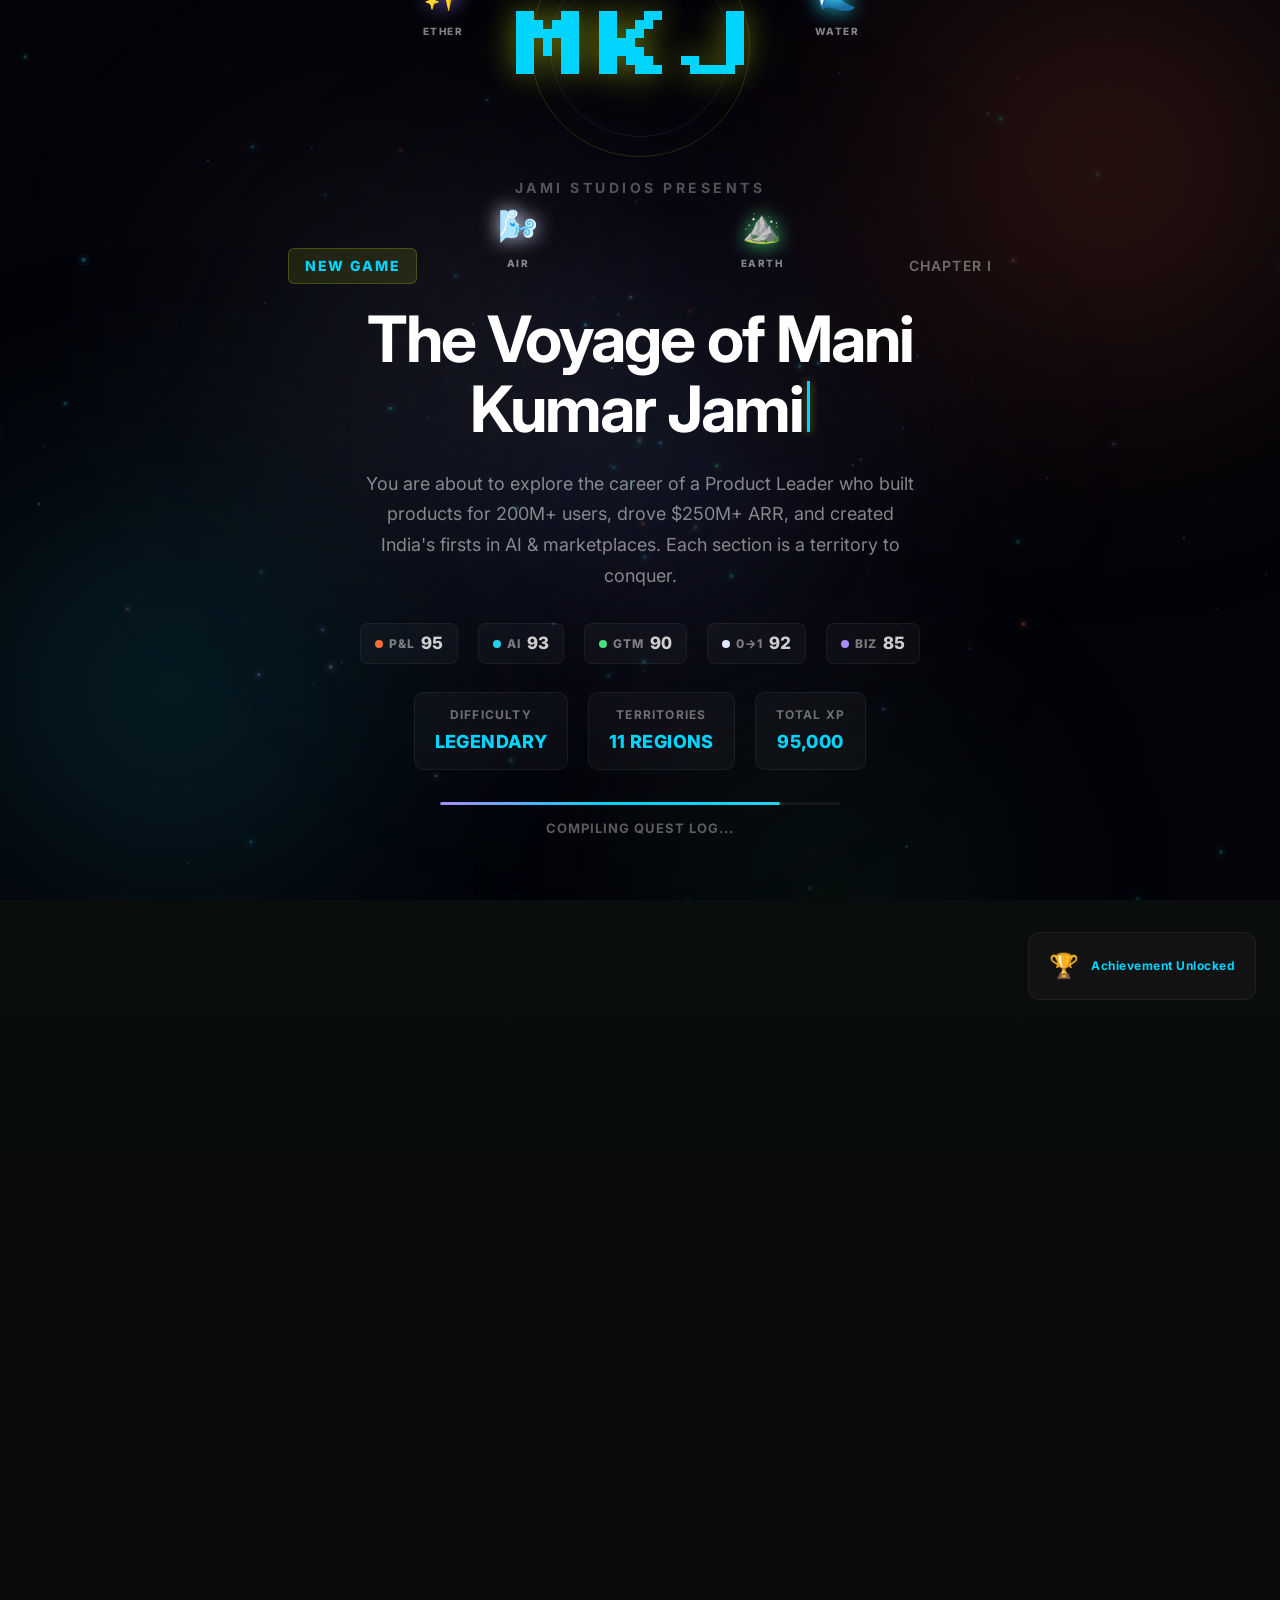
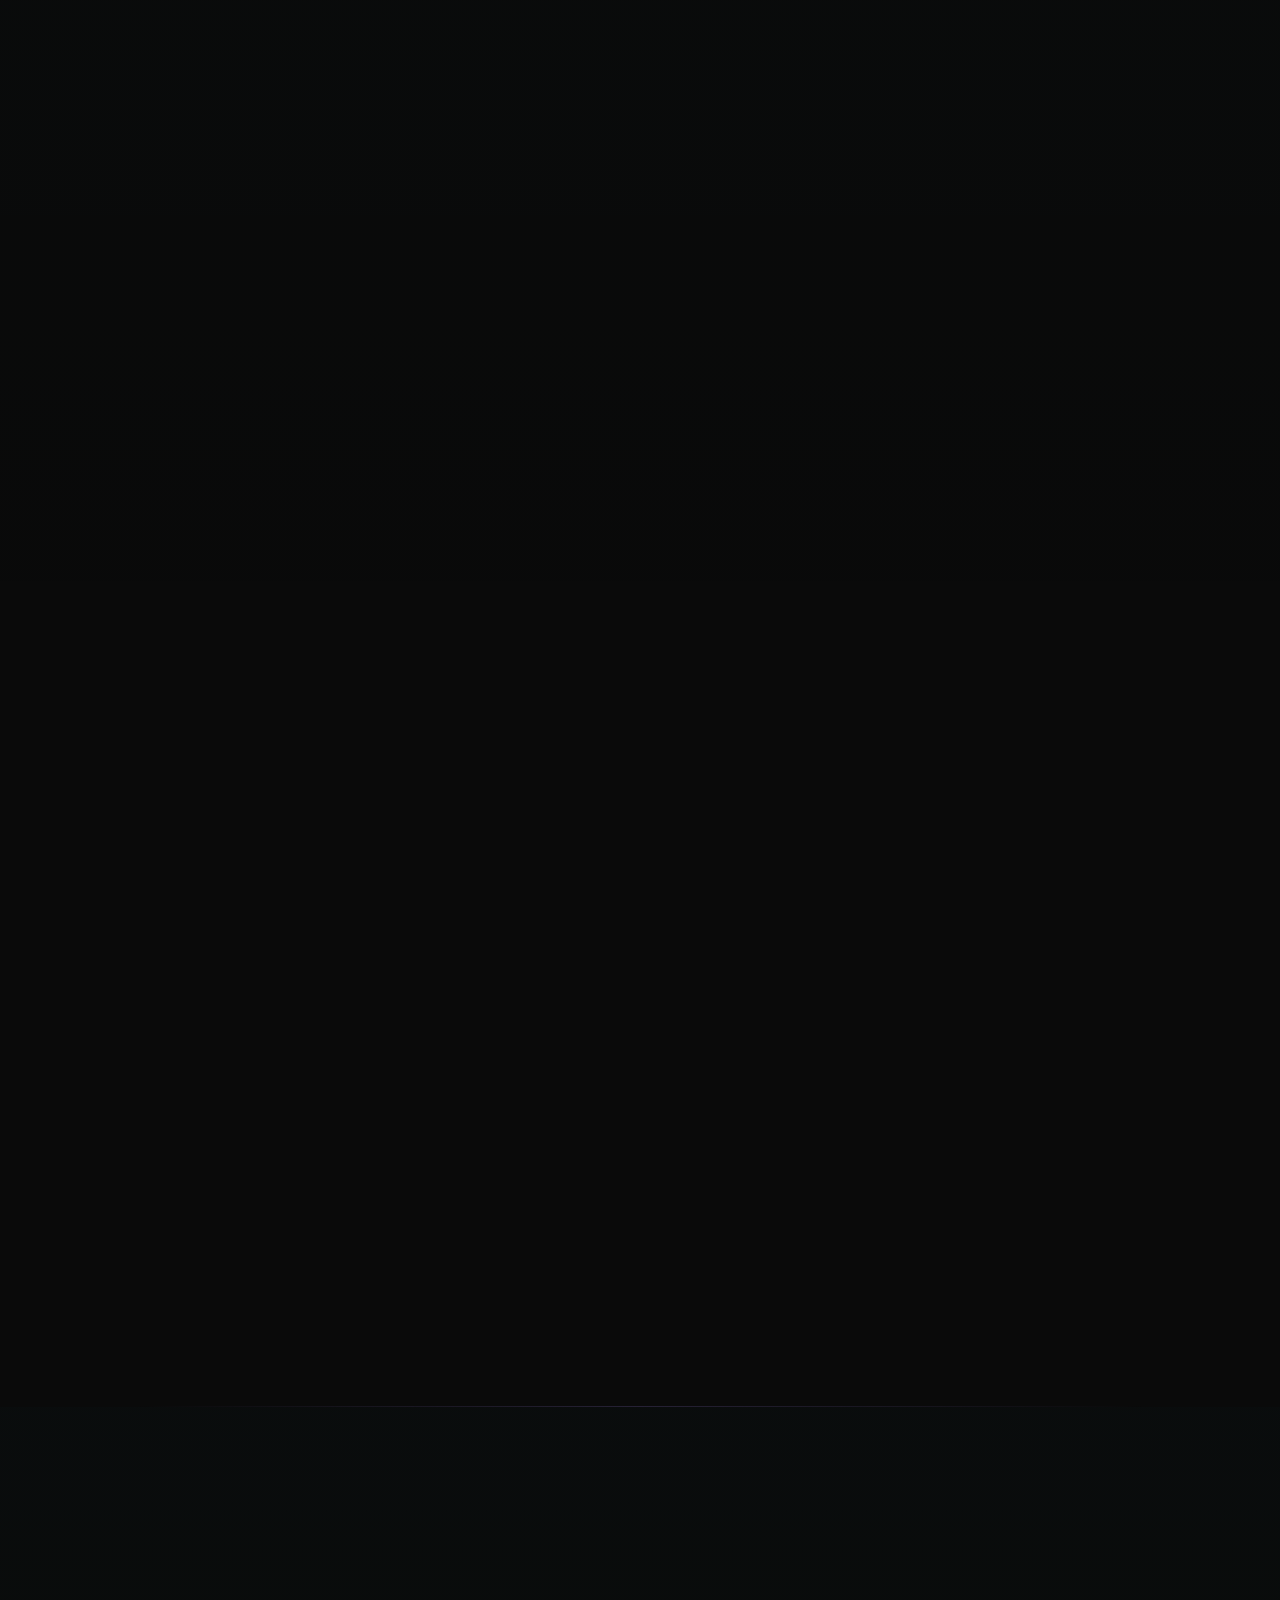
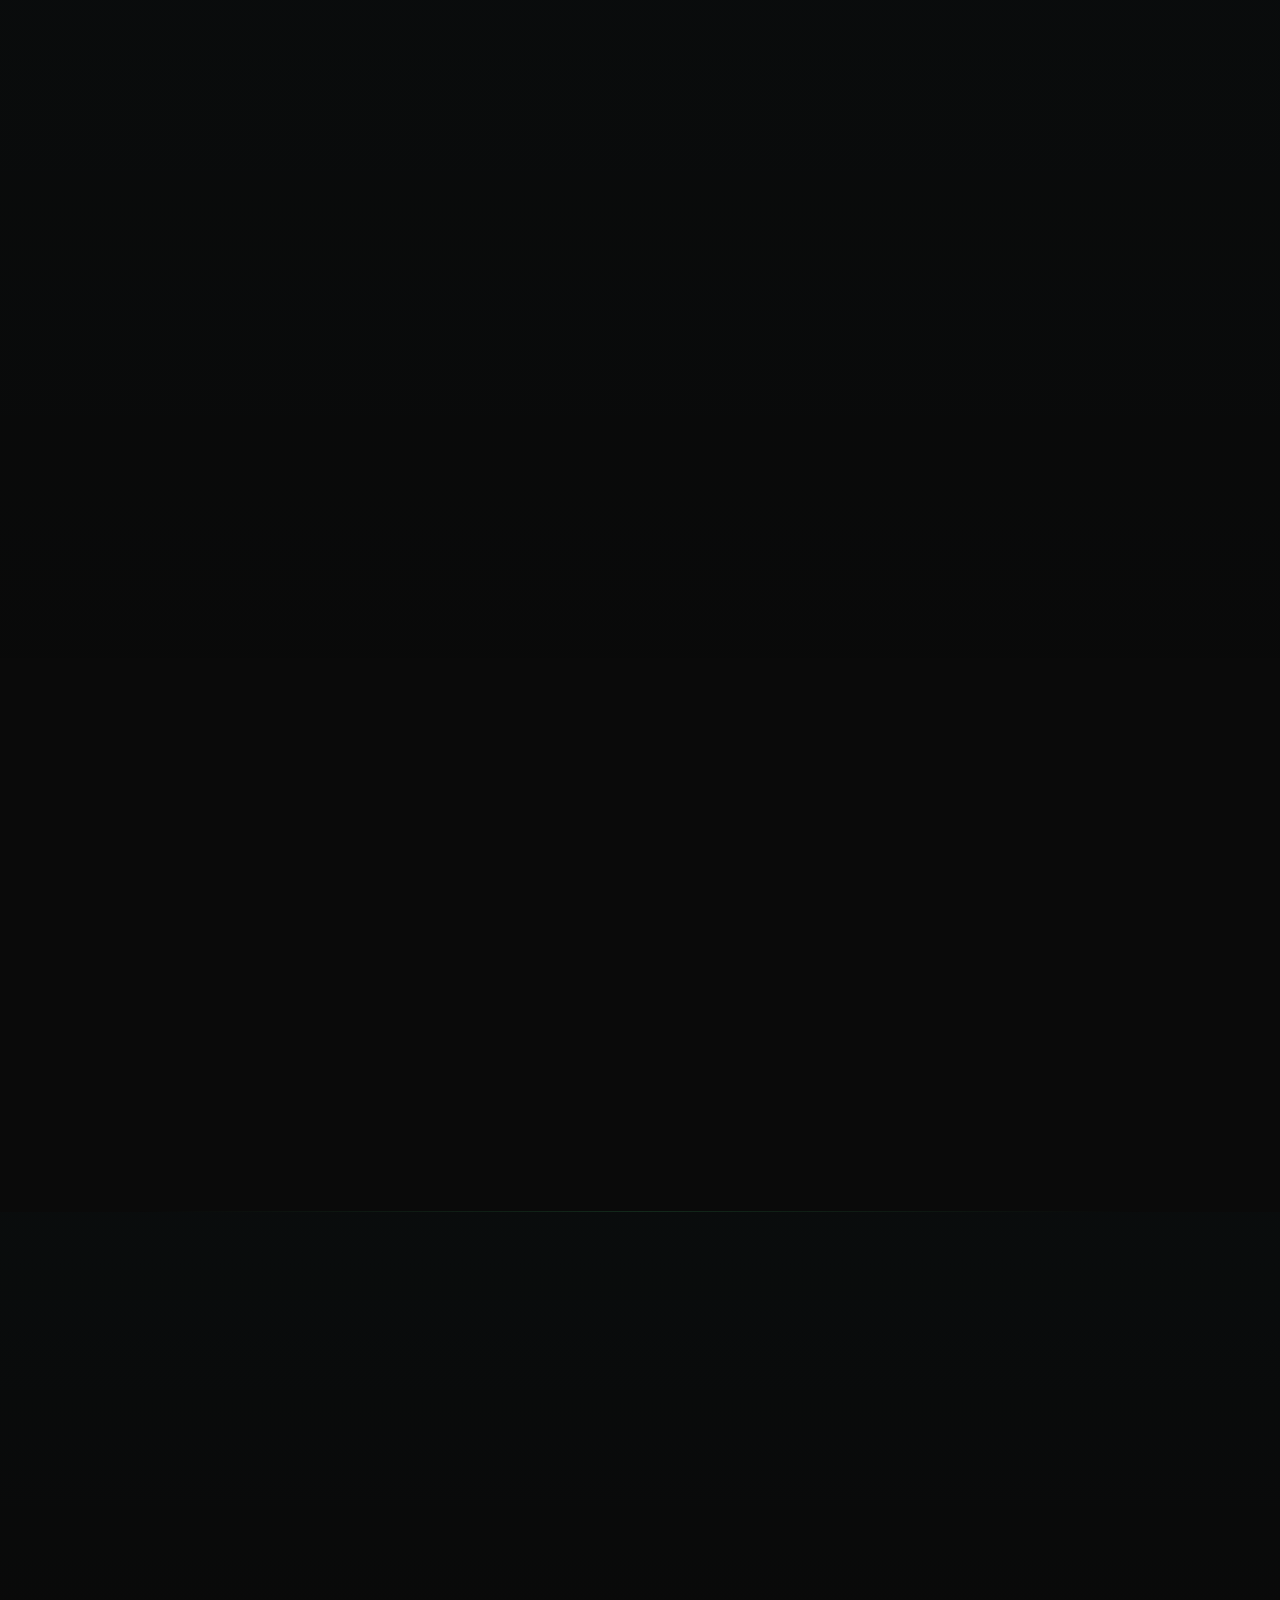
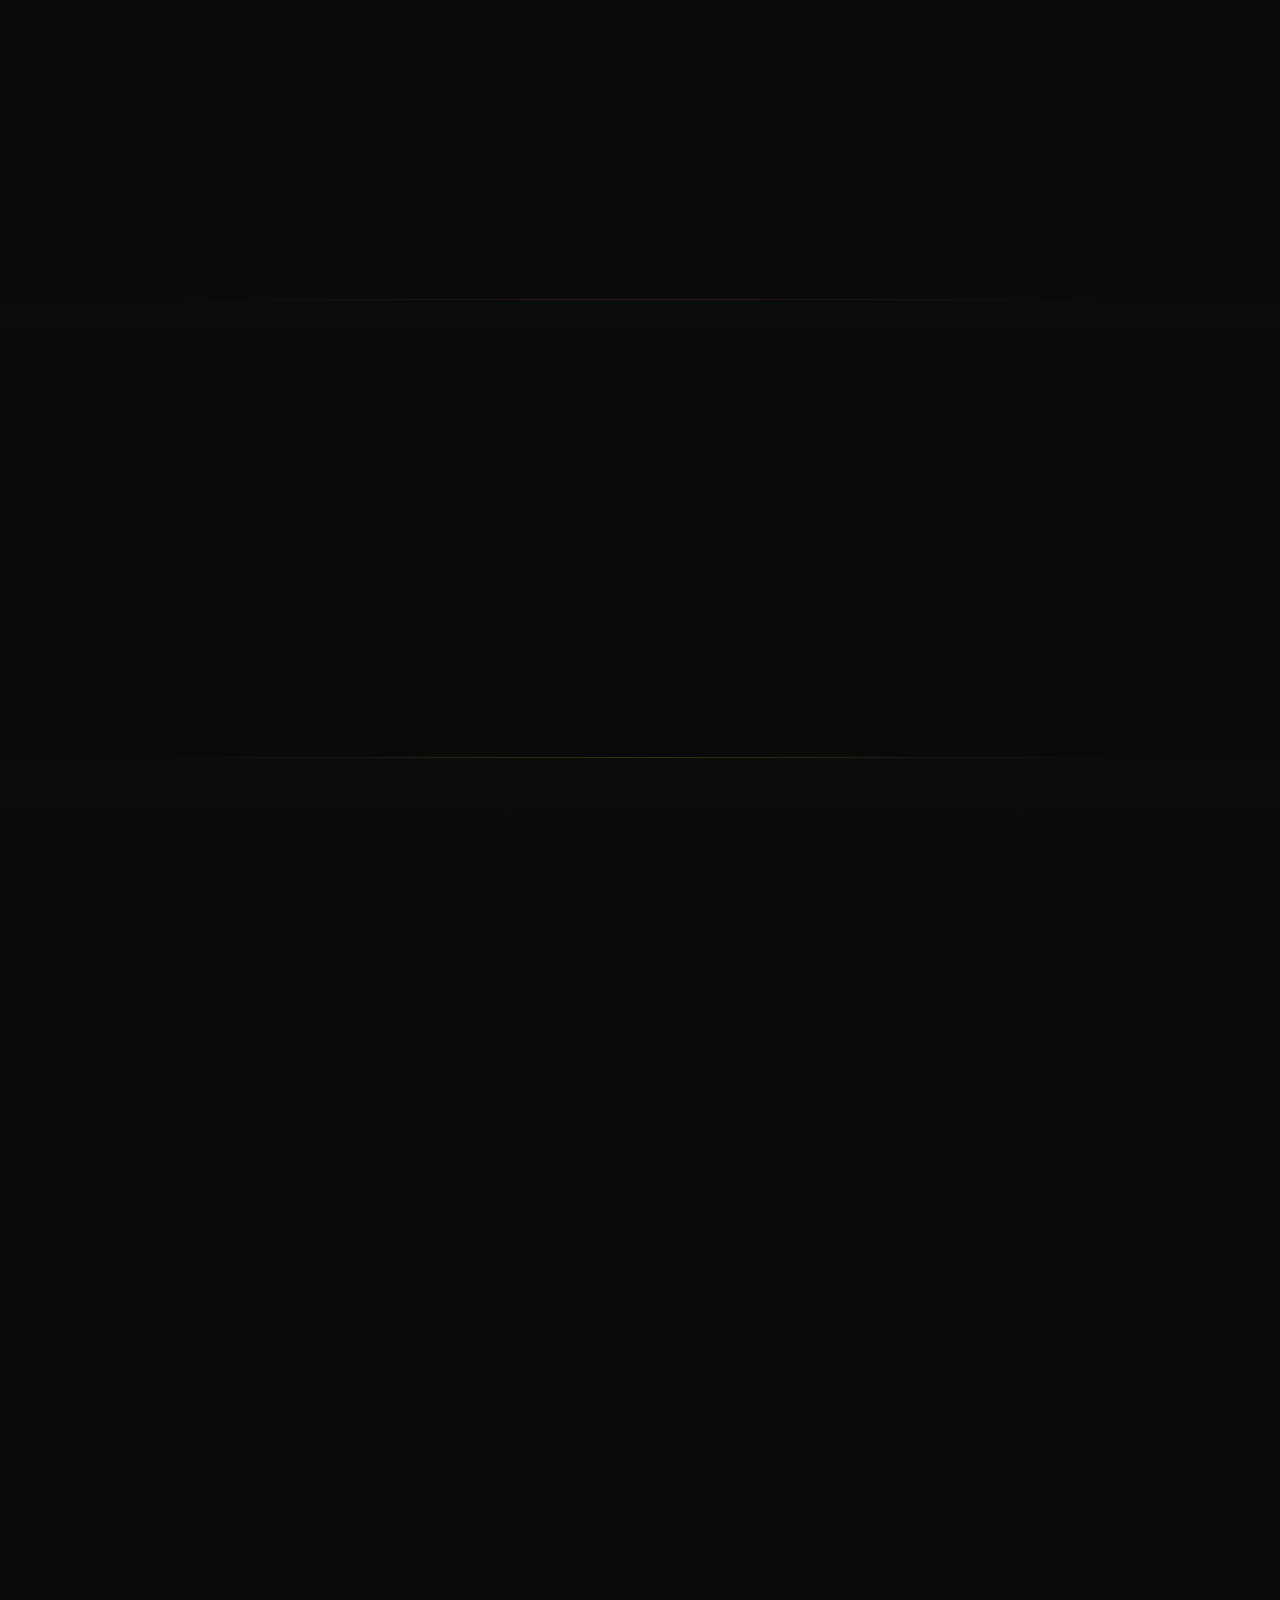
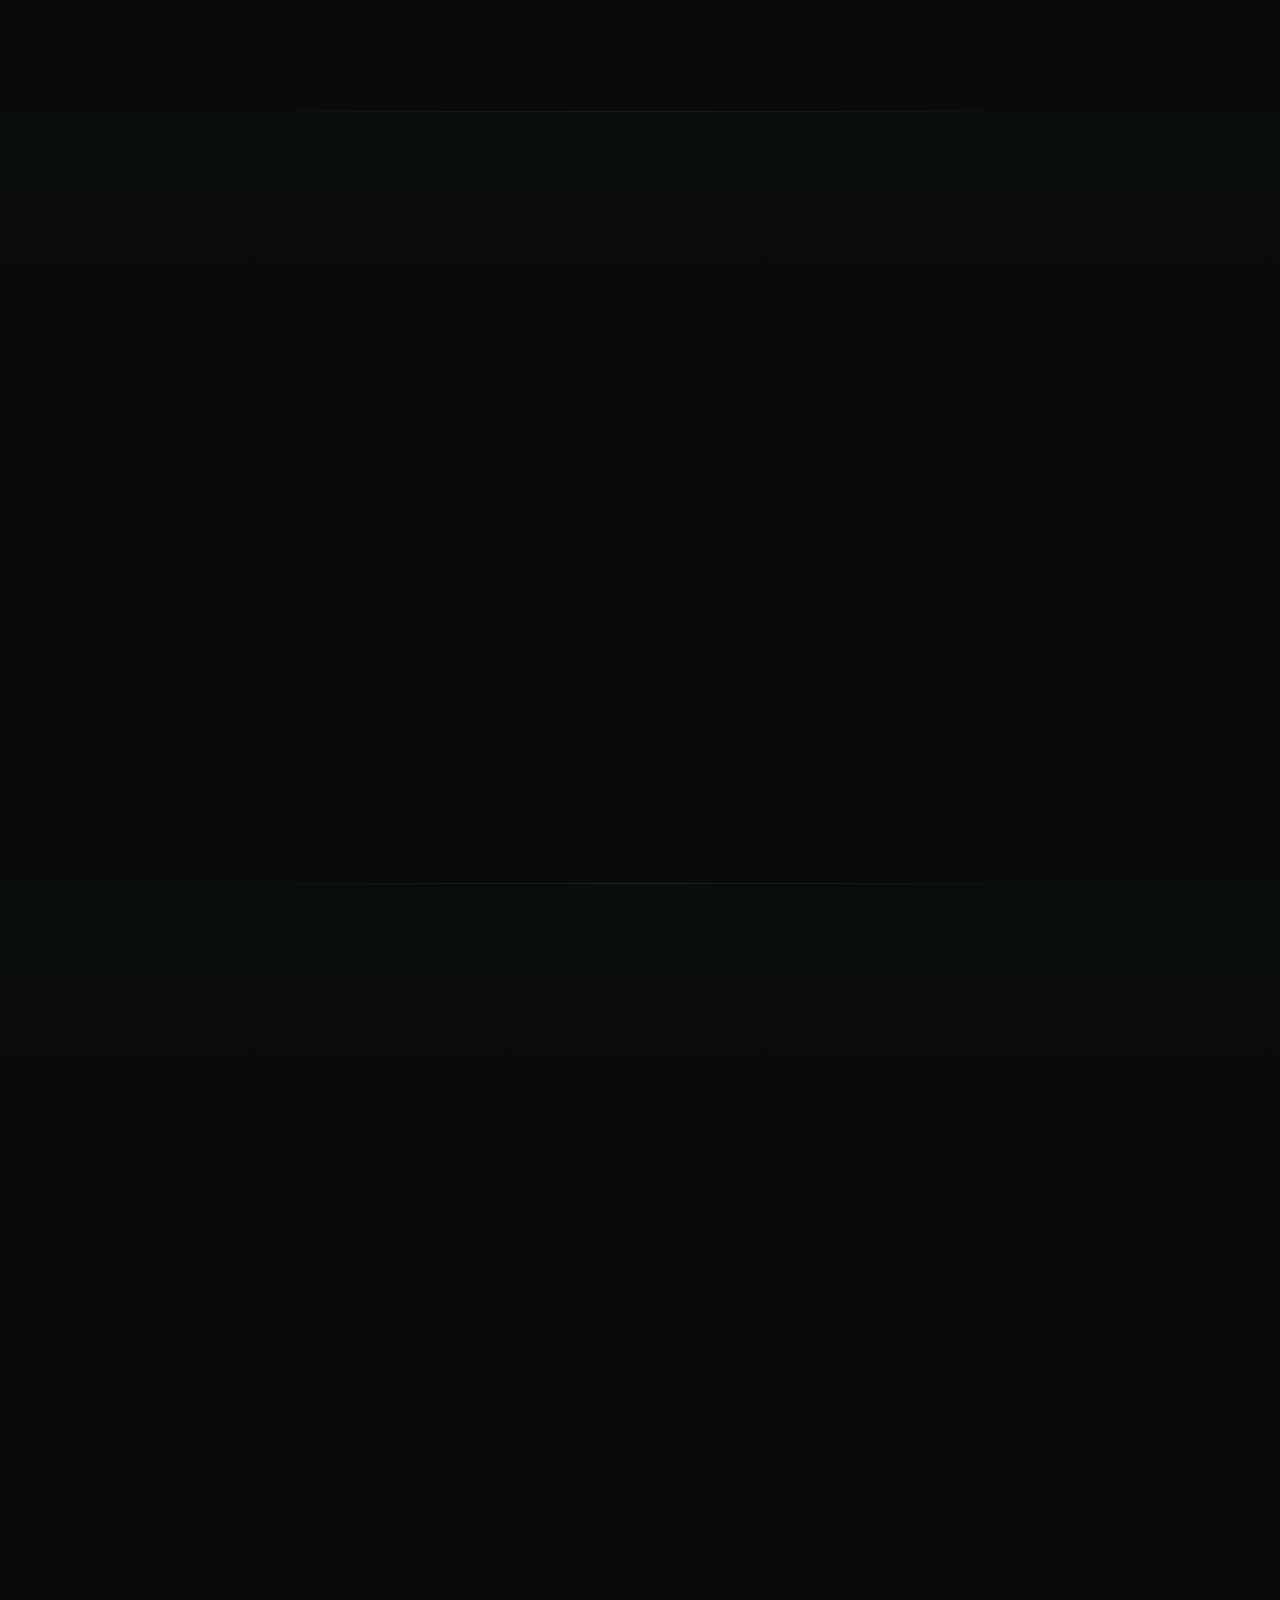
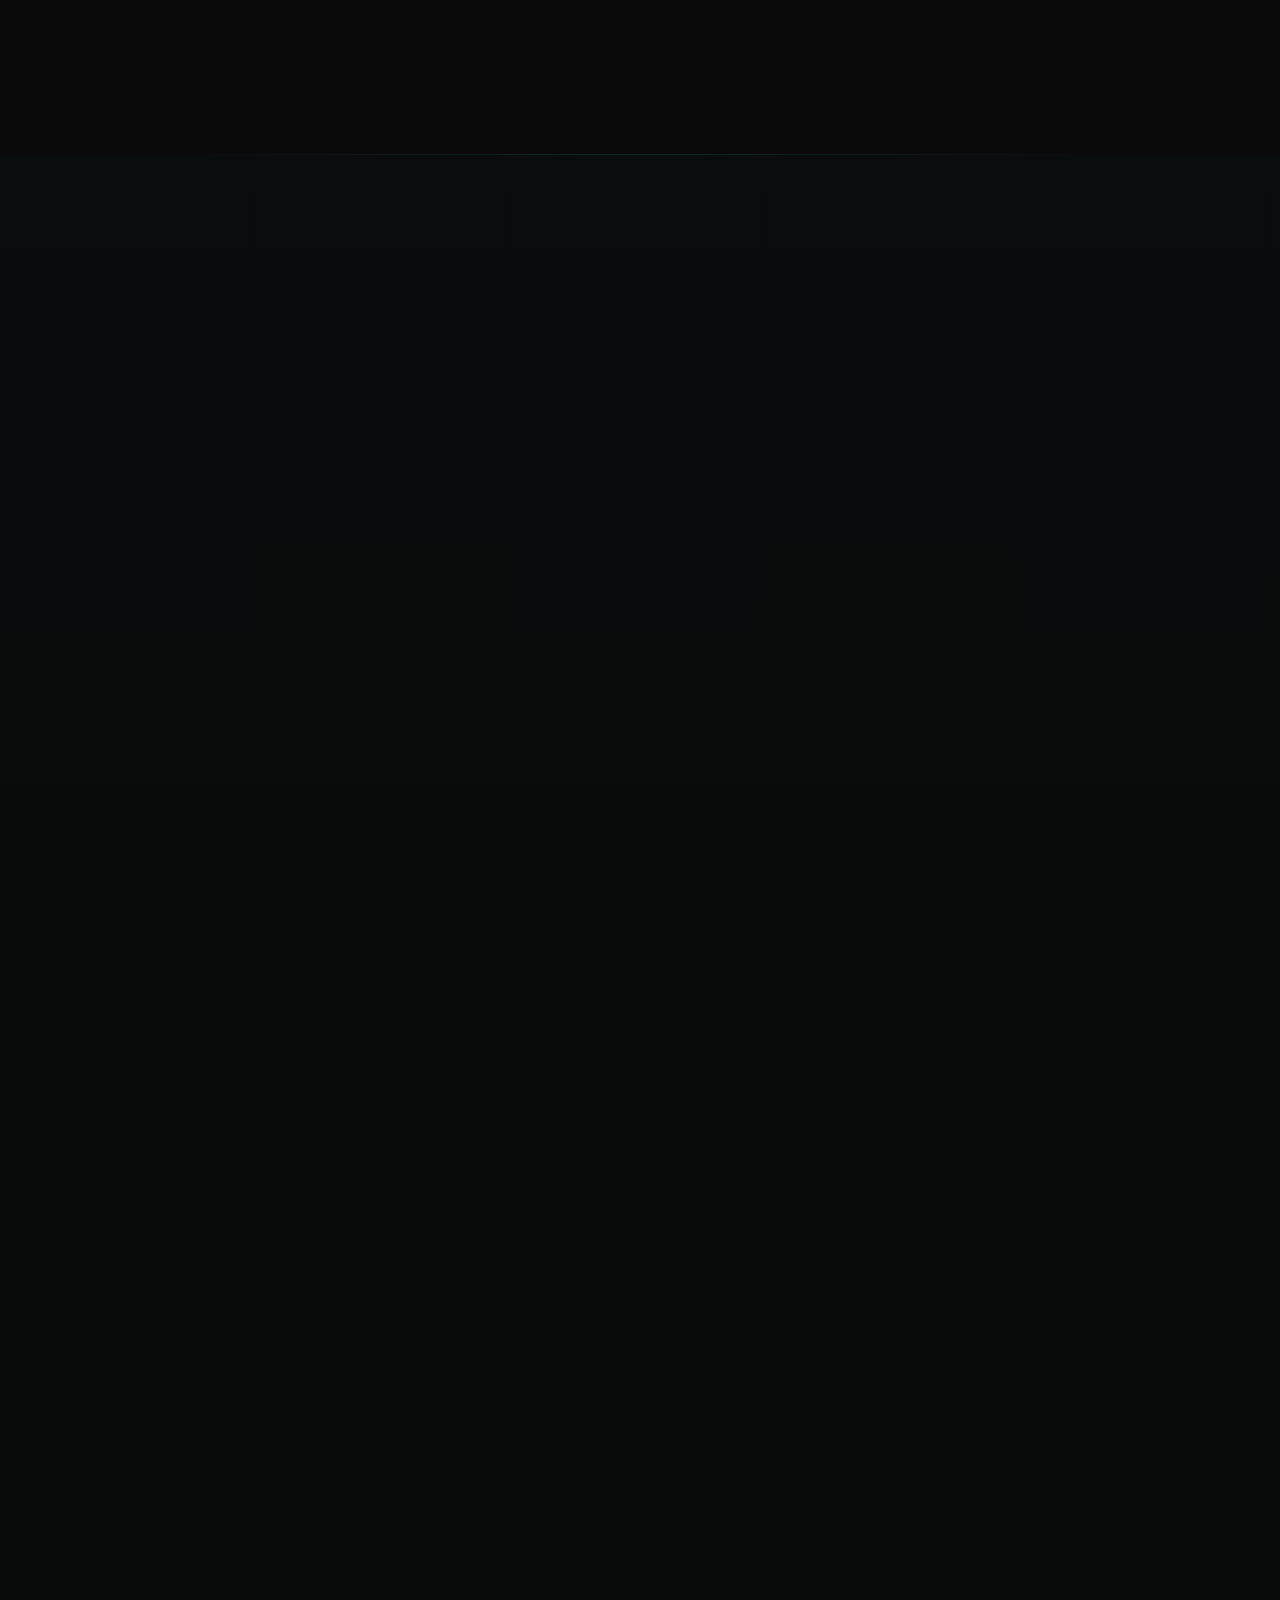
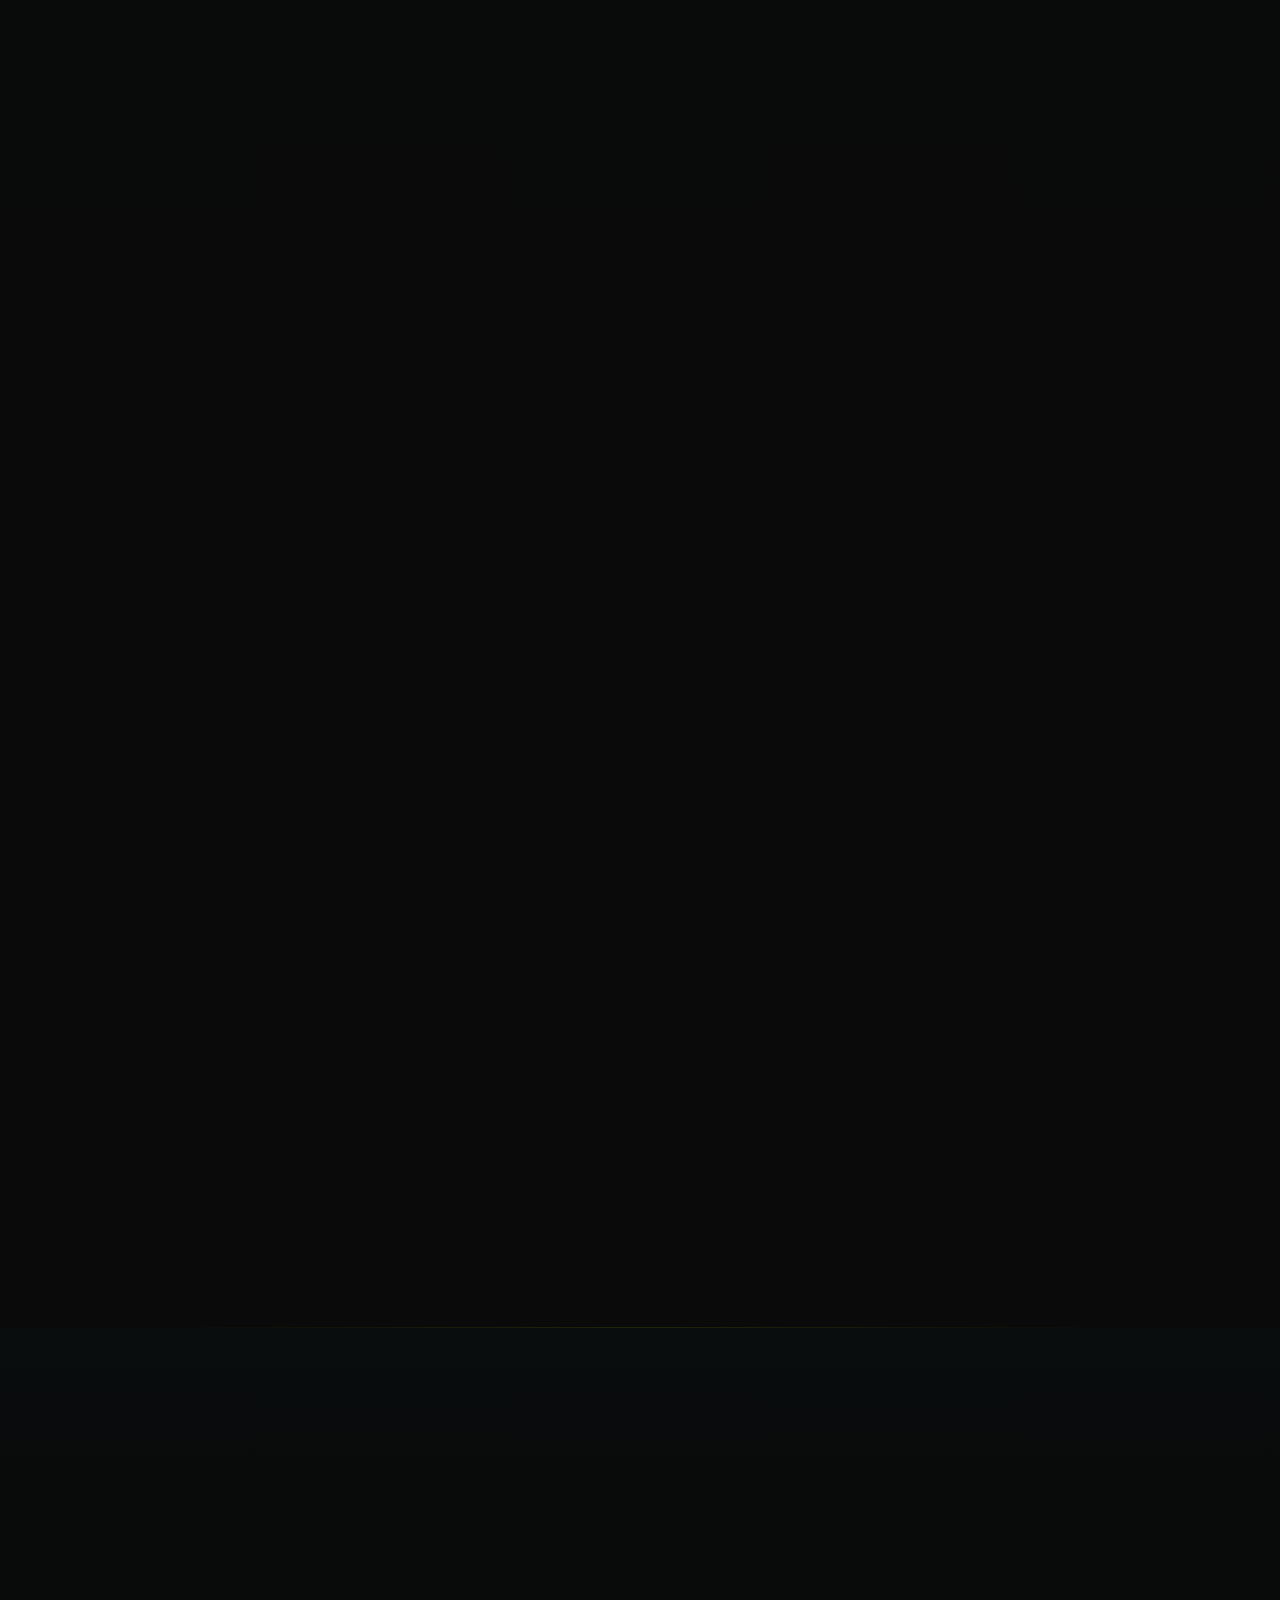
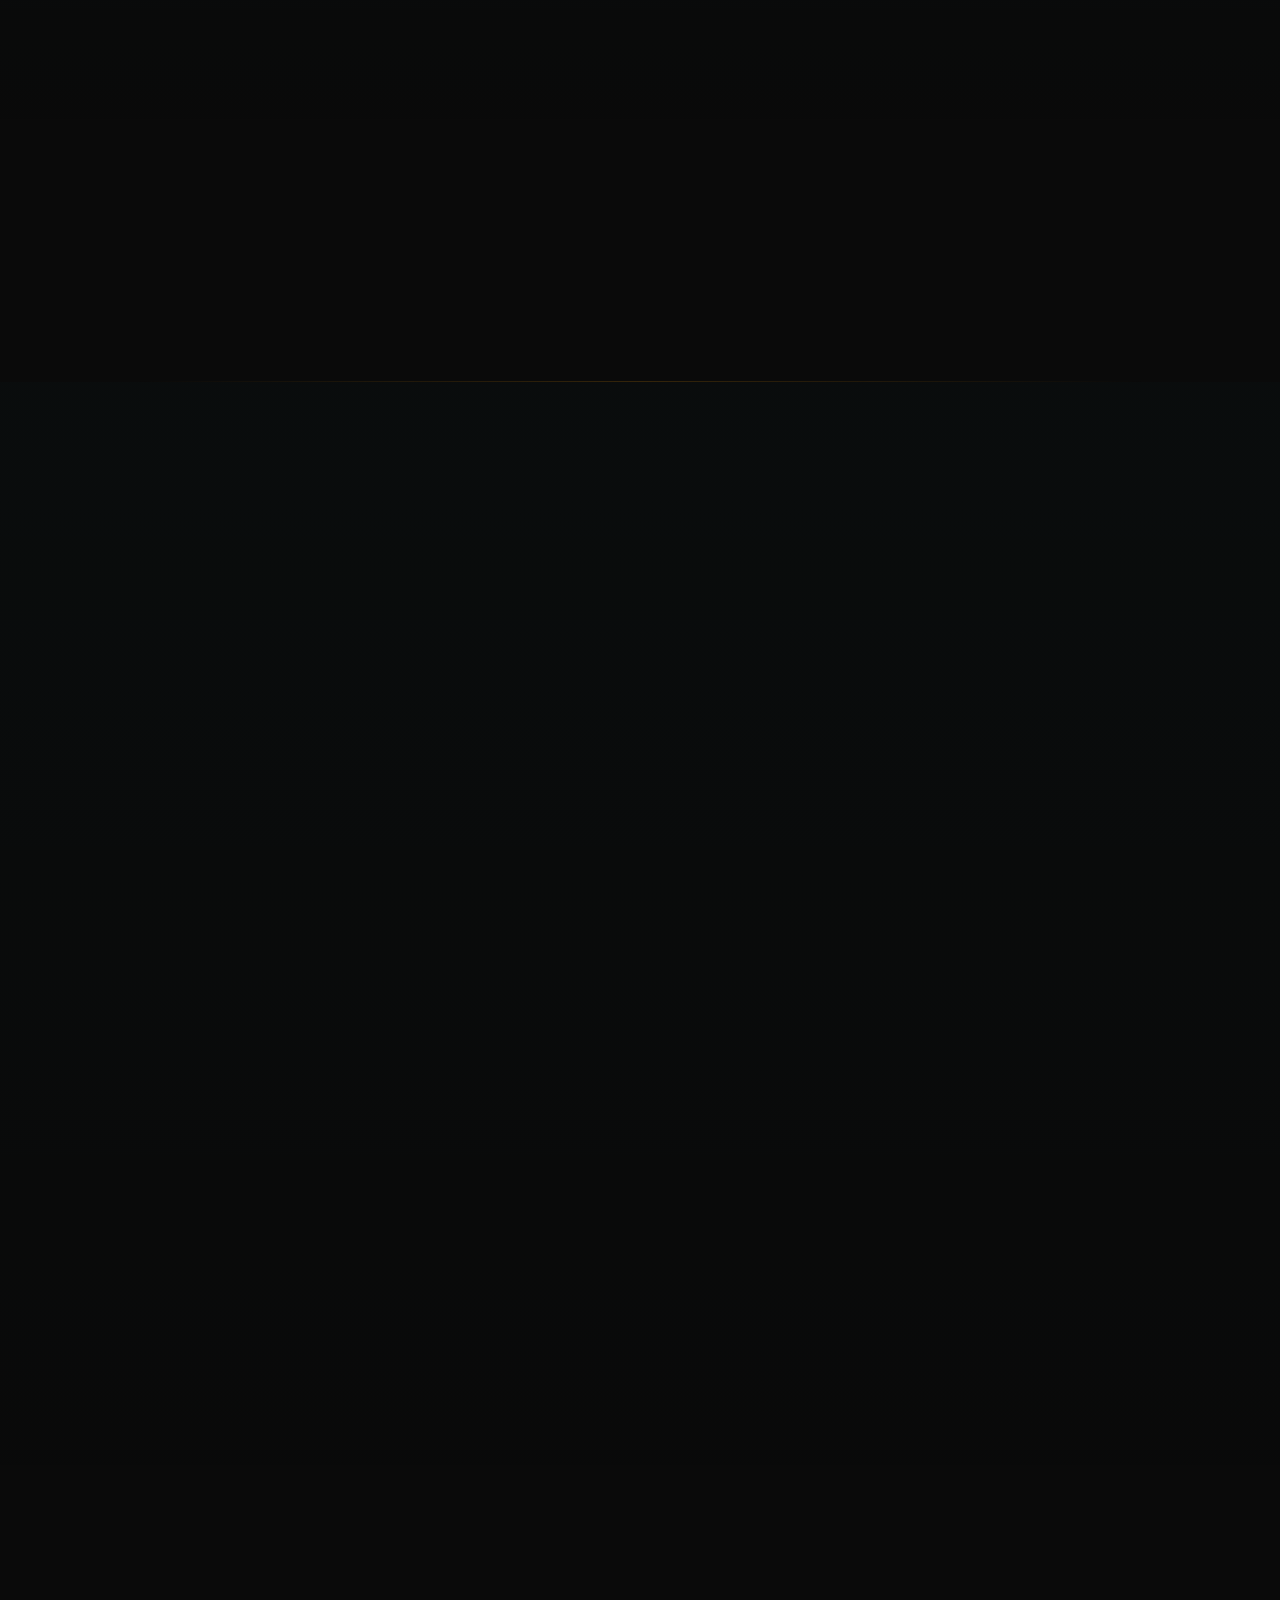
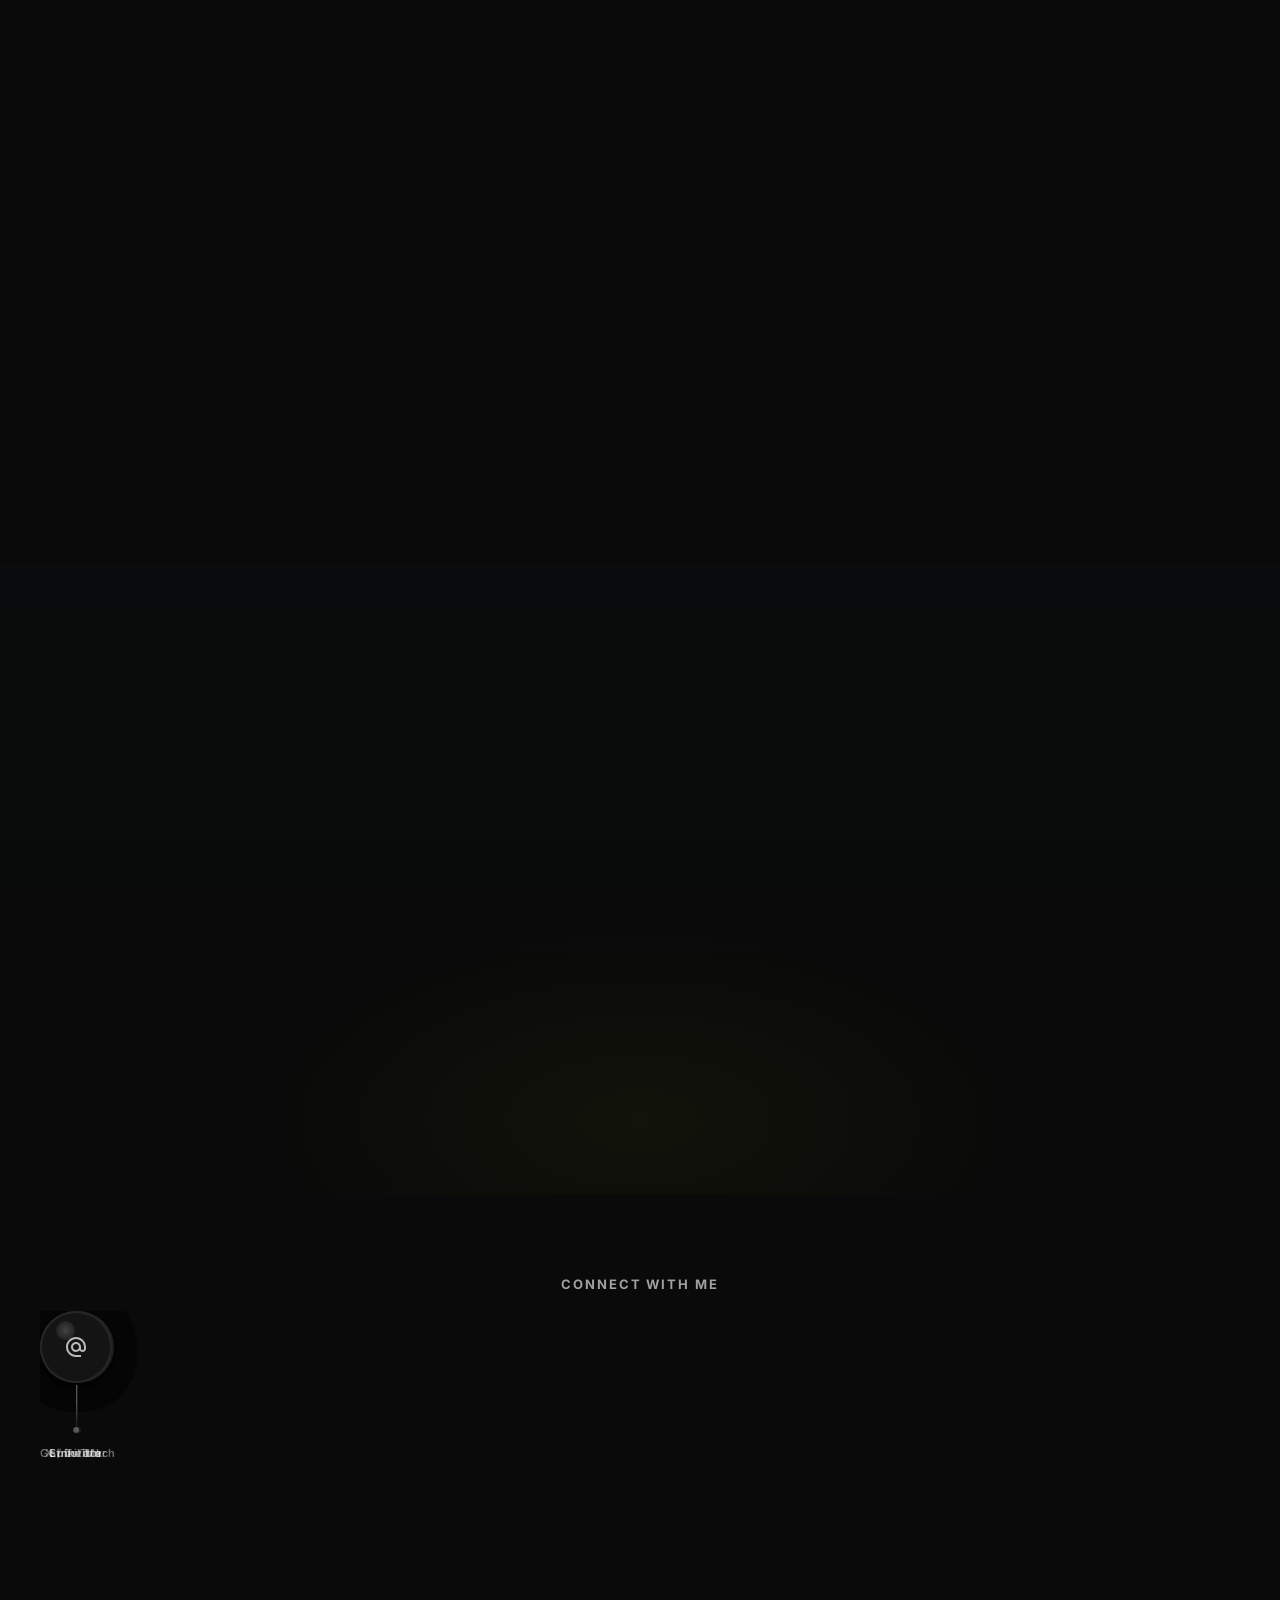
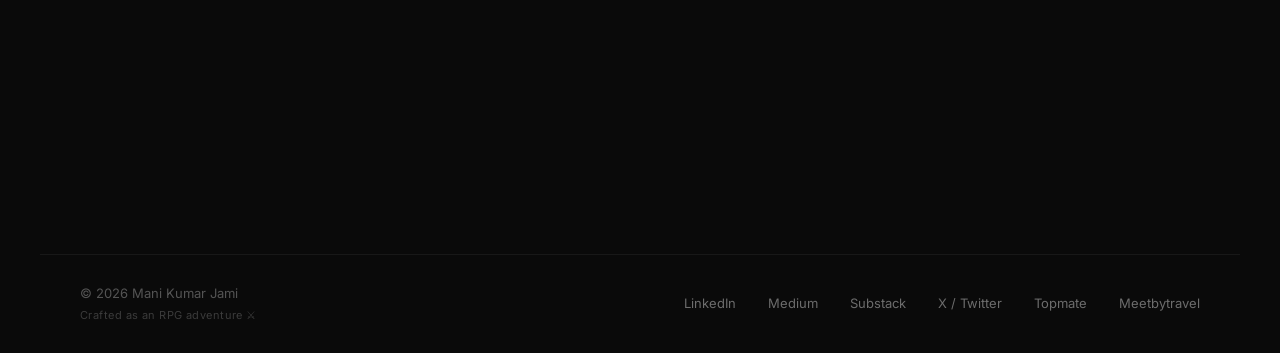
<file: index.html>
<!DOCTYPE html>
<html lang="en">
<head>
    <meta charset="UTF-8">
    <meta name="viewport" content="width=device-width, initial-scale=1.0">
    <title>Mani Kumar Jami — Product Leader & 2X Founder | AI Builder</title>
    <meta name="description" content="Product strategist, AI builder, and 2X founder based in Bengaluru. Built Meetbytravel to profitability. MBA Xavier, CFA L1, Bloomberg Certified. Explore my career like an RPG.">
    <meta name="keywords" content="Mani Kumar Jami, Product Leader, AI Builder, Founder, Meetbytravel, DriveX, MBA Xavier, Product Strategy">
    <meta name="author" content="Mani Kumar Jami">
    <meta name="robots" content="index, follow">
    <link rel="canonical" href="https://manikumarjami.com">

    <!-- Open Graph -->
    <meta property="og:type" content="website">
    <meta property="og:title" content="Mani Kumar Jami — Product Leader & 2X Founder | AI Builder">
    <meta property="og:description" content="Product strategist, AI builder, and 2X founder. $250M+ ARR, 200M+ users. Explore my career like an RPG adventure.">
    <meta property="og:url" content="https://manikumarjami.com">
    <meta property="og:site_name" content="Mani Kumar Jami">
    <meta property="og:image" content="https://manikumarjami.com/assets/img/og-card.svg">
    <meta property="og:image:width" content="1200">
    <meta property="og:image:height" content="630">
    <meta property="og:image:alt" content="Mani Kumar Jami — Product Leader, AI Builder, 2X Founder. Explore the RPG portfolio.">
    <meta property="og:locale" content="en_US">

    <!-- Twitter Card -->
    <meta name="twitter:card" content="summary_large_image">
    <meta name="twitter:site" content="@manikumarjami">
    <meta name="twitter:creator" content="@manikumarjami">
    <meta name="twitter:title" content="Mani Kumar Jami — Product Leader & 2X Founder | AI Builder">
    <meta name="twitter:description" content="Product strategist, AI builder, and 2X founder. $250M+ ARR, 200M+ users. Explore my career like an RPG adventure.">
    <meta name="twitter:image" content="https://manikumarjami.com/assets/img/og-card.svg">
    <meta name="twitter:image:alt" content="Mani Kumar Jami — Product Leader, AI Builder, 2X Founder">

    <!-- Structured Data -->
    <script type="application/ld+json">
    {
        "@context": "https://schema.org",
        "@type": "Person",
        "name": "Mani Kumar Jami",
        "url": "https://manikumarjami.com",
        "jobTitle": "Product Lead",
        "worksFor": { "@type": "Organization", "name": "DriveX" },
        "alumniOf": [
            { "@type": "EducationalOrganization", "name": "Xavier Institute of Management" },
            { "@type": "EducationalOrganization", "name": "SRM University" }
        ],
        "knowsAbout": ["Product Strategy", "AI", "Machine Learning", "Entrepreneurship", "Investment Banking"],
        "sameAs": [
            "https://linkedin.com/in/manikumarjami",
            "https://medium.com/@manikumarjami",
            "https://substack.com/@emkayjami",
            "https://x.com/manikumarjami",
            "https://topmate.io/manikumarjami",
            "https://meetbytravel.com"
        ]
    }
    </script>

    <link rel="preconnect" href="https://fonts.googleapis.com">
    <link rel="preconnect" href="https://fonts.gstatic.com" crossorigin>
    <link href="https://fonts.googleapis.com/css2?family=Inter:wght@400;500;600;700;800&family=Press+Start+2P&display=swap" rel="stylesheet">
    <link rel="stylesheet" href="assets/css/styles.css">
    <link rel="stylesheet" href="assets/css/elements.css">
    <link rel="stylesheet" href="assets/css/fog-gate.css">
    <link rel="stylesheet" href="assets/css/card-arena.css">
    <link rel="stylesheet" href="assets/css/weather.css">
</head>
<body>

    <!-- GAME BOOT SCREEN — Built dynamically from cms/content.js -->
    <div id="game-boot" class="game-boot">
        <canvas id="boot-canvas" class="boot-canvas"></canvas>
        <div class="element-glow element-glow--fire"></div>
        <div class="element-glow element-glow--water"></div>
        <div class="element-glow element-glow--earth"></div>
        <div class="element-glow element-glow--air"></div>
        <div class="element-glow element-glow--ether"></div>
        <div class="boot-content" id="boot-content"></div>
    </div>

    <!-- TERRITORY HUD (Age of Empires style) -->
    <div class="territory-hud" id="territory-hud">
        <div class="territory-banner" id="territory-banner">
            <div class="territory-icon" id="territory-icon"></div>
            <div class="territory-info">
                <span class="territory-tag" id="territory-tag">ENTERING</span>
                <span class="territory-name" id="territory-name"></span>
            </div>
        </div>
    </div>

    <!-- Particle canvas -->
    <canvas id="particles" class="particle-canvas"></canvas>

    <!-- EMOJI AVATAR CURSOR -->
    <div id="emoji-cursor" class="emoji-cursor">
        <span class="cursor-emoji"></span>
        <span class="cursor-label"></span>
    </div>

    <!-- MINI-MAP -->
    <div class="minimap" id="minimap">
        <div class="minimap-title">MAP</div>
        <div class="minimap-dots" id="minimap-dots"></div>
        <div class="minimap-player" id="minimap-player"></div>
    </div>

    <!-- RESOURCE HUD (strategy game style) -->
    <div class="resource-hud" id="resource-hud">
        <div class="resource-item" data-resource="intel">
            <span class="resource-icon">&#x1F4A1;</span>
            <span class="resource-val" id="res-intel">0</span>
            <span class="resource-label">INTEL</span>
        </div>
        <div class="resource-item" data-resource="xp">
            <span class="resource-icon">&#x2B50;</span>
            <span class="resource-val" id="res-xp">0</span>
            <span class="resource-label">XP</span>
        </div>
        <div class="resource-item" data-resource="territories">
            <span class="resource-icon">&#x1F30D;</span>
            <span class="resource-val" id="res-territories">0/9</span>
            <span class="resource-label">ZONES</span>
        </div>
    </div>

    <!-- COMBO COUNTER -->
    <div class="combo-counter" id="combo-counter">
        <span class="combo-number" id="combo-number">0</span>
        <span class="combo-label">COMBO</span>
    </div>

    <!-- SOUND TOGGLE -->
    <button class="sound-toggle" id="sound-toggle" aria-label="Toggle sound">
        <span id="sound-icon">&#x1F50A;</span>
    </button>

    <!-- LEVEL-UP NOTIFICATION -->
    <div class="levelup-toast" id="levelup-toast">
        <div class="levelup-icon">&#x2B50;</div>
        <div class="levelup-text">
            <span class="levelup-title">LEVEL UP!</span>
            <span class="levelup-desc" id="levelup-desc">You reached LVL 2</span>
        </div>
    </div>

    <!-- ACHIEVEMENT TOAST -->
    <div class="achievement-toast" id="achievement-toast">
        <div class="ach-toast-icon" id="ach-toast-icon">&#x1F3C6;</div>
        <div class="ach-toast-text">
            <span class="ach-toast-title" id="ach-toast-title">Achievement Unlocked</span>
            <span class="ach-toast-desc" id="ach-toast-desc"></span>
        </div>
    </div>

    <!-- SAVE GAME BANNER -->
    <div class="save-banner" id="save-banner">
        <div class="save-banner-inner">
            <span>&#x1F3AE; Welcome back, adventurer!</span>
            <button class="save-resume-btn" id="save-resume-btn">Resume from LVL <span id="save-level">1</span></button>
            <button class="save-dismiss-btn" id="save-dismiss-btn">Start Fresh</button>
        </div>
    </div>

    <!-- XP NAV BAR — links built from cms/content.js -->
    <nav id="xp-nav">
        <div class="nav-inner">
            <div class="nav-left">
                <span class="nav-name" id="nav-name"></span>
                <button class="element-reselect" id="element-reselect" title="Change Element">
                    <span class="element-reselect-icon" id="element-reselect-icon"></span>
                    <span class="element-reselect-label" id="element-reselect-label"></span>
                </button>
                <div class="mood-selector" id="mood-selector">
                    <div class="mood-toggle" id="mood-toggle">
                        <span class="mood-toggle-icon" id="mood-toggle-icon"></span>
                        <span class="mood-toggle-label" id="mood-toggle-label"></span>
                    </div>
                    <div class="mood-dropdown" id="mood-dropdown"></div>
                </div>
                <div class="xp-badge" id="xp-badge">
                    <span class="xp-level" id="xp-level">LVL 1</span>
                    <div class="xp-bar-track" title="Click to jump to any point">
                        <div class="xp-bar-fill" id="xp-fill"></div>
                        <div class="xp-bar-marker" id="xp-bar-marker"></div>
                    </div>
                    <span class="xp-percent" id="xp-percent">0%</span>
                    <span class="xp-zones" id="xp-zones">0/12</span>
                </div>
            </div>
            <div class="nav-links" id="nav-links-desktop"></div>
            <div class="nav-hamburger" id="hamburger">
                <span></span><span></span><span></span>
            </div>
        </div>
        <div class="mobile-menu" id="mobile-menu"></div>
    </nav>

    <main>
    <!-- HERO — CHARACTER CARD REVEAL -->
    <section id="about" class="hero-section fog-section" data-fog="true" aria-label="About Mani Kumar Jami">
        <canvas id="hero-particles" class="hero-particle-canvas"></canvas>
        <div class="hero-content">
            <div class="hero-card-wrapper" id="hero-card-wrapper">
                <div class="hero-card" id="hero-card">
                    <!-- Card Front -->
                    <div class="hcard-front">
                        <div class="hcard-glow-ring"></div>
                        <div class="hcard-header">
                            <span class="hcard-class" id="hcard-class"></span>
                            <span class="hcard-level" id="hcard-level"></span>
                        </div>
                        <div class="hcard-name-block">
                            <h1 class="hcard-name" id="hcard-name"></h1>
                            <p class="hcard-tagline" id="hcard-tagline"></p>
                        </div>
                        <div class="hcard-bars" id="hcard-bars"></div>
                        <div class="hcard-summary" id="hcard-summary"></div>
                        <div class="hcard-highlights" id="hcard-highlights"></div>
                        <div class="hcard-tags" id="hcard-tags"></div>
                    </div>
                </div>
            </div>
        </div>
        <div class="hero-glow"></div>
        <div class="hero-glow-secondary"></div>
        <div class="scroll-hint" id="scroll-hint">
            <span>Scroll to explore</span>
            <div class="scroll-arrow"></div>
        </div>
    </section>

    <!-- All section headers populated from cms/content.js sectionHeaders -->
    <section id="quest-log" class="section fog-section" data-fog="true" aria-label="Professional Experience">
        <div class="section-container">
            <div class="section-header" data-section-key="quest-log"></div>
            <div class="timeline" id="professional-timeline"></div>
        </div>
    </section>

    <section id="academic" class="section section-surface fog-section" data-fog="true" aria-label="Education">
        <div class="section-container">
            <div class="section-header" data-section-key="academic"></div>
            <div class="acad-tree" id="academic-tree"></div>
        </div>
    </section>

    <section id="ventures" class="section fog-section" data-fog="true" aria-label="Entrepreneurship">
        <div class="section-container">
            <div class="section-header" data-section-key="ventures"></div>
            <div class="venture-grid" id="venture-grid"></div>
        </div>
    </section>

    <section id="boss-battles" class="section section-surface fog-section" data-fog="true" aria-label="Boss Battles">
        <div class="section-container">
            <div class="section-header" data-section-key="boss-battles"></div>
            <div class="boss-grid-wrap">
                <div class="boss-grid" id="boss-grid"></div>
            </div>
            <div class="battle-scars" id="battle-scars"></div>
        </div>
    </section>

    <section id="skill-tree" class="section section-surface fog-section" data-fog="true" aria-label="Skills">
        <div class="section-container">
            <div class="section-header-row">
                <div class="section-header" data-section-key="skill-tree"></div>
                <div class="xp-counter reveal" id="xp-counter">
                    <span class="xp-number" id="xp-total">0</span>
                    <span class="xp-label">TOTAL XP EARNED</span>
                </div>
            </div>
            <div class="skills-list" id="skills-list"></div>
        </div>
    </section>

    <section id="stats" class="section fog-section" data-fog="true" aria-label="Character Stats">
        <div class="section-container">
            <div class="section-header" data-section-key="stats"></div>
            <div class="stats-wrapper reveal">
                <canvas id="radar-chart" width="400" height="400"></canvas>
                <div class="stats-legend" id="stats-legend"></div>
            </div>
        </div>
    </section>

    <section id="genai" class="section fog-section" data-fog="true" aria-label="GenAI Portfolio">
        <div class="section-container">
            <div class="section-header" data-section-key="genai"></div>
            <div class="genai-grid" id="genai-grid"></div>
        </div>
    </section>

    <section id="portfolio" class="section section-surface fog-section" data-fog="true" aria-label="Portfolio">
        <div class="section-container">
            <div class="section-header" data-section-key="portfolio"></div>
            <div class="portfolio-grid" id="portfolio-grid"></div>
        </div>
    </section>

    <section id="inventory" class="section section-surface fog-section" data-fog="true" aria-label="Tech Stack">
        <div class="section-container">
            <div class="section-header" data-section-key="inventory"></div>
            <div class="inventory-grid" id="inventory-grid"></div>
        </div>
    </section>

    <section id="achievements" class="section fog-section" data-fog="true" aria-label="Achievements">
        <div class="section-container">
            <div class="section-header" data-section-key="achievements"></div>
            <div class="achievement-grid" id="achievement-grid"></div>
        </div>
    </section>

    <!-- CTA — DIALOGUE BOX -->
    <section id="contact" class="section cta-section fog-section" data-fog="true" aria-label="Contact">
        <div class="cta-glow"></div>
        <div class="dialogue-box reveal" id="dialogue-box">
            <div class="dialogue-header">
                <span class="dialogue-npc-icon">&#x1F9D9;&#x200D;&#x2642;&#xFE0F;</span>
                <span class="dialogue-npc-name" id="dialogue-npc-name"></span>
            </div>
            <p class="dialogue-text" id="dialogue-text"></p>
            <div class="dialogue-options" id="dialogue-options"></div>
        </div>
    </section>
    </main>

    <!-- BOUNCING SOCIAL BALLOONS -->
    <section class="balloon-cta" id="balloon-cta">
        <div class="balloon-cta-label">CONNECT WITH ME</div>
        <div class="balloon-field" id="balloon-field">
            <a href="https://substack.com/@emkayjami" target="_blank" rel="noopener" class="balloon-link" data-color="#FF6719" aria-label="Substack">
                <div class="balloon-orb">
                    <svg width="24" height="24" viewBox="0 0 24 24" fill="currentColor"><path d="M22.539 8.242H1.46V5.406h21.08v2.836zM1.46 10.812V24L12 18.11 22.54 24V10.812H1.46zM22.54 0H1.46v2.836h21.08V0z"/></svg>
                </div>
                <span class="balloon-label">Substack</span>
                <div class="balloon-string"></div>
            </a>
            <a href="https://linkedin.com/in/manikumarjami" target="_blank" rel="noopener" class="balloon-link" data-color="#0A66C2" aria-label="LinkedIn">
                <div class="balloon-orb">
                    <svg width="24" height="24" viewBox="0 0 24 24" fill="currentColor"><path d="M20.447 20.452h-3.554v-5.569c0-1.328-.027-3.037-1.852-3.037-1.853 0-2.136 1.445-2.136 2.939v5.667H9.351V9h3.414v1.561h.046c.477-.9 1.637-1.85 3.37-1.85 3.601 0 4.267 2.37 4.267 5.455v6.286zM5.337 7.433a2.062 2.062 0 01-2.063-2.065 2.064 2.064 0 112.063 2.065zm1.782 13.019H3.555V9h3.564v11.452zM22.225 0H1.771C.792 0 0 .774 0 1.729v20.542C0 23.227.792 24 1.771 24h20.451C23.2 24 24 23.227 24 22.271V1.729C24 .774 23.2 0 22.222 0h.003z"/></svg>
                </div>
                <span class="balloon-label">LinkedIn</span>
                <div class="balloon-string"></div>
            </a>
            <a href="https://x.com/urstrulyemkay" target="_blank" rel="noopener" class="balloon-link" data-color="#FFFFFF" aria-label="X / Twitter">
                <div class="balloon-orb">
                    <svg width="22" height="22" viewBox="0 0 24 24" fill="currentColor"><path d="M18.244 2.25h3.308l-7.227 8.26 8.502 11.24H16.17l-5.214-6.817L4.99 21.75H1.68l7.73-8.835L1.254 2.25H8.08l4.713 6.231zm-1.161 17.52h1.833L7.084 4.126H5.117z"/></svg>
                </div>
                <span class="balloon-label">X / Twitter</span>
                <div class="balloon-string"></div>
            </a>
            <a href="mailto:manikumarjami@gmail.com" class="balloon-link balloon-cta-btn" data-color="#E4FF1A" aria-label="Get in Touch">
                <div class="balloon-orb">
                    <svg width="24" height="24" viewBox="0 0 24 24" fill="currentColor"><path d="M20 4H4c-1.1 0-2 .9-2 2v12c0 1.1.9 2 2 2h16c1.1 0 2-.9 2-2V6c0-1.1-.9-2-2-2zm0 4l-8 5-8-5V6l8 5 8-5v2z"/></svg>
                </div>
                <span class="balloon-label">Get in Touch</span>
                <div class="balloon-string"></div>
            </a>
            <a href="mailto:manikumarjami@gmail.com" class="balloon-link balloon-cta-btn" data-color="#4ADE80" aria-label="Email Me">
                <div class="balloon-orb">
                    <svg width="24" height="24" viewBox="0 0 24 24" fill="currentColor"><path d="M12 2C6.48 2 2 6.48 2 12s4.48 10 10 10h5v-2h-5c-4.34 0-8-3.66-8-8s3.66-8 8-8 8 3.66 8 8v1.43c0 .79-.71 1.57-1.5 1.57s-1.5-.78-1.5-1.57V12c0-2.76-2.24-5-5-5s-5 2.24-5 5 2.24 5 5 5c1.38 0 2.64-.56 3.54-1.47.65.89 1.77 1.47 2.96 1.47 1.97 0 3.5-1.6 3.5-3.57V12c0-5.52-4.48-10-10-10zm0 13c-1.66 0-3-1.34-3-3s1.34-3 3-3 3 1.34 3 3-1.34 3-3 3z"/></svg>
                </div>
                <span class="balloon-label">Email Me</span>
                <div class="balloon-string"></div>
            </a>
        </div>
    </section>

    <!-- GUILD SUBSCRIBE -->
    <section class="subscribe-section reveal" id="subscribe-section">
        <div class="subscribe-container">
            <span class="subscribe-tag" id="subscribe-tag"></span>
            <h3 class="subscribe-title" id="subscribe-title"></h3>
            <p class="subscribe-desc" id="subscribe-desc"></p>
            <form class="subscribe-form" id="subscribe-form" autocomplete="off">
                <div class="subscribe-input-wrap">
                    <input type="email" class="subscribe-input" id="subscribe-email" required>
                    <button type="submit" class="subscribe-btn" id="subscribe-btn">
                        <span class="subscribe-btn-text"></span>
                    </button>
                </div>
                <span class="subscribe-status" id="subscribe-status"></span>
            </form>
        </div>
    </section>

    <footer class="footer">
        <div class="footer-top">
            <span class="footer-copy">&copy; 2026 <span id="footer-name"></span></span>
            <span class="footer-craft">Crafted as an RPG adventure &#x2694;&#xFE0F;</span>
        </div>
        <div class="footer-links" id="footer-links"></div>
    </footer>

    <!-- SCROLL GLOW -->
    <div class="scroll-glow" id="scroll-glow"></div>

    <!-- BACK TO TOP -->
    <button class="back-to-top" id="back-to-top" aria-label="Back to top">&#x2191;</button>

    <!-- MASCOT — floating assistant -->
    <div class="mascot" id="mascot">
        <div class="mascot-body" id="mascot-body">
            <div class="mascot-face">
                <div class="mascot-eyes">
                    <span class="mascot-eye left"></span>
                    <span class="mascot-eye right"></span>
                </div>
                <div class="mascot-mouth"></div>
            </div>
            <div class="mascot-glow"></div>
        </div>
        <div class="mascot-bubble" id="mascot-bubble">
            <span class="mascot-bubble-text" id="mascot-bubble-text">Hey! Click me for tips</span>
        </div>
    </div>

    <!-- STORY OVERLAY (hero card backstory) -->
    <div class="story-overlay" id="story-overlay">
        <div class="story-panel" id="story-panel">
            <button class="story-close" id="story-close">&times;</button>
            <div class="story-scroll" id="story-scroll"></div>
        </div>
    </div>

    <!-- CARD ARENA OVERLAY -->
    <div class="card-arena" id="card-arena">
        <div class="arena-bg">
            <div class="arena-orb"></div>
            <div class="arena-orb"></div>
            <div class="arena-orb"></div>
        </div>
        <div class="arena-scroll" id="arena-scroll"></div>
        <div class="arena-hand" id="arena-hand"></div>
    </div>

    <!-- CARD DRAW OVERLAY -->
    <div class="arena-draw-overlay" id="arena-draw-overlay"></div>

    <!-- PM IDENTITY REVEAL -->
    <div class="arena-identity" id="arena-identity"></div>

    <!-- CMD+K COMMAND PALETTE -->
    <div class="cmd-palette-overlay" id="cmd-overlay">
        <div class="cmd-palette" id="cmd-palette">
            <div class="cmd-header">
                <span class="cmd-icon">&#x2318;</span>
                <input type="text" class="cmd-input" id="cmd-input" placeholder="Search sections, actions, easter eggs..." autocomplete="off" spellcheck="false">
                <kbd class="cmd-esc">ESC</kbd>
            </div>
            <div class="cmd-results" id="cmd-results"></div>
            <div class="cmd-footer">
                <span><kbd>&#x2191;&#x2193;</kbd> Navigate</span>
                <span><kbd>&#x23CE;</kbd> Select</span>
                <span><kbd>ESC</kbd> Close</span>
            </div>
        </div>
    </div>

    <!-- ELEMENT ARENA — fullscreen element selection -->
    <div id="element-arena"></div>

    <!-- WEATHER EFFECTS CONTAINER — clips all weather to viewport -->
    <div id="weather-container" class="weather-container"></div>

    <!-- WEATHER INDICATOR (fallback, hidden when mood selector active) -->
    <div class="weather-indicator" id="weather-indicator">
        <span class="weather-icon" id="weather-icon"></span>
        <span class="weather-label" id="weather-label"></span>
    </div>

    <!-- LIGHTNING FLASH OVERLAY -->
    <div class="weather-lightning" id="weather-lightning"></div>

    <!-- LOOT DROP NOTIFICATION -->
    <div class="loot-drop-toast" id="loot-drop-toast">
        <div class="loot-drop-glow"></div>
        <div class="loot-icon" id="loot-icon"></div>
        <div class="loot-info">
            <span class="loot-rarity" id="loot-rarity">RARE</span>
            <span class="loot-name" id="loot-name"></span>
            <span class="loot-flavor" id="loot-flavor"></span>
        </div>
    </div>

    <!-- LOOT COLLECTION TRACKER -->
    <div class="loot-collection" id="loot-collection">
        <div class="loot-collection-header">
            <span class="loot-collection-icon">&#x1F392;</span>
            <span class="loot-collection-title">LOOT BAG</span>
            <span class="loot-collection-count" id="loot-count">0/12</span>
        </div>
        <div class="loot-collection-grid" id="loot-grid"></div>
    </div>


    <!-- STORY CHAPTER BAR -->
    <div class="story-bar" id="story-bar">
        <div class="story-chapters" id="story-chapters"></div>
        <div class="story-progress" id="story-progress"></div>
    </div>

    <!-- DIFFICULTY BADGE -->
    <div class="difficulty-badge" id="difficulty-badge">
        <span class="diff-icon"></span>
        <span class="diff-label" id="diff-label">NORMAL</span>
    </div>

    <!-- JOURNEY SUMMARY (Year in Review) -->
    <div class="journey-summary-overlay" id="journey-overlay">
        <div class="journey-summary" id="journey-summary">
            <button class="journey-close" id="journey-close">&times;</button>
            <div class="journey-content" id="journey-content"></div>
        </div>
    </div>

    <!-- ROLE SELECTION (boot screen addition) -->
    <div class="role-select" id="role-select" style="display:none">
        <p class="role-prompt">Who are you, adventurer?</p>
        <div class="role-options" id="role-options"></div>
    </div>

    <script src="cms/content.js"></script>
    <script src="assets/js/sounds.js"></script>
    <script src="assets/js/main.js"></script>
    <script src="assets/js/card-arena.js"></script>
    <script src="assets/js/loot.js"></script>
    <script src="assets/js/weather.js"></script>
</body>
</html>
</file>
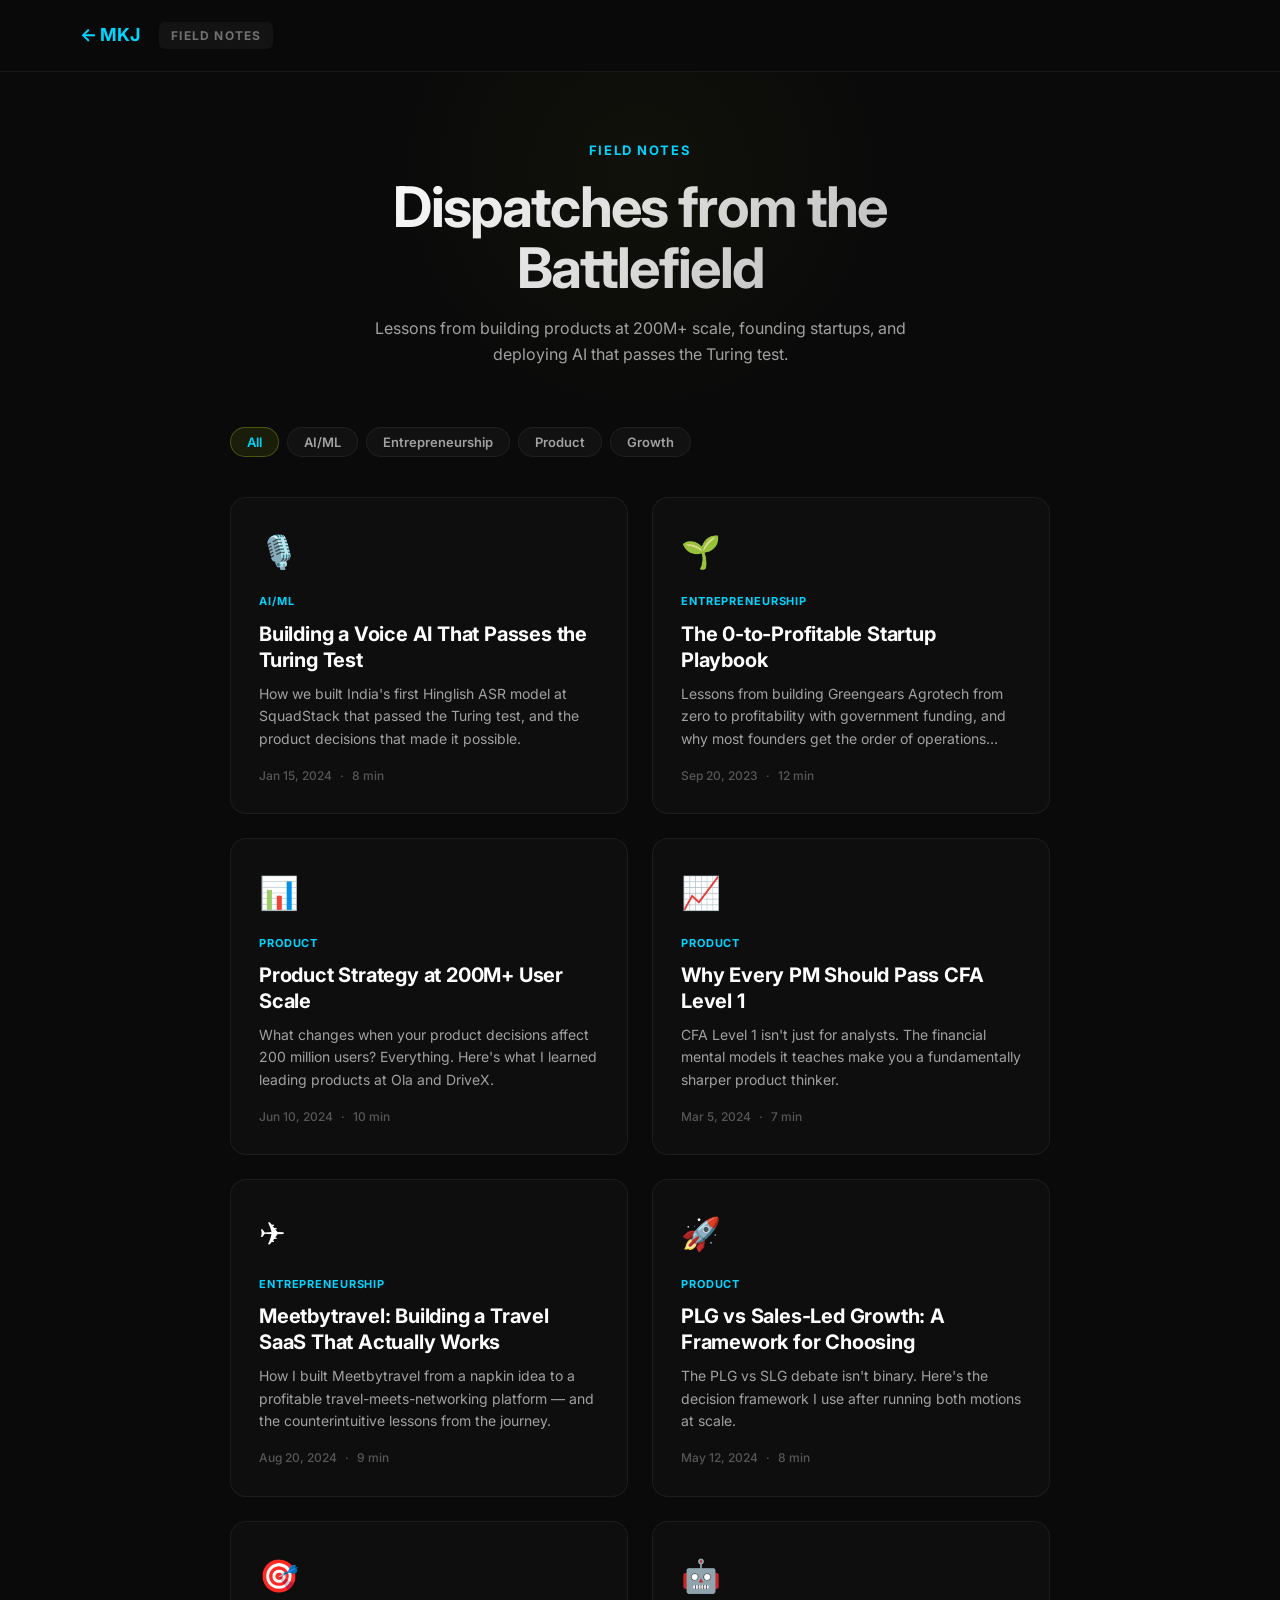
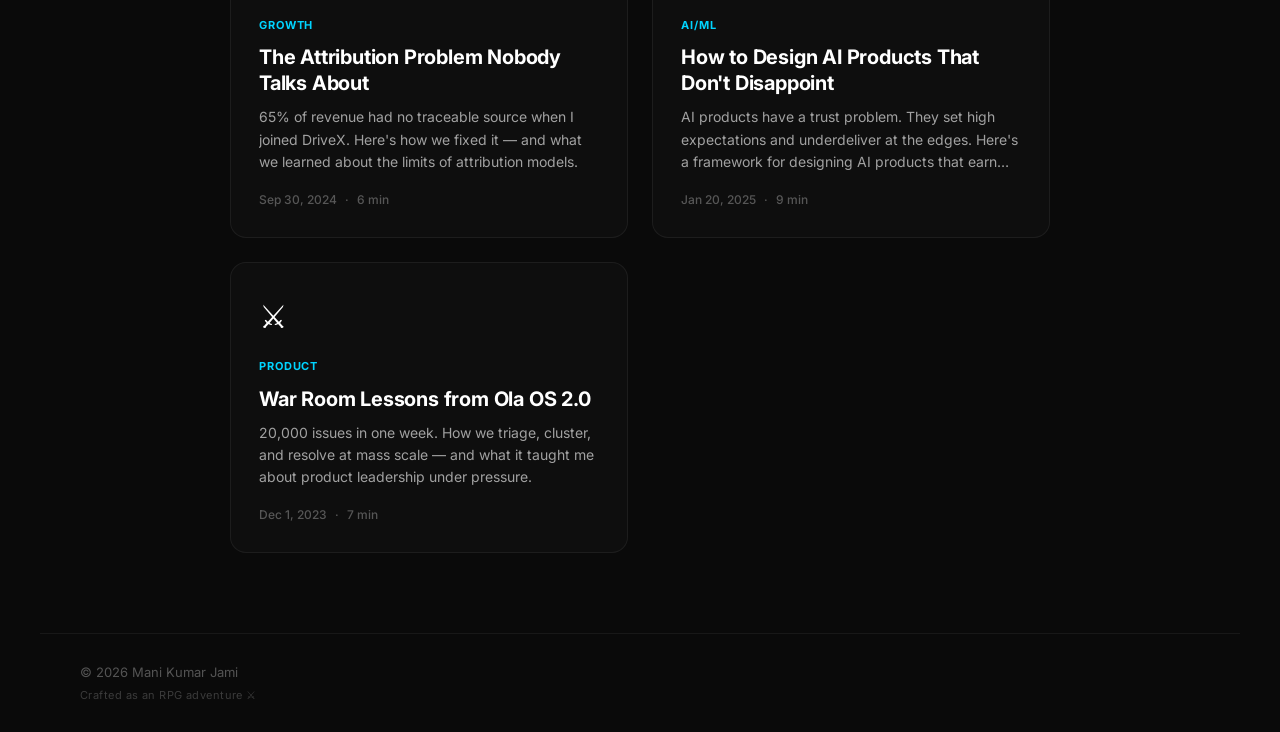
<file: blog/index.html>
<!DOCTYPE html>
<html lang="en">
<head>
    <meta charset="UTF-8">
    <meta name="viewport" content="width=device-width, initial-scale=1.0">
    <title>Field Notes | Mani Kumar Jami</title>
    <meta name="description" content="Thoughts on product strategy, AI, startups, and building at scale. By Mani Kumar Jami.">
    <link rel="canonical" href="https://manikumarjami.com/blog/">

    <link rel="preconnect" href="https://fonts.googleapis.com">
    <link rel="preconnect" href="https://fonts.gstatic.com" crossorigin>
    <link href="https://fonts.googleapis.com/css2?family=Inter:wght@400;500;600;700;800&display=swap" rel="stylesheet">
    <link rel="stylesheet" href="../assets/css/styles.css">
    <link rel="stylesheet" href="../assets/css/elements.css">
    <link rel="stylesheet" href="../assets/css/blog.css">
</head>
<body class="blog-page game-active">
    <script>(function(){var e=localStorage.getItem("mkj_element");if(e)document.body.classList.add("element-"+e);}());</script>

    <!-- NAV BAR -->
    <nav class="blog-nav">
        <div class="nav-inner">
            <div class="nav-left">
                <a href="../index.html" class="nav-name">&larr; MKJ</a>
                <span class="blog-nav-tag">FIELD NOTES</span>
            </div>
        </div>
    </nav>

    <!-- BLOG HERO -->
    <header class="blog-hero">
        <div class="blog-hero-content">
            <span class="blog-tag">FIELD NOTES</span>
            <h1 class="blog-title">Dispatches from the Battlefield</h1>
            <p class="blog-subtitle">Lessons from building products at 200M+ scale, founding startups, and deploying AI that passes the Turing test.</p>
        </div>
        <div class="blog-hero-glow"></div>
    </header>

    <!-- BLOG GRID -->
    <main class="blog-content">
        <div class="blog-filters" id="blog-filters"></div>
        <div class="blog-grid" id="blog-grid"></div>
    </main>

    <footer class="footer">
        <div class="footer-top">
            <span class="footer-copy">&copy; 2026 Mani Kumar Jami</span>
            <span class="footer-craft">Crafted as an RPG adventure &#x2694;&#xFE0F;</span>
        </div>
    </footer>

    <script src="../cms/blog.js"></script>
    <script src="../assets/js/blog.js"></script>
</body>
</html>
</file>
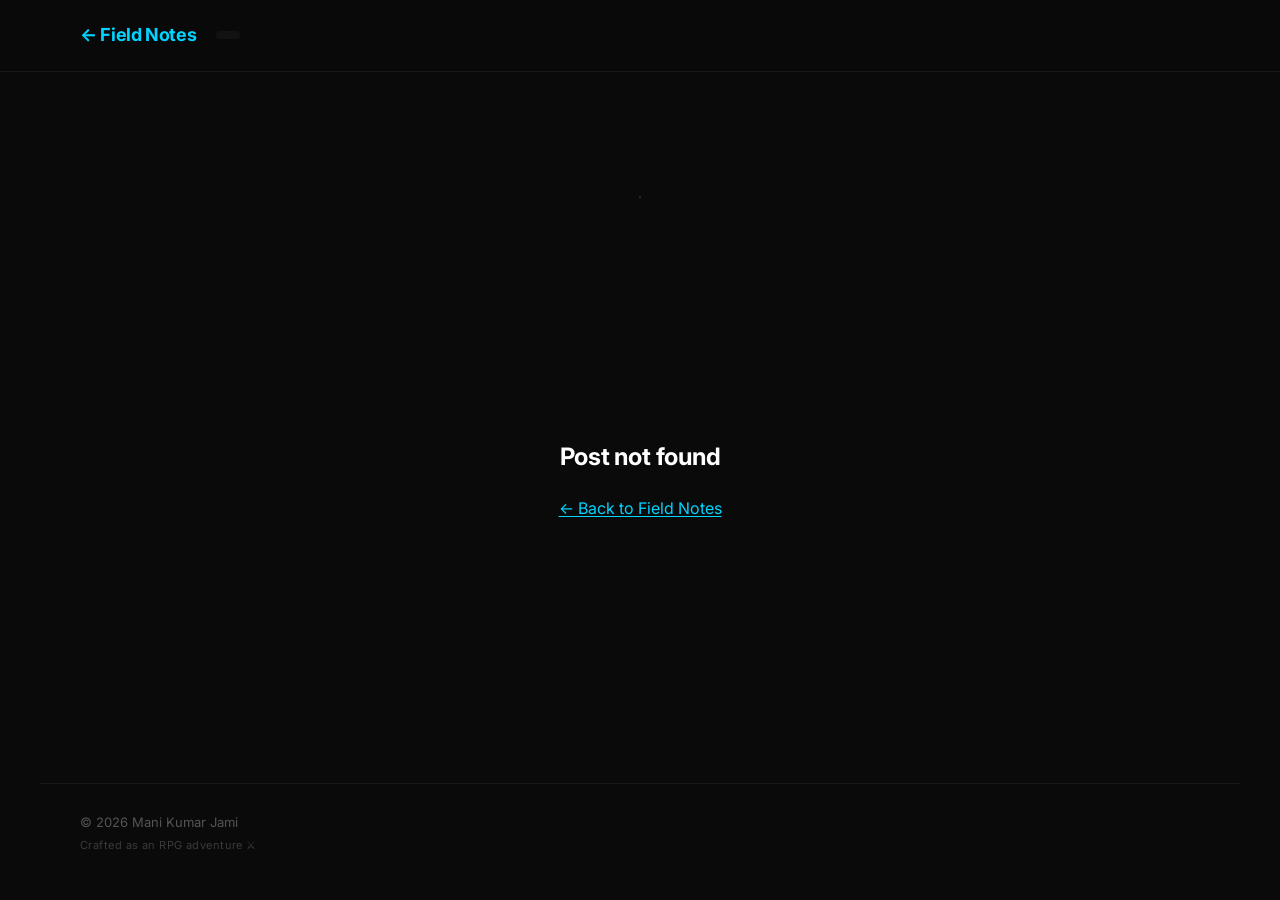
<file: blog/post.html>
<!DOCTYPE html>
<html lang="en">
<head>
    <meta charset="UTF-8">
    <meta name="viewport" content="width=device-width, initial-scale=1.0">
    <title id="post-title-tag">Field Notes | Mani Kumar Jami</title>
    <meta name="description" id="post-meta-desc" content="">
    <link rel="canonical" id="post-canonical" href="">

    <link rel="preconnect" href="https://fonts.googleapis.com">
    <link rel="preconnect" href="https://fonts.gstatic.com" crossorigin>
    <link href="https://fonts.googleapis.com/css2?family=Inter:wght@400;500;600;700;800&display=swap" rel="stylesheet">
    <link rel="stylesheet" href="../assets/css/styles.css">
    <link rel="stylesheet" href="../assets/css/elements.css">
    <link rel="stylesheet" href="../assets/css/blog.css">
</head>
<body class="blog-page blog-post-page game-active">
    <script>(function(){var e=localStorage.getItem("mkj_element");if(e)document.body.classList.add("element-"+e);}());</script>

    <!-- NAV BAR -->
    <nav class="blog-nav">
        <div class="nav-inner">
            <div class="nav-left">
                <a href="index.html" class="nav-name">&larr; Field Notes</a>
                <span class="blog-nav-tag" id="post-category"></span>
            </div>
        </div>
    </nav>

    <!-- POST HERO -->
    <header class="post-hero">
        <div class="post-hero-content">
            <span class="post-category" id="post-cat-hero"></span>
            <h1 class="post-title" id="post-heading"></h1>
            <div class="post-meta">
                <span class="post-date" id="post-date"></span>
                <span class="post-dot">&middot;</span>
                <span class="post-read" id="post-read"></span>
            </div>
            <div class="post-tags" id="post-tags"></div>
        </div>
    </header>

    <!-- POST BODY -->
    <article class="post-body" id="post-body"></article>

    <!-- POST NAV -->
    <div class="post-nav" id="post-nav"></div>

    <footer class="footer">
        <div class="footer-top">
            <span class="footer-copy">&copy; 2026 Mani Kumar Jami</span>
            <span class="footer-craft">Crafted as an RPG adventure &#x2694;&#xFE0F;</span>
        </div>
    </footer>

    <script src="../cms/blog.js"></script>
    <script src="../assets/js/blog.js"></script>
</body>
</html>
</file>
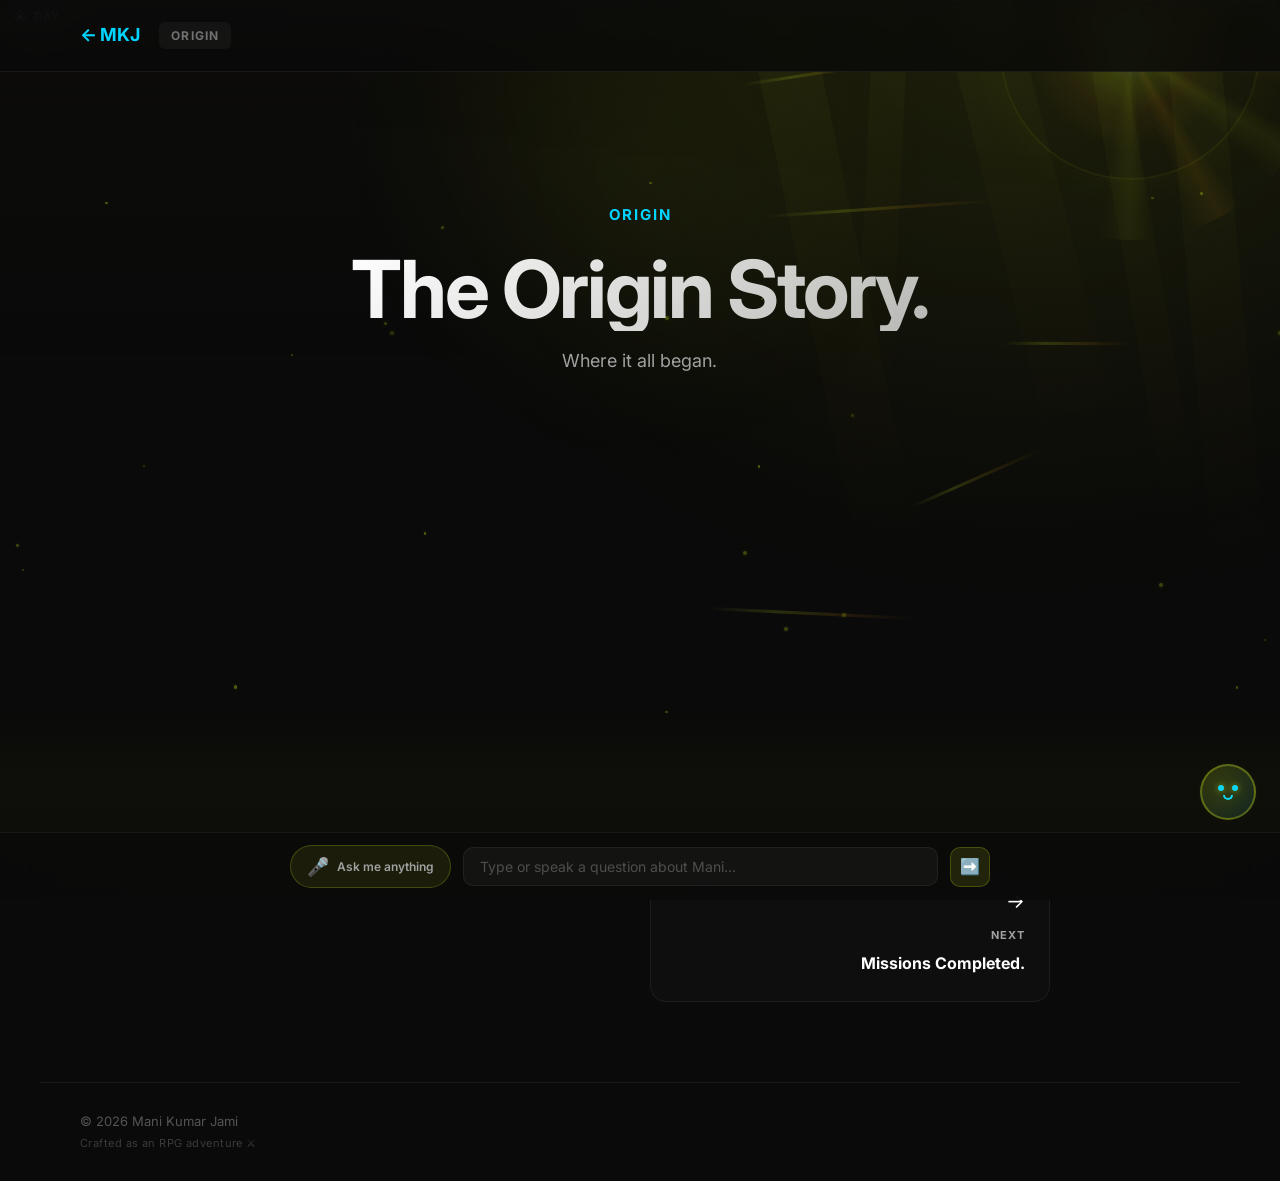
<file: pages/template.html>
<!DOCTYPE html>
<html lang="en">
<head>
    <meta charset="UTF-8">
    <meta name="viewport" content="width=device-width, initial-scale=1.0">
    <title data-template="title">Section | Mani Kumar Jami</title>
    <meta name="description" data-template="description" content="">
    <link rel="canonical" data-template="canonical" href="">

    <link rel="preconnect" href="https://fonts.googleapis.com">
    <link rel="preconnect" href="https://fonts.gstatic.com" crossorigin>
    <link href="https://fonts.googleapis.com/css2?family=Inter:wght@400;500;600;700;800&family=Press+Start+2P&display=swap" rel="stylesheet">
    <link rel="stylesheet" href="../assets/css/styles.css">
    <link rel="stylesheet" href="../assets/css/elements.css">
    <link rel="stylesheet" href="../assets/css/page.css">
    <link rel="stylesheet" href="../assets/css/weather.css">
</head>
<body class="section-page game-active">
    <script>(function(){var e=localStorage.getItem("mkj_element");if(e)document.body.classList.add("element-"+e);}());</script>

    <!-- MOOD / WEATHER SELECTOR -->
    <div class="mood-selector" id="mood-selector">
        <div class="mood-toggle" id="mood-toggle">
            <span class="mood-toggle-icon" id="mood-toggle-icon"></span>
            <span class="mood-toggle-label" id="mood-toggle-label"></span>
        </div>
        <div class="mood-dropdown" id="mood-dropdown"></div>
    </div>

    <!-- WEATHER INDICATOR (fallback) -->
    <div class="weather-indicator" id="weather-indicator">
        <span class="weather-icon" id="weather-icon"></span>
        <span class="weather-label" id="weather-label"></span>
    </div>

    <!-- LIGHTNING FLASH OVERLAY -->
    <div class="weather-lightning" id="weather-lightning"></div>

    <!-- MASCOT — floating assistant -->
    <div class="mascot" id="mascot">
        <div class="mascot-body" id="mascot-body">
            <div class="mascot-face">
                <div class="mascot-eyes">
                    <span class="mascot-eye left"></span>
                    <span class="mascot-eye right"></span>
                </div>
                <div class="mascot-mouth"></div>
            </div>
            <div class="mascot-glow"></div>
        </div>
        <div class="mascot-bubble" id="mascot-bubble">
            <span class="mascot-bubble-text" id="mascot-bubble-text"></span>
        </div>
    </div>

    <!-- VOICE CHAT BAR -->
    <div class="voice-chat-bar" id="voice-chat-bar">
        <div class="voice-chat-inner">
            <button class="voice-btn" id="voice-btn" aria-label="Voice input">
                <span class="voice-icon" id="voice-icon">&#x1F3A4;</span>
                <span class="voice-status" id="voice-status">Ask me anything</span>
            </button>
            <input type="text" class="voice-input" id="voice-input" placeholder="Type or speak a question about Mani..." autocomplete="off">
            <button class="voice-send" id="voice-send" aria-label="Send">&#x27A1;&#xFE0F;</button>
        </div>
        <div class="voice-response" id="voice-response"></div>
    </div>

    <!-- NAV BAR (simplified for section pages) -->
    <nav id="page-nav" class="page-nav">
        <div class="nav-inner">
            <div class="nav-left">
                <a href="../index.html" class="nav-name" id="nav-back">&#x2190; MKJ</a>
                <span class="page-section-tag" id="page-section-tag"></span>
            </div>
            <div class="nav-links" id="page-nav-links"></div>
            <div class="nav-hamburger" id="page-hamburger">
                <span></span><span></span><span></span>
            </div>
        </div>
        <div class="mobile-menu" id="page-mobile-menu"></div>
    </nav>

    <!-- PAGE HERO -->
    <header class="page-hero" id="page-hero">
        <div class="page-hero-content">
            <span class="page-tag" id="page-tag"></span>
            <h1 class="page-title" id="page-title"></h1>
            <p class="page-subtitle" id="page-subtitle"></p>
        </div>
        <div class="page-hero-glow"></div>
    </header>

    <!-- MAIN CONTENT — populated by section-specific JS -->
    <main id="page-content" class="page-content">
    </main>

    <!-- SECTION NAVIGATION (prev/next) -->
    <div class="section-nav" id="section-nav">
        <a class="section-nav-btn prev" id="nav-prev" href="#">
            <span class="snb-arrow">&#x2190;</span>
            <span class="snb-label">PREVIOUS</span>
            <span class="snb-name" id="nav-prev-name"></span>
        </a>
        <a class="section-nav-btn next" id="nav-next" href="#">
            <span class="snb-arrow">&#x2192;</span>
            <span class="snb-label">NEXT</span>
            <span class="snb-name" id="nav-next-name"></span>
        </a>
    </div>

    <footer class="footer">
        <div class="footer-top">
            <span class="footer-copy">&copy; 2026 Mani Kumar Jami</span>
            <span class="footer-craft">Crafted as an RPG adventure &#x2694;&#xFE0F;</span>
        </div>
    </footer>

    <script src="../cms/content.js"></script>
    <script src="../assets/js/page.js"></script>
    <script src="../assets/js/weather.js"></script>
</body>
</html>
</file>
<file: assets/css/styles.css>
/* ============================================
   DESIGN SYSTEM — Mani Kumar Jami
   Full RPG Gamification + Advanced Effects
   ============================================ */

*, *::before, *::after { margin: 0; padding: 0; box-sizing: border-box; }

:root {
    --bg: #0A0A0A; --surface: #141414; --accent: #00D4FF;
    --text: #FFFFFF; --text-muted: #A1A1A1;
    --border: rgba(255,255,255,0.06); --border-hover: rgba(255,255,255,0.12);
    --legendary: #00D4FF; --epic: #A8FF00; --rare: #4ADE80;
    --cyan: #22D3EE; --violet: #A78BFA; --amber: #F59E0B; --pink: #F472B6;
    --ease-smooth: cubic-bezier(0.16, 1, 0.3, 1);
    --ease-bounce: cubic-bezier(0.34, 1.56, 0.64, 1);
}

html, body {
    overflow-x: hidden !important;
    width: 100% !important;
    max-width: 100% !important;
    -webkit-overflow-scrolling: touch;
}
html {
    scroll-behavior: smooth; -webkit-font-smoothing: antialiased; -moz-osx-font-smoothing: grayscale;
    scroll-padding-top: 120px;
}
body {
    font-family: 'Inter', system-ui, sans-serif;
    background: var(--bg); color: var(--text);
    line-height: 1.6; position: relative;
    /* Smooth mood transitions on body background */
    transition: background 1.5s ease;
}
body.game-active { cursor: none; }
body.game-active a { cursor: none; }
body.game-active button { cursor: none; }
a { color: inherit; text-decoration: none; }
.game-boot { cursor: default; }
.game-boot button { cursor: pointer; }

/* ── GAME BOOT SCREEN — 5 ELEMENTS ─────────── */
.game-boot {
    position: fixed; inset: 0;
    z-index: 99999; background: #030308;
    display: flex; align-items: center; justify-content: center;
    transition: opacity 1s cubic-bezier(0.16,1,0.3,1), visibility 1s;
    overflow-x: hidden; overflow-y: auto;
}
.game-boot.dismissed { opacity: 0; visibility: hidden; pointer-events: none; }
.boot-canvas {
    position: absolute; top: 0; left: 0; width: 100%; height: 100%;
    opacity: 0.6;
}

/* Element ambient glow layers — contained within boot screen */
.element-glow {
    position: absolute; width: 50vw; height: 50vw; max-width: 600px; max-height: 600px;
    border-radius: 50%;
    filter: blur(120px); opacity: 0; pointer-events: none;
    animation: elementGlowIn 3s ease-out forwards;
}
.element-glow--fire {
    top: -15%; right: -10%; background: radial-gradient(circle, rgba(255,107,53,0.25), transparent 70%);
    animation-delay: 0.5s;
}
.element-glow--water {
    bottom: -10%; left: -10%; background: radial-gradient(circle, rgba(34,211,238,0.2), transparent 70%);
    animation-delay: 0.8s;
}
.element-glow--earth {
    bottom: -20%; right: 20%; background: radial-gradient(circle, rgba(74,222,128,0.15), transparent 70%);
    animation-delay: 1.1s; width: 40vw; height: 40vw; max-width: 400px; max-height: 400px;
}
.element-glow--air {
    top: 10%; left: 10%; background: radial-gradient(circle, rgba(224,231,255,0.12), transparent 70%);
    animation-delay: 1.4s; width: 45vw; height: 45vw; max-width: 500px; max-height: 500px;
}
.element-glow--ether {
    top: 50%; left: 50%; transform: translate(-50%, -50%);
    background: radial-gradient(circle, rgba(167,139,250,0.15), transparent 60%);
    animation-delay: 0.3s; width: 80vw; height: 80vw; max-width: 800px; max-height: 800px;
}
@keyframes elementGlowIn {
    from { opacity: 0; transform: scale(0.5); }
    to { opacity: 1; transform: scale(1); }
}
.element-glow--ether {
    animation-name: elementGlowInCenter;
}
@keyframes elementGlowInCenter {
    from { opacity: 0; transform: translate(-50%,-50%) scale(0.3); }
    to { opacity: 1; transform: translate(-50%,-50%) scale(1); }
}

.boot-content {
    position: relative; z-index: 2;
    display: flex; flex-direction: column; align-items: center;
    text-align: center; max-width: 760px; padding: 40px 24px; width: 100%;
    box-sizing: border-box;
}
.boot-logo {
    display: flex; flex-direction: column; align-items: center; gap: 20px;
    margin-bottom: 48px; opacity: 0; animation: bootFadeUp 1.2s 0.3s forwards;
    position: relative; overflow: visible;
}

/* Emblem with double rotating rings */
.boot-emblem-wrap {
    position: relative; width: 220px; height: 220px;
    display: flex; align-items: center; justify-content: center;
}
.emblem-ring {
    position: absolute; inset: 0; border-radius: 50%;
    border: 1px solid rgba(var(--element-rgb, 228,255,26),0.15);
    animation: emblemSpin 20s linear infinite;
}
.emblem-ring::before {
    content: ''; position: absolute; top: -3px; left: 50%; width: 6px; height: 6px;
    border-radius: 50%; background: var(--accent);
    box-shadow: 0 0 12px rgba(var(--element-rgb, 228,255,26),0.6);
    transform: translateX(-50%);
}
.emblem-ring--inner {
    inset: 20px; animation-direction: reverse; animation-duration: 15s;
    border-color: rgba(167,139,250,0.12);
}
.emblem-ring--inner::before { background: var(--violet); box-shadow: 0 0 12px rgba(167,139,250,0.6); }
@keyframes emblemSpin { to { transform: rotate(360deg); } }

.boot-emblem {
    position: relative; z-index: 2;
    font-family: 'Press Start 2P', monospace;
    font-size: clamp(48px, 8vw, 72px); color: var(--accent);
    text-shadow:
        0 0 30px rgba(var(--element-rgb, 228,255,26),0.4),
        0 0 60px rgba(var(--element-rgb, 228,255,26),0.15),
        0 0 120px rgba(var(--element-rgb, 228,255,26),0.05);
    letter-spacing: 0.15em;
}
.boot-studio {
    font-size: 14px; font-weight: 700; color: rgba(255,255,255,0.3);
    letter-spacing: 0.25em; text-transform: uppercase;
}

/* 5-element orbit */
.element-orbit {
    position: absolute; width: 460px; height: 460px;
    top: 50%; left: 50%; transform: translate(-50%, -50%);
    animation: orbitSpin 30s linear infinite;
    pointer-events: none; z-index: 1;
}
/* Pentagon orb positioning — all from center, mathematically precise */
.element-orb {
    position: absolute;
    opacity: 0; animation: orbAppear 0.6s ease-out forwards;
    transform: translate(-50%, -50%);
}
.element-orb .orb-icon {
    font-size: 32px; filter: drop-shadow(0 0 10px currentColor);
}
.element-orb .orb-label {
    font-size: 10px; font-weight: 800; letter-spacing: 0.15em;
    color: rgba(255,255,255,0.5);
}
/* Pentagon: 5 points at 0°, 72°, 144°, 216°, 288° from top, radius 45% */
.element-orb[data-element="fire"]  { top: 5%;    left: 50%;   animation-delay: 0.5s; }
.element-orb[data-element="water"] { top: 36.1%; left: 92.8%; animation-delay: 0.7s; }
.element-orb[data-element="earth"] { top: 86.4%; left: 76.5%; animation-delay: 0.9s; }
.element-orb[data-element="air"]   { top: 86.4%; left: 23.5%; animation-delay: 1.1s; }
.element-orb[data-element="ether"] { top: 36.1%; left: 7.2%;  animation-delay: 1.3s; }

/* Counter-rotate orbs so they stay upright while parent spins */
.element-orb .orb-inner {
    animation: orbitCounterSpin 30s linear infinite;
    display: flex; flex-direction: column; align-items: center; gap: 4px;
}

.element-orb[data-element="fire"] .orb-icon  { color: #FF6B35; }
.element-orb[data-element="water"] .orb-icon { color: #22D3EE; }
.element-orb[data-element="earth"] .orb-icon { color: #4ADE80; }
.element-orb[data-element="air"] .orb-icon   { color: #E0E7FF; }
.element-orb[data-element="ether"] .orb-icon { color: #A78BFA; }

@keyframes orbAppear {
    from { opacity: 0; scale: 0; }
    to { opacity: 1; scale: 1; }
}
@keyframes orbitSpin { to { transform: translate(-50%, -50%) rotate(360deg); } }
@keyframes orbitCounterSpin { to { transform: rotate(-360deg); } }

/* Element stats bar */
.element-bar {
    display: flex; gap: 20px; justify-content: center; margin-bottom: 28px;
    flex-wrap: wrap; opacity: 0; animation: bootFadeUp 0.6s 2s forwards;
}
.ebar-item {
    display: flex; align-items: center; gap: 6px;
    padding: 6px 14px; border-radius: 8px;
    background: rgba(255,255,255,0.03); border: 1px solid rgba(255,255,255,0.05);
}
.ebar-dot { width: 8px; height: 8px; border-radius: 50%; flex-shrink: 0; }
.ebar-name {
    font-size: 12px; font-weight: 800; color: rgba(255,255,255,0.45);
    letter-spacing: 0.08em;
}
.ebar-val {
    font-size: 17px; font-weight: 800; color: rgba(255,255,255,0.8);
    font-variant-numeric: tabular-nums;
}

.boot-mission {
    opacity: 0; animation: bootFadeUp 0.8s 1.2s forwards;
    width: 100%; display: flex; flex-direction: column; align-items: center;
    position: relative; z-index: 3;
}
.mission-header {
    display: flex; justify-content: space-between; align-items: center;
    margin-bottom: 20px; padding: 0 4px; width: 100%;
}
.mission-tag {
    font-size: 14px; font-weight: 800; color: var(--accent);
    letter-spacing: 0.12em; padding: 6px 16px; border-radius: 6px;
    background: rgba(var(--element-rgb, 228,255,26),0.1); border: 1px solid rgba(var(--element-rgb, 228,255,26),0.2);
}
.mission-chapter {
    font-size: 14px; font-weight: 600; color: rgba(255,255,255,0.4);
    letter-spacing: 0.08em;
}
.mission-title {
    font-size: clamp(36px, 6vw, 64px); font-weight: 700;
    color: #fff; letter-spacing: -0.03em; line-height: 1.1;
    margin-bottom: 24px;
    text-shadow: 0 0 60px rgba(var(--element-rgb, 228,255,26),0.08);
    position: relative;
    /* Reserve 2 lines of space so typing never causes layout shift */
    min-height: 2.2em;
}
.mission-title .typing-cursor {
    display: inline-block; width: 3px; height: 0.8em;
    background: var(--accent); margin-left: 4px; vertical-align: baseline;
    animation: cursorBlink 0.7s step-end infinite;
    box-shadow: 0 0 8px rgba(var(--element-rgb, 228,255,26),0.5);
}
@keyframes cursorBlink { 0%, 100% { opacity: 1; } 50% { opacity: 0; } }
.mission-brief {
    font-size: 18px; line-height: 1.7; color: rgba(255,255,255,0.5);
    margin-bottom: 32px; max-width: 560px;
}
.mission-stats {
    display: flex; gap: 20px; justify-content: center; margin-bottom: 32px;
    flex-wrap: wrap;
}
.mission-stat {
    display: flex; flex-direction: column; gap: 4px; padding: 12px 20px;
    border-radius: 10px; background: rgba(255,255,255,0.03);
    border: 1px solid rgba(255,255,255,0.06);
    backdrop-filter: blur(8px);
}
.stat-key {
    font-size: 12px; font-weight: 700; color: rgba(255,255,255,0.4);
    letter-spacing: 0.1em;
}
.stat-value {
    font-size: 18px; font-weight: 800; color: var(--accent);
    letter-spacing: 0.02em;
}
.boot-progress-wrap { width: 100%; margin-bottom: 36px; max-width: 400px; }
.boot-progress-track {
    width: 100%; height: 3px; border-radius: 100px;
    background: rgba(255,255,255,0.06); overflow: hidden; margin-bottom: 10px;
}
.boot-progress-fill {
    height: 100%; width: 0%; border-radius: 100px;
    background: linear-gradient(90deg, #A78BFA, var(--accent), #22D3EE);
    box-shadow: 0 0 16px rgba(var(--element-rgb, 228,255,26),0.4);
    transition: width 0.3s cubic-bezier(0.16,1,0.3,1);
}
.boot-progress-text {
    font-size: 13px; font-weight: 700; color: rgba(255,255,255,0.35);
    letter-spacing: 0.08em;
}
.boot-start-btn {
    display: flex; flex-direction: column; align-items: center; gap: 8px;
    padding: 20px 64px; border-radius: 14px;
    background: linear-gradient(135deg, rgba(var(--element-rgb, 228,255,26),0.12), rgba(167,139,250,0.08));
    border: 1px solid rgba(var(--element-rgb, 228,255,26),0.3);
    color: var(--accent); font-family: 'Inter', sans-serif;
    opacity: 0; transform: translateY(10px); pointer-events: none;
    transition: all 0.4s cubic-bezier(0.16,1,0.3,1);
    align-self: center;
    position: relative; overflow: hidden;
}
.boot-start-btn::before {
    content: ''; position: absolute; inset: -1px; border-radius: 14px;
    background: conic-gradient(from 0deg, rgba(var(--element-rgb, 228,255,26),0.3), rgba(167,139,250,0.2), rgba(74,222,128,0.2), rgba(var(--element-rgb, 228,255,26),0.3));
    z-index: -1; opacity: 0; transition: opacity 0.4s;
}
.boot-start-btn:hover::before, .boot-start-btn:active::before { opacity: 1; }
.boot-start-btn:active { transform: scale(0.97); }
.boot-start-btn.ready {
    opacity: 1; transform: translateY(0); pointer-events: auto;
    animation: btnPulse 2.5s ease-in-out infinite;
}
.boot-start-btn:hover {
    background: linear-gradient(135deg, rgba(var(--element-rgb, 228,255,26),0.18), rgba(167,139,250,0.12));
    border-color: rgba(var(--element-rgb, 228,255,26),0.5);
    box-shadow: 0 0 60px rgba(var(--element-rgb, 228,255,26),0.15), 0 0 120px rgba(167,139,250,0.05);
    transform: translateY(-3px) scale(1.02);
}
.btn-text { font-size: 18px; font-weight: 800; letter-spacing: 0.12em; }
.btn-hint { font-size: 12px; font-weight: 500; color: rgba(255,255,255,0.4); letter-spacing: 0.06em; }
@keyframes btnPulse {
    0%, 100% { box-shadow: 0 0 20px rgba(228,255,26,0.08); }
    50% { box-shadow: 0 0 50px rgba(228,255,26,0.2), 0 0 100px rgba(167,139,250,0.08); }
}
@keyframes bootFadeUp {
    from { opacity: 0; transform: translateY(20px); }
    to { opacity: 1; transform: translateY(0); }
}

/* ── ELEMENT ARENA — JS builds all UI inline, minimal CSS needed ── */

/* Element re-select button (lives inside .nav-left) */
/* Element reselect — pill with icon + element name, accent-bordered */
.element-reselect {
    display: flex; align-items: center; gap: 5px;
    padding: 5px 10px; border-radius: 16px;
    background: rgba(var(--element-rgb, 228,255,26), 0.06);
    border: 1px solid rgba(var(--element-rgb, 228,255,26), 0.25);
    cursor: pointer; color: var(--accent);
    flex-shrink: 0;
    transition: background 0.3s, border-color 0.3s, box-shadow 0.3s;
}
.element-reselect:hover {
    background: rgba(var(--element-rgb, 228,255,26), 0.1);
    border-color: rgba(var(--element-rgb, 228,255,26), 0.45);
    box-shadow: 0 0 14px rgba(var(--element-rgb, 228,255,26), 0.15);
}
.element-reselect-icon { font-size: 14px; line-height: 1; }
.element-reselect-label {
    font-size: 11px; font-weight: 700; letter-spacing: 0.08em;
    text-transform: uppercase; color: var(--accent);
}
/* Thin separator between element pill and mood selector */
.element-reselect + .mood-selector::before {
    content: ""; display: block; width: 1px; height: 16px;
    background: rgba(255,255,255,0.1); margin-right: 2px;
    align-self: center; flex-shrink: 0;
}

/* Tablet boot screen */
@media (max-width: 768px) {
    .boot-content { padding: 24px 16px; max-width: 100%; }
    .boot-logo { margin-bottom: 32px; gap: 16px; min-height: 200px; }
    .element-orbit { width: 240px; height: 240px; }
    .boot-emblem-wrap { width: 120px; height: 120px; }
    .boot-emblem { font-size: 26px; }
    .element-orb .orb-icon { font-size: 16px; }
    .element-orb .orb-label { display: none; }
    .element-glow { display: none; }
    .boot-studio { font-size: 10px; }
    .mission-header { margin-bottom: 16px; flex-wrap: wrap; gap: 8px; justify-content: center; }
    .mission-tag { font-size: 11px; padding: 4px 10px; }
    .mission-chapter { font-size: 11px; }
    .mission-title { font-size: clamp(22px, 5.5vw, 36px); margin-bottom: 16px; min-height: auto; }
    .mission-brief { font-size: 13px; line-height: 1.6; margin-bottom: 20px; max-width: 100%; }
    .element-bar { gap: 6px; margin-bottom: 20px; justify-content: center; width: 100%; }
    .ebar-item { padding: 3px 8px; gap: 3px; }
    .ebar-name { font-size: 8px; }
    .ebar-val { font-size: 11px; }
    .mission-stats { gap: 8px; margin-bottom: 20px; justify-content: center; width: 100%; }
    .mission-stat { padding: 8px 12px; min-width: 0; flex: 1 1 auto; text-align: center; }
    .stat-key { font-size: 9px; }
    .stat-value { font-size: 13px; }
    .boot-progress-wrap { margin-bottom: 20px; max-width: 260px; }
    .boot-start-btn { padding: 14px 40px; }
    .btn-text { font-size: 14px; }
    .btn-hint { font-size: 10px; }
}

/* Phone boot screen */
@media (max-width: 480px) {
    .boot-content { padding: 20px 12px; max-width: 100%; }
    .boot-logo { margin-bottom: 24px; gap: 12px; min-height: 170px; }
    .element-orbit { width: 200px; height: 200px; }
    .boot-emblem-wrap { width: 95px; height: 95px; }
    .boot-emblem { font-size: 20px; letter-spacing: 0.08em; }
    .element-orb .orb-icon { font-size: 13px; }
    .element-orb .orb-label { display: none; }
    .boot-studio { font-size: 9px; letter-spacing: 0.1em; }
    .mission-header { margin-bottom: 12px; flex-wrap: wrap; gap: 6px; justify-content: center; }
    .mission-tag { font-size: 10px; padding: 3px 8px; }
    .mission-chapter { font-size: 10px; }
    .mission-title { font-size: clamp(18px, 5vw, 26px); margin-bottom: 12px; }
    .mission-brief { font-size: 12px; line-height: 1.5; margin-bottom: 16px; max-width: 100%; }
    .element-bar { gap: 4px; margin-bottom: 16px; width: 100%; }
    .ebar-item { padding: 2px 6px; gap: 2px; border-radius: 5px; }
    .ebar-name { font-size: 7px; letter-spacing: 0.04em; }
    .ebar-val { font-size: 10px; }
    .mission-stats { gap: 6px; margin-bottom: 16px; width: 100%; }
    .mission-stat { padding: 6px 8px; border-radius: 8px; flex: 1 1 28%; min-width: 0; text-align: center; }
    .stat-key { font-size: 8px; letter-spacing: 0.04em; }
    .stat-value { font-size: 11px; }
    .boot-progress-wrap { margin-bottom: 16px; max-width: 220px; }
    .boot-progress-text { font-size: 10px; }
    .boot-start-btn { padding: 12px 32px; border-radius: 10px; }
    .btn-text { font-size: 13px; letter-spacing: 0.06em; }
    .btn-hint { font-size: 9px; }
}

/* ── TERRITORY HUD ────────────────────────── */
.territory-hud {
    position: fixed; top: 80px; left: 50%; transform: translateX(-50%);
    z-index: 950; pointer-events: none;
}
.territory-banner {
    display: flex; align-items: center; gap: 14px;
    padding: 12px 28px; border-radius: 12px;
    background: linear-gradient(135deg, rgba(var(--element-rgb, 228,255,26),0.08), rgba(20,20,20,0.95));
    border: 1px solid rgba(var(--element-rgb, 228,255,26),0.15);
    backdrop-filter: blur(20px);
    box-shadow: 0 8px 32px rgba(0,0,0,0.4), 0 0 40px rgba(var(--element-rgb, 228,255,26),0.06);
    opacity: 0; transform: translateY(-20px) scale(0.95);
    transition: opacity 0.5s cubic-bezier(0.16,1,0.3,1), transform 0.5s cubic-bezier(0.16,1,0.3,1);
}
.territory-banner.show {
    opacity: 1; transform: translateY(0) scale(1);
}
.territory-icon { font-size: 24px; }
.territory-info { display: flex; flex-direction: column; gap: 2px; }
.territory-tag {
    font-size: 9px; font-weight: 700; color: rgba(var(--element-rgb, 228,255,26),0.6);
    letter-spacing: 0.12em; text-transform: uppercase;
}
.territory-name {
    font-size: 16px; font-weight: 700; color: #fff;
    letter-spacing: -0.01em;
}

.particle-canvas { position: fixed; top: 0; left: 0; width: 100%; height: 100%; pointer-events: none; z-index: 0; opacity: 0.6; }

/* ── EMOJI CURSOR ──────────────────────────── */
.emoji-cursor {
    position: fixed; pointer-events: none; z-index: 10000;
    display: flex; flex-direction: column; align-items: center; gap: 2px;
    transform: translate(-50%, -50%);
    transition: opacity 0.2s;
}
.cursor-emoji {
    font-size: 28px;
    filter: drop-shadow(0 0 8px rgba(var(--element-rgb, 228,255,26),0.4));
    transition: transform 0.3s cubic-bezier(0.16,1,0.3,1);
}
.emoji-cursor.transition .cursor-emoji {
    transform: scale(1.5) rotate(360deg);
}
.cursor-label {
    font-size: 9px; font-weight: 700; color: var(--accent);
    letter-spacing: 0.08em; text-transform: uppercase;
    opacity: 0; transition: opacity 0.3s;
    background: rgba(10,10,10,0.8); padding: 2px 6px; border-radius: 4px;
}
.emoji-cursor.transition .cursor-label { opacity: 1; }

/* ── MINIMAP ───────────────────────────────── */
.minimap {
    position: fixed; top: 50%; right: 20px; z-index: 900;
    transform: translateY(-50%);
    padding: 16px 8px;
    background: rgba(10,10,10,0.9); backdrop-filter: blur(16px);
    border: 1px solid var(--border); border-radius: 16px;
    display: flex; flex-direction: column; align-items: center; gap: 0;
}
.minimap-title {
    font-size: 9px; font-weight: 800; color: var(--accent);
    letter-spacing: 0.12em; margin-bottom: 12px;
}
.minimap-dots { display: flex; flex-direction: column; gap: 0; align-items: center; position: relative; }
.minimap-dot {
    width: 12px; height: 12px; border-radius: 50%;
    background: rgba(255,255,255,0.08); border: 2px solid rgba(255,255,255,0.1);
    transition: all 0.3s cubic-bezier(0.16,1,0.3,1); cursor: none;
    position: relative; z-index: 2;
}
/* Connecting lines between dots */
.minimap-dot:not(:last-child)::after {
    content: ''; position: absolute; top: 100%; left: 50%;
    width: 1px; height: 10px; background: rgba(255,255,255,0.08);
    transform: translateX(-50%); z-index: 1;
}
.minimap-dot.visited:not(:last-child)::after {
    background: rgba(var(--element-rgb, 228,255,26),0.2);
}
/* Tooltip label on hover */
.minimap-dot::before {
    content: attr(data-label); position: absolute; right: calc(100% + 12px);
    top: 50%; transform: translateY(-50%); white-space: nowrap;
    font-size: 11px; font-weight: 600; color: var(--text-muted);
    background: rgba(10,10,10,0.95); padding: 4px 10px;
    border-radius: 6px; border: 1px solid var(--border);
    opacity: 0; pointer-events: none;
    transition: opacity 0.2s, transform 0.2s;
}
.minimap-dot:hover::before {
    opacity: 1;
}
.minimap-dot:hover { background: rgba(255,255,255,0.2); transform: scale(1.4); border-color: rgba(255,255,255,0.3); }
.minimap-dot.active {
    background: var(--accent); border-color: var(--accent);
    box-shadow: 0 0 12px rgba(var(--element-rgb, 228,255,26),0.5), 0 0 24px rgba(var(--element-rgb, 228,255,26),0.15);
    transform: scale(1.3);
    animation: minimapPulse 2s ease-in-out infinite;
}
.minimap-dot.active::before {
    color: var(--accent); opacity: 1;
}
.minimap-dot.visited { background: rgba(var(--element-rgb, 228,255,26),0.25); border-color: rgba(var(--element-rgb, 228,255,26),0.3); }
@keyframes minimapPulse {
    0%, 100% { box-shadow: 0 0 12px rgba(228,255,26,0.5), 0 0 24px rgba(228,255,26,0.15); }
    50% { box-shadow: 0 0 16px rgba(228,255,26,0.7), 0 0 32px rgba(228,255,26,0.25); }
}
/* Player position indicator hidden — now using dot.active glow instead */
.minimap-player { display: none; }

/* ── RESOURCE HUD (strategy game) ─────────── */
.resource-hud {
    position: fixed; top: 80px; left: 50%; transform: translateX(-50%);
    z-index: 900; display: flex; gap: 2px;
    background: rgba(10,10,10,0.85); backdrop-filter: blur(12px);
    border: 1px solid var(--border); border-radius: 10px;
    padding: 4px; opacity: 0;
    transition: opacity 0.5s;
}
.resource-hud.visible { opacity: 1; }
.resource-item {
    display: flex; align-items: center; gap: 6px;
    padding: 6px 14px; border-radius: 8px;
    transition: background 0.3s;
}
.resource-item:hover { background: rgba(255,255,255,0.04); }
.resource-icon { font-size: 14px; }
.resource-val {
    font-size: 13px; font-weight: 800; color: var(--accent);
    font-variant-numeric: tabular-nums; min-width: 24px;
}
.resource-label {
    font-size: 8px; font-weight: 700; color: rgba(255,255,255,0.25);
    letter-spacing: 0.08em;
}
.resource-item.flash .resource-val {
    animation: resPulse 0.4s;
}
@keyframes resPulse {
    0% { transform: scale(1); }
    50% { transform: scale(1.3); color: #fff; }
    100% { transform: scale(1); }
}

/* ── COMBO COUNTER ─────────────────────────── */
.combo-counter {
    position: fixed; top: 80px; right: 24px; z-index: 900;
    display: flex; flex-direction: column; align-items: center;
    padding: 8px 14px; border-radius: 10px;
    background: rgba(20,20,20,0.85); backdrop-filter: blur(12px);
    border: 1px solid var(--border);
    opacity: 0; transform: scale(0.8);
    transition: opacity 0.4s, transform 0.4s cubic-bezier(0.16,1,0.3,1);
}
.combo-counter.visible { opacity: 1; transform: scale(1); }
.combo-counter.pulse { animation: comboPulse 0.4s; }
@keyframes comboPulse {
    0% { transform: scale(1); }
    50% { transform: scale(1.2); border-color: var(--accent); }
    100% { transform: scale(1); }
}
.combo-number { font-size: 24px; font-weight: 800; color: var(--accent); }
.combo-label { font-size: 8px; font-weight: 700; color: rgba(255,255,255,0.4); letter-spacing: 0.1em; }

/* ── SOUND TOGGLE ──────────────────────────── */
.sound-toggle {
    position: fixed; top: 80px; left: 24px; z-index: 900;
    width: 40px; height: 40px; border-radius: 10px;
    background: rgba(20,20,20,0.85); backdrop-filter: blur(12px);
    border: 1px solid var(--border); color: var(--text);
    font-size: 16px; display: flex; align-items: center; justify-content: center;
    transition: border-color 0.3s, background 0.3s;
}
.sound-toggle:hover { border-color: var(--accent); background: rgba(var(--element-rgb, 228,255,26),0.05); }

/* ── LEVEL-UP TOAST ────────────────────────── */
.levelup-toast {
    position: fixed; top: -100px; left: 50%; transform: translateX(-50%);
    z-index: 9999; display: flex; align-items: center; gap: 12px;
    padding: 14px 24px; border-radius: 14px;
    background: linear-gradient(135deg, rgba(var(--element-rgb, 228,255,26),0.15), rgba(20,20,20,0.95));
    border: 1px solid rgba(var(--element-rgb, 228,255,26),0.3);
    box-shadow: 0 8px 32px rgba(var(--element-rgb, 228,255,26),0.15), 0 0 60px rgba(var(--element-rgb, 228,255,26),0.08);
    backdrop-filter: blur(20px);
    transition: top 0.6s cubic-bezier(0.16,1,0.3,1);
}
.levelup-toast.show { top: 80px; }
.levelup-icon { font-size: 28px; animation: levelStar 0.6s ease-in-out; }
@keyframes levelStar { 0% { transform: scale(0) rotate(-180deg); } 100% { transform: scale(1) rotate(0); } }
.levelup-title { font-size: 14px; font-weight: 800; color: var(--accent); letter-spacing: 0.06em; display: block; }
.levelup-desc { font-size: 12px; color: rgba(255,255,255,0.6); display: block; }

/* ── ACHIEVEMENT TOAST ─────────────────────── */
.achievement-toast {
    position: fixed; bottom: -100px; right: 24px; z-index: 9998;
    display: flex; align-items: center; gap: 12px;
    padding: 14px 20px; border-radius: 12px;
    background: rgba(20,20,20,0.95); border: 1px solid var(--border);
    backdrop-filter: blur(20px);
    transition: bottom 0.5s cubic-bezier(0.16,1,0.3,1);
}
.achievement-toast.show { bottom: 90px; }
.ach-toast-icon { font-size: 24px; }
.ach-toast-title { font-size: 12px; font-weight: 700; color: var(--accent); letter-spacing: 0.04em; display: block; }
.ach-toast-desc { font-size: 11px; color: rgba(255,255,255,0.5); display: block; }

/* ── SAVE GAME BANNER ──────────────────────── */
.save-banner {
    position: fixed; top: 64px; left: 0; width: 100%; z-index: 999;
    background: linear-gradient(90deg, rgba(var(--element-rgb, 228,255,26),0.08), rgba(20,20,20,0.95), rgba(var(--element-rgb, 228,255,26),0.08));
    border-bottom: 1px solid rgba(var(--element-rgb, 228,255,26),0.15);
    display: none; backdrop-filter: blur(12px);
}
.save-banner.show { display: block; }
.save-banner-inner {
    max-width: 1200px; margin: 0 auto;
    padding: 12px 24px; display: flex; align-items: center; gap: 16px;
    font-size: 13px; color: rgba(255,255,255,0.7); flex-wrap: wrap;
}
.save-resume-btn {
    padding: 6px 16px; border-radius: 8px; border: 1px solid var(--accent);
    background: rgba(var(--element-rgb, 228,255,26),0.1); color: var(--accent);
    font-size: 12px; font-weight: 700; font-family: 'Inter', sans-serif;
}
.save-resume-btn:hover { background: rgba(var(--element-rgb, 228,255,26),0.2); }
.save-dismiss-btn {
    padding: 6px 16px; border-radius: 8px; border: 1px solid var(--border);
    background: transparent; color: rgba(255,255,255,0.5);
    font-size: 12px; font-weight: 500; font-family: 'Inter', sans-serif;
}

/* ── FOG OF WAR ────────────────────────────── */
.fog-section { position: relative; }
.fog-overlay {
    position: absolute; top: 0; left: 0; right: 0; bottom: 0;
    background: var(--bg); z-index: 5;
    display: flex; flex-direction: column; align-items: center; justify-content: center; gap: 12px;
    transition: opacity 0.8s cubic-bezier(0.16,1,0.3,1);
    pointer-events: none;
}
.section-surface .fog-overlay { background: var(--surface); }
.fog-overlay.cleared { opacity: 0; }
.fog-lock { font-size: 36px; opacity: 0.3; }
.fog-text { font-size: 12px; font-weight: 600; color: rgba(255,255,255,0.25); letter-spacing: 0.08em; text-transform: uppercase; }

/* ── REVEAL ────────────────────────────────── */
.reveal {
    opacity: 0; transform: translateY(24px);
    transition: opacity 0.7s cubic-bezier(0.16,1,0.3,1), transform 0.7s cubic-bezier(0.16,1,0.3,1);
}
.reveal.visible { opacity: 1; transform: translateY(0); }
.reveal:nth-child(2) { transition-delay: 0.08s; }
.reveal:nth-child(3) { transition-delay: 0.16s; }
.reveal:nth-child(4) { transition-delay: 0.24s; }
.reveal:nth-child(5) { transition-delay: 0.32s; }
.reveal:nth-child(6) { transition-delay: 0.40s; }
.reveal:nth-child(7) { transition-delay: 0.48s; }
.reveal:nth-child(8) { transition-delay: 0.56s; }
.reveal:nth-child(9) { transition-delay: 0.64s; }
.reveal:nth-child(10) { transition-delay: 0.72s; }
.reveal:nth-child(11) { transition-delay: 0.80s; }
.reveal:nth-child(12) { transition-delay: 0.88s; }

/* ── NAV BAR ───────────────────────────────── */
#xp-nav {
    position: fixed; top: 0; left: 0; width: 100%; height: 72px;
    background: rgba(10,10,10,0.85); backdrop-filter: blur(20px) saturate(180%);
    border-bottom: 1px solid var(--border); z-index: 1000;
}
.nav-inner { max-width: 1200px; margin: 0 auto; height: 100%; display: flex; align-items: center; justify-content: space-between; padding: 0 40px; }
.nav-left { display: flex; align-items: center; gap: 20px; }
.nav-name { font-size: 18px; font-weight: 700; letter-spacing: -0.02em; transition: all 0.2s; }
.nav-name:hover { color: var(--accent); text-shadow: 0 0 20px rgba(var(--element-rgb, 228,255,26),0.4); }

/* MKJ Tap Interaction */
@keyframes mkjGlitch {
    0% { transform: translate(0); }
    20% { transform: translate(-2px, 1px); filter: hue-rotate(90deg); }
    40% { transform: translate(2px, -1px); filter: hue-rotate(180deg); }
    60% { transform: translate(-1px, -2px); filter: hue-rotate(270deg); }
    80% { transform: translate(1px, 2px); filter: hue-rotate(360deg); }
    100% { transform: translate(0); filter: hue-rotate(0deg); }
}
.mkj-glitch { animation: mkjGlitch 0.3s ease-out; color: var(--accent) !important; }
.mkj-fact-tooltip {
    position: fixed; z-index: 99999; transform: translateX(-50%);
    background: rgba(20,20,20,0.95); border: 1px solid rgba(var(--element-rgb, 228,255,26),0.25);
    color: var(--text); font-size: 13px; font-weight: 500;
    padding: 8px 16px; border-radius: 8px; white-space: nowrap;
    pointer-events: none; opacity: 0; transition: opacity 0.3s, transform 0.3s;
    box-shadow: 0 4px 20px rgba(0,0,0,0.5), 0 0 15px rgba(var(--element-rgb, 228,255,26),0.1);
}
.mkj-fact-tooltip.visible { opacity: 1; }
.xp-badge { display: flex; align-items: center; gap: 12px; padding: 8px 18px; border-radius: 100px; background: rgba(var(--element-rgb, 228,255,26),0.06); border: 1px solid rgba(var(--element-rgb, 228,255,26),0.12); transition: box-shadow 0.5s, border-color 0.3s; position: relative; }
.xp-badge:hover { border-color: rgba(var(--element-rgb, 228,255,26),0.25); }
.xp-level { font-size: 14px; font-weight: 800; color: var(--accent); letter-spacing: 0.04em; min-width: 46px; transition: transform 0.3s; }
.xp-level.level-up { animation: levelBump 0.5s ease-out; }
@keyframes levelBump { 0% { transform: scale(1); } 50% { transform: scale(1.3); color: #fff; } 100% { transform: scale(1); } }
.xp-bar-track { width: 140px; height: 8px; border-radius: 100px; background: rgba(255,255,255,0.08); overflow: visible; position: relative; cursor: pointer; transition: box-shadow 0.3s; }
.xp-bar-track:hover { box-shadow: 0 0 16px rgba(var(--element-rgb, 228,255,26),0.25); }
.xp-bar-fill { height: 100%; width: 0%; border-radius: 100px; background: linear-gradient(90deg, rgba(var(--element-rgb, 228,255,26),0.6), var(--accent)); box-shadow: 0 0 12px rgba(var(--element-rgb, 228,255,26),0.4); transition: width 0.3s cubic-bezier(0.16,1,0.3,1); position: relative; z-index: 1; }
.xp-bar-marker { position: absolute; top: 50%; right: 0; width: 12px; height: 12px; border-radius: 50%; background: var(--accent); border: 2px solid var(--bg); box-shadow: 0 0 8px rgba(var(--element-rgb, 228,255,26),0.5); transform: translate(50%, -50%); transition: right 0.3s; z-index: 2; opacity: 0; }
.xp-bar-track:hover .xp-bar-marker { opacity: 1; }
.xp-percent { font-size: 14px; font-weight: 700; color: var(--accent); min-width: 36px; text-align: right; }
.xp-zones { font-size: 11px; font-weight: 600; color: rgba(255,255,255,0.35); letter-spacing: 0.04em; min-width: 32px; }
.nav-links { display: none; }
.nav-link { font-size: 16px; font-weight: 500; color: rgba(255,255,255,0.5); transition: color 0.2s; position: relative; }
.nav-link::after { content: ''; position: absolute; bottom: -4px; left: 0; width: 0; height: 1px; background: var(--accent); transition: width 0.3s; }
.nav-link:hover::after, .nav-link.active::after { width: 100%; }
.nav-link:hover, .nav-link.active { color: var(--text); }
.nav-hamburger { display: none; flex-direction: column; gap: 5px; cursor: none; padding: 8px; }
.nav-hamburger span { width: 20px; height: 1.5px; background: var(--text); transition: transform 0.3s, opacity 0.3s; }
.nav-hamburger.open span:nth-child(1) { transform: rotate(45deg) translate(4px, 5px); }
.nav-hamburger.open span:nth-child(2) { opacity: 0; }
.nav-hamburger.open span:nth-child(3) { transform: rotate(-45deg) translate(4px, -5px); }
.mobile-menu { display: none; flex-direction: column; padding: 16px 40px 24px; gap: 16px; background: rgba(10,10,10,0.95); border-bottom: 1px solid var(--border); }
.mobile-menu.open { display: flex; }
.mobile-link { font-size: 15px; font-weight: 500; color: rgba(255,255,255,0.6); transition: color 0.2s, padding-left 0.3s; }
.mobile-link:hover { color: var(--text); padding-left: 8px; }

/* ── HERO ──────────────────────────────────── */
.hero-section { min-height: 100vh; display: flex; align-items: center; justify-content: center; padding: 96px 40px 60px; position: relative; overflow: hidden; }
.hero-content { width: 100%; max-width: 480px; position: relative; z-index: 2; }
.hero-particle-canvas { position: absolute; top: 0; left: 0; width: 100%; height: 100%; z-index: 1; pointer-events: none; }

/* ── CHARACTER CARD ───────────────────────── */
.hero-card-wrapper {
    perspective: 1200px;
    opacity: 0; transform: scale(0.8) rotateY(15deg);
    animation: cardReveal 1.2s 0.5s cubic-bezier(0.16,1,0.3,1) forwards;
    will-change: transform;
}
@keyframes cardReveal {
    0% { opacity: 0; transform: scale(0.6) rotateY(25deg); }
    60% { opacity: 1; transform: scale(1.05) rotateY(-3deg); }
    100% { opacity: 1; transform: scale(1) rotateY(0); }
}
.hero-card {
    border-radius: 20px; overflow: hidden; position: relative;
    background: linear-gradient(160deg, rgba(20,20,20,0.95), rgba(10,10,10,0.98));
    border: 1px solid rgba(var(--element-rgb, 228,255,26),0.15);
    box-shadow: 0 0 0 1px rgba(255,255,255,0.05), 0 30px 80px -10px rgba(0,0,0,0.6), 0 0 100px rgba(var(--element-rgb, 228,255,26),0.06);
    transition: box-shadow 0.5s, transform 0.5s;
    transform-style: preserve-3d;
    cursor: pointer;
}
.hero-card:hover {
    box-shadow: 0 0 0 1px rgba(var(--element-rgb, 228,255,26),0.2), 0 40px 100px -10px rgba(0,0,0,0.7), 0 0 140px rgba(var(--element-rgb, 228,255,26),0.1);
    transform: translateY(-4px);
}
.hcard-glow-ring {
    position: absolute; top: -100px; left: -100px; right: -100px; bottom: -100px;
    border-radius: 50%;
    background: conic-gradient(from 0deg, transparent, rgba(var(--element-rgb, 228,255,26),0.06), transparent, rgba(34,211,238,0.04), transparent);
    animation: ringRotate 8s linear infinite; pointer-events: none;
}
@keyframes ringRotate { to { transform: rotate(360deg); } }

.hcard-front { padding: 32px; position: relative; z-index: 2; }
.hcard-header { display: flex; justify-content: space-between; align-items: center; margin-bottom: 24px; }
.hcard-class {
    font-size: 12px; font-weight: 800; color: var(--accent); letter-spacing: 0.15em;
    padding: 5px 14px; border-radius: 4px;
    background: rgba(var(--element-rgb, 228,255,26),0.1); border: 1px solid rgba(var(--element-rgb, 228,255,26),0.2);
}
.hcard-level {
    font-family: 'Press Start 2P', monospace; font-size: 14px; color: var(--accent);
    text-shadow: 0 0 12px rgba(var(--element-rgb, 228,255,26),0.4);
}

.hcard-name-block { margin-bottom: 24px; }
.hcard-name {
    font-size: clamp(40px, 7vw, 56px); font-weight: 800; letter-spacing: -0.03em;
    line-height: 1.1; margin: 0 0 10px;
    background: linear-gradient(135deg, #fff 0%, rgba(255,255,255,0.7) 100%);
    -webkit-background-clip: text; -webkit-text-fill-color: transparent; background-clip: text;
}
.hcard-tagline { font-size: 15px; color: rgba(255,255,255,0.45); line-height: 1.6; }

.hcard-bars {
    display: flex; gap: 12px; margin-bottom: 24px;
}
.hcard-bar {
    flex: 1; display: flex; flex-direction: column; gap: 4px;
}
.hcard-bar-label { font-size: 9px; font-weight: 700; color: rgba(255,255,255,0.3); letter-spacing: 0.08em; }
.hcard-bar-track { height: 4px; border-radius: 100px; background: rgba(255,255,255,0.06); overflow: hidden; }
.hcard-bar-fill {
    height: 100%; border-radius: 100px; width: 0%;
    transition: width 1.5s cubic-bezier(0.16,1,0.3,1);
}
.hcard-bar-fill.hp { background: linear-gradient(90deg, #FF5F57, #4ADE80); }
.hcard-bar-fill.mana { background: linear-gradient(90deg, #A78BFA, #22D3EE); }

.hcard-summary { margin-bottom: 20px; }
.hcard-summary-line {
    font-size: 16px; line-height: 1.8; color: rgba(255,255,255,0.55);
    opacity: 0; transform: translateX(-10px);
    animation: lineSlideIn 0.5s forwards;
}
@keyframes lineSlideIn { to { opacity: 1; transform: translateX(0); } }

.hcard-highlights {
    display: grid; grid-template-columns: repeat(2, 1fr); gap: 8px; margin-bottom: 20px;
}
.hcard-highlight {
    padding: 12px 16px; border-radius: 10px;
    background: rgba(255,255,255,0.03); border: 1px solid rgba(255,255,255,0.06);
    opacity: 0; transform: scale(0.9);
    animation: highlightPop 0.4s forwards;
}
.hcard-hl-value {
    font-size: 24px; font-weight: 800; color: var(--accent);
    display: block; letter-spacing: -0.02em;
}
.hcard-hl-label {
    font-size: 11px; font-weight: 700; color: rgba(255,255,255,0.35);
    letter-spacing: 0.08em; display: block;
}
@keyframes highlightPop { to { opacity: 1; transform: scale(1); } }

.hcard-tags { display: flex; flex-wrap: wrap; gap: 6px; }
.hcard-tag {
    font-size: 12px; font-weight: 600; color: rgba(var(--element-rgb, 228,255,26),0.7);
    padding: 5px 12px; border-radius: 6px;
    background: rgba(var(--element-rgb, 228,255,26),0.06); border: 1px solid rgba(var(--element-rgb, 228,255,26),0.1);
    opacity: 0; animation: tagFade 0.3s forwards;
}
@keyframes tagFade { to { opacity: 1; } }
.hero-glow { position: absolute; top: 30%; left: 50%; transform: translate(-50%,-50%); width: 600px; height: 600px; border-radius: 50%; background: radial-gradient(circle, rgba(var(--element-rgb, 228,255,26),0.04) 0%, transparent 70%); pointer-events: none; z-index: 1; animation: glowPulse 4s ease-in-out infinite; }
.hero-glow-secondary { position: absolute; bottom: 10%; right: 20%; width: 400px; height: 400px; border-radius: 50%; background: radial-gradient(circle, rgba(34,211,238,0.03) 0%, transparent 70%); pointer-events: none; z-index: 1; animation: glowPulse 5s ease-in-out infinite reverse; }
@keyframes glowPulse { 0%, 100% { opacity: 0.6; transform: translate(-50%,-50%) scale(1); } 50% { opacity: 1; transform: translate(-50%,-50%) scale(1.1); } }
.scroll-hint { position: absolute; bottom: 32px; left: 50%; transform: translateX(-50%); display: flex; flex-direction: column; align-items: center; gap: 8px; opacity: 0.4; transition: opacity 0.5s; z-index: 2; }
.scroll-hint span { font-size: 12px; font-weight: 500; letter-spacing: 0.06em; text-transform: uppercase; color: rgba(255,255,255,0.4); }
.scroll-arrow { width: 1px; height: 24px; background: linear-gradient(to bottom, rgba(255,255,255,0.3), transparent); animation: scrollPulse 2s ease-in-out infinite; }
@keyframes scrollPulse { 0%, 100% { opacity: 0.3; } 50% { opacity: 0.8; } }

/* ── SECTIONS ──────────────────────────────── */
.section { padding: 96px 40px; border-top: none; position: relative; z-index: 1; margin-bottom: 15px; }
.section-surface { background: var(--surface); }
.section-container { max-width: 1200px; margin: 0 auto; }
.section-header { margin-bottom: 48px; }
.section-header-row { display: flex; justify-content: space-between; align-items: flex-end; margin-bottom: 48px; gap: 24px; }
.section-tag { font-size: 17px; font-weight: 700; color: var(--accent); letter-spacing: 0.12em; text-transform: uppercase; margin-bottom: 24px; }
.section-title { font-size: clamp(56px,10vw,96px); font-weight: 700; letter-spacing: -0.03em; line-height: 1.02; background: linear-gradient(135deg, #fff 0%, rgba(255,255,255,0.7) 100%); -webkit-background-clip: text; -webkit-text-fill-color: transparent; background-clip: text; }

/* ── QUEST TIMELINE (alternating left-right on desktop) */
.timeline { position: relative; padding-left: 0; }
/* Center line on desktop */
@media (min-width: 769px) {
    .timeline { padding-left: 50%; }
    .timeline .quest { width: calc(100% + 48px); }
    .timeline .quest:nth-child(odd) {
        flex-direction: row-reverse; text-align: right;
        transform: translateX(calc(-100% + 8px));
    }
    .timeline .quest:nth-child(odd) .quest-badges { justify-content: flex-end; }
    .timeline .quest:nth-child(odd) .quest-header { flex-direction: row-reverse; }
    .timeline .quest:nth-child(odd) .quest-line { left: auto; right: 7px; }
    .timeline .quest:nth-child(even) { transform: translateX(40px); }
    .timeline .quest:nth-child(even) .quest-line { left: 7px; }
}
.quest { display: flex; gap: 24px; position: relative; padding-bottom: 48px; }
.quest:last-child { padding-bottom: 0; }
.quest-node { width: 16px; height: 16px; min-width: 16px; border-radius: 50%; background: var(--accent); box-shadow: 0 0 16px rgba(var(--element-rgb, 228,255,26),0.3); margin-top: 4px; z-index: 2; transition: box-shadow 0.5s, transform 0.3s; }
.quest:hover .quest-node { transform: scale(1.3); box-shadow: 0 0 24px rgba(var(--element-rgb, 228,255,26),0.5); }
.pulse-node { animation: nodePulse 2s ease-in-out infinite; }
@keyframes nodePulse { 0%, 100% { box-shadow: 0 0 16px rgba(228,255,26,0.3); } 50% { box-shadow: 0 0 30px rgba(228,255,26,0.6), 0 0 60px rgba(228,255,26,0.2); } }
.quest-line { position: absolute; left: 7px; top: 24px; width: 2px; bottom: 0; background: linear-gradient(to bottom, rgba(var(--element-rgb, 228,255,26),0.3), rgba(var(--element-rgb, 228,255,26),0.05)); }
.quest-content { flex: 1; padding: 20px 28px; border-radius: 16px; background: rgba(255,255,255,0.02); border: 1px solid var(--border); transition: border-color 0.3s, background 0.3s, box-shadow 0.4s; position: relative; }
.quest-content:hover { border-color: rgba(var(--element-rgb, 228,255,26),0.15); background: rgba(255,255,255,0.035); box-shadow: 0 8px 32px rgba(0,0,0,0.3); }
.quest-header { display: flex; justify-content: space-between; align-items: center; margin-bottom: 12px; flex-wrap: wrap; gap: 8px; }
.quest-year { font-size: 12px; font-weight: 600; color: rgba(255,255,255,0.4); padding: 4px 10px; border-radius: 6px; background: rgba(255,255,255,0.04); }
.quest-xp { font-size: 13px; font-weight: 700; color: var(--accent); }
.quest-title { font-size: clamp(17px,2.5vw,20px); font-weight: 700; margin-bottom: 8px; letter-spacing: -0.01em; }
.quest-link { color: #fff; text-decoration: none; transition: color 0.2s, text-decoration 0.2s; }
.quest-link:hover { color: var(--accent); text-decoration: underline; text-underline-offset: 3px; }
.quest-desc { font-size: clamp(13px,1.8vw,14px); line-height: 1.7; color: var(--text-muted); margin-bottom: 16px; }
.quest-badges { display: flex; flex-wrap: wrap; gap: 8px; }
.badge { font-size: 10px; font-weight: 700; letter-spacing: 0.06em; padding: 4px 10px; border-radius: 6px; transition: transform 0.2s; }
.badge:hover { transform: translateY(-1px); }
.badge-legendary { color: var(--legendary); background: rgba(var(--element-rgb, 228,255,26),0.1); border: 1px solid rgba(var(--element-rgb, 228,255,26),0.2); }
.badge-epic { color: var(--epic); background: rgba(168,255,0,0.1); border: 1px solid rgba(168,255,0,0.2); }
.badge-rare { color: var(--rare); background: rgba(74,222,128,0.1); border: 1px solid rgba(74,222,128,0.2); }
.badge-cyan { color: var(--cyan); background: rgba(34,211,238,0.1); border: 1px solid rgba(34,211,238,0.2); }
.badge-violet { color: var(--violet); background: rgba(167,139,250,0.1); border: 1px solid rgba(167,139,250,0.2); }
.badge-amber { color: var(--amber); background: rgba(245,158,11,0.1); border: 1px solid rgba(245,158,11,0.2); }
.tilt-card { transform-style: preserve-3d; perspective: 1000px; }

/* ── ACADEMIC SKILL TREE (branching path) ── */
.acad-tree {
    position: relative; max-width: 1100px; margin: 0 auto;
}
/* Center spine */
.acad-tree::before {
    content: ''; position: absolute; left: 50%; top: 0; bottom: 0;
    width: 2px; background: linear-gradient(to bottom, rgba(167,139,250,0.4), rgba(167,139,250,0.05));
    transform: translateX(-50%);
}
.tree-node {
    display: flex; align-items: flex-start; position: relative;
    padding-bottom: 40px;
}
.tree-node:last-child { padding-bottom: 0; }
.tree-node:last-child .tree-trunk { display: none; }
/* Connector column */
.tree-connector {
    position: absolute; left: 50%; transform: translateX(-50%);
    display: flex; flex-direction: column; align-items: center; z-index: 3;
}
.tree-dot {
    width: 16px; height: 16px; border-radius: 50%;
    background: var(--violet); box-shadow: 0 0 12px rgba(167,139,250,0.4);
    border: 3px solid var(--surface); transition: transform 0.3s, box-shadow 0.3s;
    position: relative; z-index: 2;
}
.tree-dot-active {
    background: var(--accent); box-shadow: 0 0 16px rgba(var(--element-rgb, 228,255,26),0.5);
    animation: treeDotPulse 2s ease-in-out infinite;
}
@keyframes treeDotPulse {
    0%, 100% { box-shadow: 0 0 12px rgba(228,255,26,0.4); }
    50% { box-shadow: 0 0 24px rgba(228,255,26,0.6), 0 0 48px rgba(228,255,26,0.15); }
}
.tree-node:hover .tree-dot { transform: scale(1.3); box-shadow: 0 0 20px rgba(167,139,250,0.6); }
/* Branch content — alternates left/right */
.tree-branch { width: calc(50% - 32px); position: relative; }
.tree-node.left .tree-branch { margin-right: auto; }
.tree-node.right .tree-branch { margin-left: auto; }
/* Horizontal connector line from dot to card */
.tree-node.left .tree-branch::after,
.tree-node.right .tree-branch::after {
    content: ''; position: absolute; top: 7px; height: 2px;
    background: rgba(167,139,250,0.25);
}
.tree-node.left .tree-branch::after { right: -24px; width: 24px; }
.tree-node.right .tree-branch::after { left: -24px; width: 24px; }
/* Card */
.tree-content {
    padding: 24px; border-radius: 16px; position: relative;
    background: rgba(255,255,255,0.02);
    border: 1px solid rgba(167,139,250,0.12);
    transition: border-color 0.3s, background 0.3s, box-shadow 0.4s, transform 0.3s;
}
.tree-content:hover {
    border-color: rgba(167,139,250,0.3);
    background: rgba(167,139,250,0.03);
    box-shadow: 0 12px 40px rgba(0,0,0,0.3), 0 0 30px rgba(167,139,250,0.06);
    transform: translateY(-3px);
}
.tree-ongoing .tree-content { border-color: rgba(var(--element-rgb, 228,255,26),0.15); }
.tree-ongoing .tree-content:hover {
    border-color: rgba(var(--element-rgb, 228,255,26),0.3);
    box-shadow: 0 12px 40px rgba(0,0,0,0.3), 0 0 30px rgba(var(--element-rgb, 228,255,26),0.06);
}
.tree-status {
    position: absolute; top: 12px; right: 12px;
    font-size: 9px; font-weight: 800; letter-spacing: 0.1em;
    color: var(--accent); padding: 3px 10px; border-radius: 100px;
    background: rgba(var(--element-rgb, 228,255,26),0.08); border: 1px solid rgba(var(--element-rgb, 228,255,26),0.2);
    animation: statusPulse 2s ease-in-out infinite;
}
@keyframes statusPulse { 0%, 100% { opacity: 1; } 50% { opacity: 0.6; } }
.tree-header { display: flex; align-items: center; gap: 10px; margin-bottom: 10px; }
.tree-icon { font-size: 24px; }
.tree-year {
    font-size: 11px; font-weight: 600; color: rgba(255,255,255,0.35);
    padding: 3px 10px; border-radius: 6px; background: rgba(255,255,255,0.04);
}
.tree-title { font-size: 17px; font-weight: 700; letter-spacing: -0.01em; margin-bottom: 8px; line-height: 1.3; }
.tree-title a { color: var(--text); text-decoration: none; transition: color 0.2s; }
.tree-title a:hover { color: var(--violet); }
.tree-desc { font-size: 13px; color: var(--text-muted); line-height: 1.7; margin-bottom: 14px; }
.tree-footer { display: flex; flex-wrap: wrap; align-items: center; gap: 8px; }
.tree-xp { font-size: 12px; font-weight: 700; color: var(--accent); margin-right: 4px; }
.tree-badges { display: flex; flex-wrap: wrap; gap: 6px; }
/* Mobile: stack vertically, no alternating */
@media (max-width: 768px) {
    .acad-tree::before { left: 16px; }
    .tree-connector { left: 16px; }
    .tree-node.left .tree-branch,
    .tree-node.right .tree-branch { width: calc(100% - 44px); margin-left: 44px; margin-right: 0; }
    .tree-node.left .tree-branch::after,
    .tree-node.right .tree-branch::after { left: -24px; right: auto; width: 16px; top: 7px; }
    .tree-content { padding: 20px; }
}

/* ── VENTURES (side-by-side cards) ─────────── */
.venture-grid {
    display: grid; grid-template-columns: repeat(2, 1fr); gap: 20px;
}
.venture-card {
    padding: 28px; border-radius: 16px;
    background: linear-gradient(145deg, rgba(74,222,128,0.03), rgba(20,20,20,0.95));
    border: 1px solid rgba(74,222,128,0.1);
    transition: border-color 0.3s, transform 0.4s, box-shadow 0.4s;
}
.venture-card:hover {
    border-color: rgba(74,222,128,0.2); transform: translateY(-6px);
    box-shadow: 0 16px 48px rgba(0,0,0,0.3), 0 0 40px rgba(74,222,128,0.06);
}
.venture-header { display: flex; justify-content: space-between; align-items: center; margin-bottom: 12px; }
.venture-year { font-size: 12px; font-weight: 600; color: rgba(255,255,255,0.4); padding: 4px 10px; border-radius: 6px; background: rgba(255,255,255,0.04); }
.venture-title { font-size: 18px; font-weight: 700; margin-bottom: 8px; }
.venture-desc { font-size: 13px; line-height: 1.7; color: var(--text-muted); margin-bottom: 16px; }
.venture-products { display: flex; gap: 8px; flex-wrap: wrap; margin-bottom: 16px; }
.venture-product {
    display: flex; align-items: center; gap: 6px; padding: 6px 14px; border-radius: 10px;
    background: rgba(255,255,255,0.03); border: 1px solid rgba(255,255,255,0.06);
    font-size: 13px; font-weight: 600; color: rgba(255,255,255,0.6);
    cursor: pointer; transition: all 0.2s;
}
.venture-product:hover { background: rgba(74,222,128,0.08); border-color: rgba(74,222,128,0.2); color: #4ADE80; transform: scale(1.05); }
.venture-product-icon { font-size: 16px; }
.venture-product-name { letter-spacing: 0.02em; }
@media (max-width: 768px) { .venture-grid { grid-template-columns: 1fr; } }

/* ── BOSS BATTLES (2-col grid) ───────────── */
.boss-grid-wrap { position: relative; }
.boss-grid-wrap::after { display: none; }
.boss-grid {
    display: grid; grid-template-columns: repeat(2, 1fr); gap: 20px;
}
.boss-card {
    padding: 28px; border-radius: 16px;
    background: linear-gradient(145deg, rgba(255,77,77,0.04), rgba(20,20,20,0.95));
    border: 1px solid rgba(255,77,77,0.1);
    position: relative; overflow: hidden;
    transition: border-color 0.3s, box-shadow 0.4s, transform 0.4s;
    display: flex; flex-direction: column;
}
.boss-card:hover {
    border-color: rgba(255,77,77,0.25);
    box-shadow: 0 12px 40px rgba(0,0,0,0.4), 0 0 30px rgba(255,77,77,0.06);
    transform: translateY(-3px);
}
.boss-card-header { display: flex; justify-content: space-between; align-items: center; margin-bottom: 14px; flex-wrap: wrap; gap: 8px; }
.boss-name { font-size: 20px; font-weight: 700; letter-spacing: -0.01em; color: var(--text); overflow-wrap: break-word; }
.boss-year { font-size: 12px; font-weight: 600; color: rgba(255,255,255,0.35); padding: 4px 10px; border-radius: 6px; background: rgba(255,255,255,0.04); flex-shrink: 0; }
/* Story */
.boss-story { font-size: 14px; line-height: 1.65; color: rgba(255,255,255,0.5); margin-bottom: 16px; }
/* Learning & Scar sections */
.boss-learning, .boss-scar {
    padding: 12px 14px; border-radius: 10px; margin-bottom: 12px;
}
.boss-learning {
    background: rgba(74,222,128,0.04); border: 1px solid rgba(74,222,128,0.1);
}
.boss-scar {
    background: rgba(255,95,87,0.04); border: 1px solid rgba(255,95,87,0.08);
}
.boss-section-tag {
    display: inline-block; font-size: 10px; font-weight: 800; letter-spacing: 0.1em;
    margin-bottom: 6px; padding: 2px 8px; border-radius: 4px;
}
.boss-learning .boss-section-tag { color: #4ADE80; background: rgba(74,222,128,0.1); }
.boss-scar .boss-section-tag { color: #FF5F57; background: rgba(255,95,87,0.1); }
.boss-learning p, .boss-scar p {
    font-size: 13px; line-height: 1.55; margin: 0;
}
.boss-learning p { color: rgba(74,222,128,0.7); }
.boss-scar p { color: rgba(255,160,150,0.7); }
/* HP bar */
.boss-hp-bar { margin-top: auto; padding-top: 12px; }
.boss-hp-label { font-size: 10px; font-weight: 700; color: #FF5F57; letter-spacing: 0.08em; margin-bottom: 5px; }
.boss-hp-track { width: 100%; height: 6px; border-radius: 100px; background: rgba(255,255,255,0.06); overflow: hidden; }
.boss-hp-fill { height: 100%; width: 0%; border-radius: 100px; background: linear-gradient(90deg, #FF5F57, #FF2D2D); transition: width 1.5s cubic-bezier(0.16,1,0.3,1); }
.boss-hp-fill.depleted { width: 100% !important; background: linear-gradient(90deg, var(--rare), var(--accent)); }
/* Footer */
.boss-card-footer { display: flex; justify-content: space-between; align-items: center; margin-top: 12px; }
.boss-reward { font-size: 14px; font-weight: 700; color: var(--accent); }
.boss-status { position: static; font-size: 10px; font-weight: 800; letter-spacing: 0.08em; padding: 4px 10px; border-radius: 6px; }
.boss-defeated { color: var(--accent); background: rgba(var(--element-rgb, 228,255,26),0.1); border: 1px solid rgba(var(--element-rgb, 228,255,26),0.2); }
.boss-scroll-hint { display: none; }

/* ── BATTLE SCARS (News Ticker) ───────────── */
.battle-scars { margin-top: 32px; padding: 18px 0; border-radius: 12px; background: rgba(255,255,255,0.02); border: 1px solid var(--border); overflow: hidden; }
.battle-scars-header { display: flex; align-items: center; gap: 14px; padding: 0 24px; margin-bottom: 14px; }
.ticker-badge {
    font-size: 11px; font-weight: 800; letter-spacing: 0.1em; color: var(--bg);
    background: var(--accent); padding: 5px 12px; border-radius: 4px; flex-shrink: 0;
}
.ticker-label { font-size: 14px; font-weight: 500; color: var(--text-muted); }
.ticker-track { overflow: hidden; position: relative; }
.ticker-track::before, .ticker-track::after {
    content: ''; position: absolute; top: 0; width: 40px; height: 100%; z-index: 2; pointer-events: none;
}
.ticker-track::before { left: 0; background: linear-gradient(to right, rgba(20,20,20,1), transparent); }
.ticker-track::after { right: 0; background: linear-gradient(to left, rgba(20,20,20,1), transparent); }
.ticker-scroll {
    display: flex; gap: 0; white-space: nowrap;
    animation: tickerScroll 30s linear infinite;
}
.ticker-scroll:hover { animation-play-state: paused; }
.ticker-item {
    display: inline-flex; align-items: center; gap: 10px; padding: 10px 28px;
    font-size: 15px; font-weight: 500; color: rgba(255,255,255,0.5);
    border-right: 1px solid rgba(255,255,255,0.06); flex-shrink: 0;
}
.ticker-item:hover { color: var(--accent); }
.ticker-dot { font-size: 14px; }
@keyframes tickerScroll {
    0% { transform: translateX(0); }
    100% { transform: translateX(-50%); }
}
@media (max-width: 768px) {
    .boss-grid { grid-template-columns: 1fr; gap: 16px; }
    .boss-card { padding: 20px; }
    .boss-name { font-size: 17px; }
    .boss-story { font-size: 13px; }
    .boss-learning p, .boss-scar p { font-size: 12px; }
    .battle-scars { margin-top: 24px; }
    .ticker-item { font-size: 13px; padding: 8px 20px; }
}

/* ── SKILL TREE ────────────────────────────── */
.xp-counter { text-align: right; padding: 16px 24px; border-radius: 12px; background: rgba(var(--element-rgb, 228,255,26),0.05); border: 1px solid rgba(var(--element-rgb, 228,255,26),0.12); flex-shrink: 0; position: relative; overflow: hidden; }
.xp-counter::before { content: ''; position: absolute; top: -50%; left: -50%; width: 200%; height: 200%; background: conic-gradient(from 0deg, transparent, rgba(var(--element-rgb, 228,255,26),0.05), transparent); animation: xpSpin 6s linear infinite; pointer-events: none; }
@keyframes xpSpin { to { transform: rotate(360deg); } }
.xp-number { display: block; font-size: clamp(24px,3vw,28px); font-weight: 800; color: var(--accent); letter-spacing: -0.02em; position: relative; }
.xp-label { font-size: 11px; font-weight: 600; color: rgba(255,255,255,0.4); letter-spacing: 0.06em; text-transform: uppercase; position: relative; }
.skills-list {
    display: grid; grid-template-columns: repeat(2, 1fr); gap: 10px;
    position: relative;
}
@media (max-width: 768px) { .skills-list { grid-template-columns: 1fr; } }
.skill-row { display: flex; align-items: center; gap: 16px; padding: 16px 20px; border-radius: 12px; background: rgba(255,255,255,0.02); border: 1px solid rgba(255,255,255,0.05); transition: background 0.3s, border-color 0.3s, transform 0.3s; cursor: default; }
.skill-row:hover { background: rgba(255,255,255,0.04); border-color: rgba(var(--element-rgb, 228,255,26),0.15); transform: translateX(4px); }
.skill-icon { font-size: 20px; width: 40px; height: 40px; display: flex; align-items: center; justify-content: center; border-radius: 10px; background: rgba(255,255,255,0.04); flex-shrink: 0; }
.skill-info { flex: 1; min-width: 0; }
.skill-meta { display: flex; justify-content: space-between; align-items: center; margin-bottom: 8px; }
.skill-name { font-size: clamp(12px,1.6vw,14px); font-weight: 600; }
.skill-rank-group { display: flex; align-items: center; gap: 8px; }
.skill-rank { font-size: 10px; font-weight: 700; letter-spacing: 0.08em; padding: 2px 8px; border-radius: 4px; }
.skill-level { font-size: 13px; font-weight: 700; }
.skill-bar-track { width: 100%; height: 6px; border-radius: 100px; background: rgba(255,255,255,0.06); overflow: hidden; }
.skill-bar-fill { height: 100%; width: 0%; border-radius: 100px; background: linear-gradient(90deg, color-mix(in srgb, var(--bar-color) 50%, transparent), var(--bar-color)); box-shadow: 0 0 12px color-mix(in srgb, var(--bar-color) 40%, transparent); transition: width 1.2s cubic-bezier(0.16,1,0.3,1); }
.skill-bar-fill.filled { width: var(--target-width); }

/* ── RADAR CHART / CHARACTER STATS ─────────── */
.stats-wrapper { display: flex; align-items: center; gap: 48px; flex-wrap: wrap; justify-content: center; }
#radar-chart { max-width: 360px; width: 100%; height: auto; }
.stats-legend { display: flex; flex-direction: column; gap: 12px; flex: 1; min-width: 240px; }
.stat-row { display: flex; align-items: center; gap: 12px; padding: 10px 16px; border-radius: 10px; background: rgba(255,255,255,0.02); border: 1px solid var(--border); }
.stat-abbr { font-size: 12px; font-weight: 800; color: var(--accent); letter-spacing: 0.06em; min-width: 32px; }
.stat-full { font-size: 13px; font-weight: 600; color: var(--text); }
.stat-desc { font-size: 11px; color: rgba(255,255,255,0.4); margin-left: auto; }
.stat-val { font-size: 14px; font-weight: 800; color: var(--accent); margin-left: 12px; }

/* ── INVENTORY — Vehicle Highway ─────────── */
.inventory-grid {
    display: flex; flex-direction: column; gap: 0;
    overflow: hidden; position: relative;
    background: linear-gradient(180deg, rgba(255,255,255,0.01) 0%, rgba(255,255,255,0.03) 50%, rgba(255,255,255,0.01) 100%);
    border-radius: 16px; padding: 8px 0;
    border: 1px solid rgba(255,255,255,0.04);
}

/* Lane row */
.inv-lane {
    position: relative; overflow: hidden;
    padding: 0;
}
.inv-lane-label {
    position: absolute; left: 12px; top: 50%; transform: translateY(-50%);
    font-size: 9px; font-weight: 800; letter-spacing: 0.1em;
    padding: 4px 10px; border-radius: 6px; z-index: 10;
    background: var(--bg); border: 1px solid;
    display: flex; align-items: center; gap: 6px;
    backdrop-filter: blur(8px);
}
.inv-lane-icon { font-size: 12px; }
.inv-lane-arrow { font-size: 8px; opacity: 0.5; margin-left: 2px; }
.inv-lane-track {
    overflow: hidden; padding: 10px 0;
    mask-image: linear-gradient(to right, transparent 0%, black 80px, black calc(100% - 80px), transparent 100%);
    -webkit-mask-image: linear-gradient(to right, transparent 0%, black 80px, black calc(100% - 80px), transparent 100%);
}

/* Scroll container — duplicated content for seamless loop */
.inv-lane-scroll {
    display: flex; gap: 14px; width: max-content;
    animation: invScrollLeft var(--lane-speed, 30s) linear infinite;
}
[data-direction="right"] .inv-lane-scroll {
    animation-name: invScrollRight;
}

@keyframes invScrollLeft {
    0% { transform: translateX(0); }
    100% { transform: translateX(-50%); }
}
@keyframes invScrollRight {
    0% { transform: translateX(-50%); }
    100% { transform: translateX(0); }
}

/* Road lane dividers — dashed center line */
.inv-lane + .inv-lane {
    border-top: 1px dashed rgba(255,255,255,0.06);
}

/* Vehicle card — base */
.inv-vehicle {
    flex-shrink: 0; display: flex; align-items: center; gap: 10px;
    padding: 10px 18px; border-radius: 24px;
    background: rgba(255,255,255,0.03);
    border: 1px solid rgba(255,255,255,0.06);
    position: relative; cursor: default;
    transition: border-color 0.3s, background 0.3s, transform 0.3s, box-shadow 0.3s;
    white-space: nowrap;
}

/* Vehicle type icon (small, muted) */
.inv-vtype {
    font-size: 14px; opacity: 0.4; flex-shrink: 0;
    transition: opacity 0.3s;
}
.inv-vehicle:hover .inv-vtype { opacity: 0.8; }

/* Headlight element */
.inv-headlight {
    width: 4px; height: 4px; border-radius: 50%; flex-shrink: 0;
    background: var(--card-color, #E4FF1A); opacity: 0.15;
    transition: opacity 0.3s, box-shadow 0.3s;
}
.inv-vehicle:hover .inv-headlight {
    opacity: 0.9;
    box-shadow: 0 0 6px var(--card-color, #E4FF1A), 0 0 14px var(--card-color, #E4FF1A);
}

/* Hover — all variants */
.inv-vehicle:hover {
    border-color: color-mix(in srgb, var(--card-color, #E4FF1A) 40%, transparent);
    background: rgba(255,255,255,0.06);
    transform: translateY(-3px) scale(1.03);
    box-shadow: 0 8px 24px rgba(0,0,0,0.3),
                0 0 20px color-mix(in srgb, var(--card-color, #E4FF1A) 8%, transparent);
    z-index: 5;
}

/* Exhaust trail glow on hover */
.inv-vehicle::after {
    content: ''; position: absolute; width: 20px; height: 2px;
    background: linear-gradient(to var(--exhaust-dir, left), var(--card-color, #E4FF1A), transparent);
    opacity: 0; transition: opacity 0.3s; pointer-events: none;
    top: 50%; transform: translateY(-50%);
    border-radius: 2px;
}
[data-direction="left"] .inv-vehicle { --exhaust-dir: right; }
[data-direction="left"] .inv-vehicle::after { left: -22px; }
[data-direction="right"] .inv-vehicle { --exhaust-dir: left; }
[data-direction="right"] .inv-vehicle::after { right: -22px; }
.inv-vehicle:hover::after { opacity: 0.4; }

.inv-vehicle .inv-icon {
    font-size: 20px; flex-shrink: 0;
    transition: transform 0.3s cubic-bezier(0.16,1,0.3,1);
}
.inv-vehicle:hover .inv-icon { transform: scale(1.12); }
.inv-vehicle .inv-name {
    font-size: 13px; font-weight: 600; color: rgba(255,255,255,0.8);
    letter-spacing: -0.01em;
}

/* Tooltip */
.inv-vehicle .inv-tooltip {
    position: absolute; bottom: calc(100% + 10px); left: 50%; transform: translateX(-50%) translateY(4px);
    background: rgba(10,10,10,0.96); border: 1px solid var(--border); border-radius: 10px;
    padding: 10px 14px; font-size: 12px; color: rgba(255,255,255,0.6);
    white-space: nowrap; opacity: 0; pointer-events: none;
    transition: opacity 0.2s, transform 0.3s cubic-bezier(0.16,1,0.3,1); z-index: 10;
    box-shadow: 0 8px 24px rgba(0,0,0,0.5);
}
.inv-vehicle:hover .inv-tooltip { opacity: 1; transform: translateX(-50%) translateY(0); }

/* ── PORTFOLIO (Canva embeds) ─────────────── */
.portfolio-grid { display: flex; flex-direction: column; gap: 24px; }
.portfolio-card {
    border-radius: 20px; overflow: hidden;
    background: rgba(255,255,255,0.02); border: 1px solid var(--border);
    transition: border-color 0.3s, box-shadow 0.4s;
}
.portfolio-card:hover {
    border-color: rgba(34,211,238,0.2);
    box-shadow: 0 12px 48px rgba(0,0,0,0.3), 0 0 30px rgba(34,211,238,0.04);
}
.portfolio-card-header {
    display: flex; gap: 14px; align-items: center;
    padding: 20px 24px; border-bottom: 1px solid var(--border);
}
.portfolio-icon {
    font-size: 24px; width: 44px; height: 44px; min-width: 44px;
    display: flex; align-items: center; justify-content: center;
    border-radius: 12px; background: rgba(var(--element-rgb, 228,255,26),0.06);
    border: 1px solid rgba(var(--element-rgb, 228,255,26),0.1);
}
.portfolio-title { font-size: 16px; font-weight: 700; margin-bottom: 2px; }
.portfolio-desc { font-size: 12px; color: var(--text-muted); }
.portfolio-embed-wrap {
    width: 100%; aspect-ratio: 16 / 9;
    background: rgba(0,0,0,0.3);
}

/* ── GENAI PORTFOLIO (2-col grid) ──────────── */
.genai-grid {
    display: grid; grid-template-columns: repeat(2, 1fr); gap: 20px;
    padding: 8px 0 20px;
}
@media (max-width: 768px) { .genai-grid { grid-template-columns: 1fr; } }
.genai-card {
    display: flex; flex-direction: column; gap: 16px;
    padding: 28px; border-radius: 16px;
    background: linear-gradient(160deg, rgba(167,139,250,0.04), rgba(20,20,20,0.9));
    border: 1px solid rgba(167,139,250,0.1);
    transition: border-color 0.3s, transform 0.4s, box-shadow 0.4s;
}
.genai-card:hover {
    border-color: rgba(167,139,250,0.25);
    transform: translateY(-6px); box-shadow: 0 16px 48px rgba(0,0,0,0.4), 0 0 40px rgba(167,139,250,0.06);
}
.genai-icon {
    font-size: 32px; width: 56px; height: 56px; min-width: 56px;
    display: flex; align-items: center; justify-content: center;
    border-radius: 16px; background: rgba(167,139,250,0.08);
    border: 1px solid rgba(167,139,250,0.15);
}
.genai-name { font-size: 17px; font-weight: 700; margin-bottom: 4px; }
.genai-desc { font-size: 13px; line-height: 1.7; color: var(--text-muted); }

/* ── ACHIEVEMENT WALL (bento grid) ─────────── */
.achievement-grid {
    display: grid;
    grid-template-columns: repeat(3, 1fr);
    gap: 20px; padding: 8px 0 20px;
}
@media (max-width: 1024px) { .achievement-grid { grid-template-columns: repeat(2, 1fr); } }
@media (max-width: 600px) { .achievement-grid { grid-template-columns: 1fr; } }
.achievement-card {
    padding: 28px; border-radius: 20px; background: rgba(255,255,255,0.025); border: 1px solid var(--border); position: relative; overflow: hidden; display: flex; flex-direction: column; gap: 16px; transition: border-color 0.4s, transform 0.4s cubic-bezier(0.16,1,0.3,1), box-shadow 0.4s; cursor: default;
}
.achievement-card:hover { border-color: color-mix(in srgb, var(--card-color) 25%, transparent); box-shadow: 0 16px 48px rgba(0,0,0,0.3), 0 0 40px color-mix(in srgb, var(--card-color) 6%, transparent); transform: translateY(-6px); }
.card-large { grid-column: span 2; padding: 36px; }
@media (max-width: 600px) { .card-large { grid-column: span 1; } }
.card-glow { position: absolute; top: -40px; right: -40px; width: 160px; height: 160px; border-radius: 50%; background: radial-gradient(circle, color-mix(in srgb, var(--card-color) 8%, transparent) 0%, transparent 70%); pointer-events: none; transition: width 0.5s, height 0.5s; }
.achievement-card:hover .card-glow { width: 220px; height: 220px; }
.card-icon { font-size: 28px; width: 52px; height: 52px; display: flex; align-items: center; justify-content: center; border-radius: 16px; background: color-mix(in srgb, var(--card-color) 8%, transparent); border: 1px solid color-mix(in srgb, var(--card-color) 15%, transparent); transition: transform 0.4s; }
.card-large .card-icon { font-size: 36px; width: 64px; height: 64px; }
.achievement-card:hover .card-icon { transform: scale(1.1) rotate(-5deg); }
.card-text h3 { font-size: clamp(15px,2vw,17px); font-weight: 700; margin-bottom: 6px; letter-spacing: -0.01em; }
.card-large .card-text h3 { font-size: clamp(18px,2.5vw,22px); }
.card-text p { font-size: clamp(12px,1.6vw,14px); line-height: 1.6; color: rgba(255,255,255,0.5); }
.card-badge { position: absolute; top: 20px; right: 20px; font-size: 10px; font-weight: 700; letter-spacing: 0.1em; text-transform: uppercase; padding: 4px 10px; border-radius: 6px; color: var(--card-color); background: color-mix(in srgb, var(--card-color) 8%, transparent); border: 1px solid color-mix(in srgb, var(--card-color) 15%, transparent); opacity: 0; transform: translateY(-4px); transition: opacity 0.4s, transform 0.4s; }
.achievement-card.visible .card-badge { opacity: 1; transform: translateY(0); }

/* ── DIALOGUE BOX CTA ──────────────────────── */
.cta-section { display: flex; align-items: center; justify-content: center; min-height: 70vh; text-align: left; position: relative; overflow: hidden; }
.cta-glow { position: absolute; bottom: -20%; left: 50%; transform: translateX(-50%); width: 800px; height: 400px; border-radius: 50%; background: radial-gradient(ellipse, rgba(var(--element-rgb, 228,255,26),0.04) 0%, transparent 70%); pointer-events: none; z-index: 1; animation: ctaGlow 6s ease-in-out infinite; }
@keyframes ctaGlow { 0%, 100% { opacity: 0.5; } 50% { opacity: 1; } }
.dialogue-box {
    position: relative; z-index: 2; max-width: 560px; width: 100%;
    background: rgba(20,20,20,0.9); border: 2px solid rgba(var(--element-rgb, 228,255,26),0.2);
    border-radius: 20px; padding: 32px; backdrop-filter: blur(12px);
    box-shadow: 0 0 60px rgba(var(--element-rgb, 228,255,26),0.06);
}
.dialogue-header { display: flex; align-items: center; gap: 12px; margin-bottom: 16px; padding-bottom: 12px; border-bottom: 1px solid var(--border); }
.dialogue-npc-icon { font-size: 32px; }
.dialogue-npc-name { font-size: 16px; font-weight: 700; color: var(--accent); }
.dialogue-text { font-size: 15px; line-height: 1.7; color: rgba(255,255,255,0.7); margin-bottom: 24px; }
.dialogue-options { display: flex; flex-direction: column; gap: 10px; }
.dialogue-option {
    display: block; padding: 14px 20px; border-radius: 12px;
    background: rgba(255,255,255,0.03); border: 1px solid var(--border);
    font-size: 14px; font-weight: 500; color: rgba(255,255,255,0.8);
    transition: all 0.3s; font-family: 'Inter', sans-serif; text-align: left;
}
.dialogue-option:hover { background: rgba(var(--element-rgb, 228,255,26),0.06); border-color: rgba(var(--element-rgb, 228,255,26),0.2); color: var(--text); transform: translateX(6px); }
.dialogue-choice-num {
    display: inline-flex; align-items: center; justify-content: center;
    width: 22px; height: 22px; border-radius: 6px; margin-right: 8px;
    background: rgba(var(--element-rgb, 228,255,26),0.08); border: 1px solid rgba(var(--element-rgb, 228,255,26),0.15);
    font-size: 11px; font-weight: 800; color: var(--accent);
    flex-shrink: 0;
}
.dialogue-option:hover .dialogue-choice-num { background: rgba(var(--element-rgb, 228,255,26),0.15); }

/* ── BOUNCING BALLOON CTA ─────────────────── */
.balloon-cta {
    position: relative;
    padding: 64px 40px 48px;
    text-align: center;
    overflow: hidden;
    min-height: 360px;
}
.balloon-cta-label {
    font-size: 13px; font-weight: 700; letter-spacing: 0.15em;
    color: var(--text-muted); text-transform: uppercase;
    margin-bottom: 16px;
    position: relative; z-index: 2;
}
.balloon-field {
    position: relative;
    width: 100%;
    height: 300px;
    overflow: hidden;
}
.balloon-link {
    display: flex; flex-direction: column; align-items: center;
    text-decoration: none; color: var(--text);
    position: absolute;
    will-change: transform;
    z-index: 2;
}
.balloon-link:hover {
    z-index: 10;
}
.balloon-link:hover .balloon-orb {
    transform: scale(1.2);
}
.balloon-orb {
    width: 72px; height: 72px;
    border-radius: 50%;
    display: flex; align-items: center; justify-content: center;
    position: relative;
    background: var(--surface);
    border: 1.5px solid rgba(255,255,255,0.08);
    transition: all 0.35s var(--ease-smooth);
    box-shadow: 0 4px 24px rgba(0,0,0,0.4);
}
.balloon-orb svg {
    color: rgba(255,255,255,0.7);
    transition: color 0.3s, transform 0.3s;
    position: relative; z-index: 1;
}
.balloon-link[data-color="#FF6719"]:hover .balloon-orb { border-color: #FF6719; box-shadow: 0 0 30px rgba(255,103,25,0.3), 0 8px 32px rgba(0,0,0,0.5); }
.balloon-link[data-color="#FF6719"]:hover .balloon-orb svg { color: #FF6719; }
.balloon-link[data-color="#0A66C2"]:hover .balloon-orb { border-color: #0A66C2; box-shadow: 0 0 30px rgba(10,102,194,0.3), 0 8px 32px rgba(0,0,0,0.5); }
.balloon-link[data-color="#0A66C2"]:hover .balloon-orb svg { color: #0A66C2; }
.balloon-link[data-color="#FFFFFF"]:hover .balloon-orb { border-color: rgba(255,255,255,0.5); box-shadow: 0 0 30px rgba(255,255,255,0.2), 0 8px 32px rgba(0,0,0,0.5); }
.balloon-link[data-color="#FFFFFF"]:hover .balloon-orb svg { color: #FFFFFF; }
.balloon-link[data-color="#E4FF1A"]:hover .balloon-orb { border-color: var(--accent); box-shadow: 0 0 30px rgba(var(--element-rgb, 228,255,26),0.3), 0 8px 32px rgba(0,0,0,0.5); }
.balloon-link[data-color="#E4FF1A"]:hover .balloon-orb svg { color: var(--accent); }
.balloon-link[data-color="#4ADE80"]:hover .balloon-orb { border-color: #4ADE80; box-shadow: 0 0 30px rgba(74,222,128,0.3), 0 8px 32px rgba(0,0,0,0.5); }
.balloon-link[data-color="#4ADE80"]:hover .balloon-orb svg { color: #4ADE80; }
.balloon-link:hover .balloon-orb svg { transform: scale(1.15); }
.balloon-string {
    width: 1px; height: 48px;
    background: linear-gradient(to bottom, rgba(255,255,255,0.15), transparent);
    margin-top: 2px;
    position: relative;
}
.balloon-string::after {
    content: ""; position: absolute; bottom: 0; left: 50%; transform: translateX(-50%);
    width: 6px; height: 6px; border-radius: 50%;
    background: rgba(255,255,255,0.08);
}
.balloon-label {
    font-size: 11px; font-weight: 600; letter-spacing: 0.06em;
    color: rgba(255,255,255,0.4);
    margin-top: 12px;
    transition: color 0.3s;
    order: 3;
}
.balloon-link:hover .balloon-label { color: var(--text); }
.balloon-cta-btn .balloon-orb { border-width: 2px; }
.balloon-orb::before {
    content: ""; position: absolute;
    top: 12%; left: 20%; width: 28%; height: 28%;
    background: radial-gradient(circle, rgba(255,255,255,0.2), transparent);
    border-radius: 50%;
}
@media (max-width: 768px) {
    .balloon-cta { padding: 48px 20px 36px; min-height: 280px; }
    .balloon-field { gap: 28px; }
    .balloon-orb { width: 58px; height: 58px; }
    .balloon-orb svg { width: 20px; height: 20px; }
    .balloon-string { height: 32px; }
    .balloon-cta-label { margin-bottom: 32px; }
}
@media (max-width: 480px) {
    .balloon-cta { min-height: auto; padding: 36px 14px 28px; }
    .balloon-field { gap: 20px; }
    .balloon-orb { width: 50px; height: 50px; }
    .balloon-orb svg { width: 18px; height: 18px; }
    .balloon-string { height: 24px; }
    .balloon-label { font-size: 10px; }
}

/* ── SUBSCRIBE / GUILD RECRUITMENT ────────── */
.subscribe-section {
    padding: 48px 24px 40px; text-align: center; position: relative;
}
.subscribe-container {
    max-width: 520px; margin: 0 auto;
}
.subscribe-tag {
    font-size: 11px; font-weight: 800; letter-spacing: 0.15em;
    color: var(--accent); display: block; margin-bottom: 10px;
}
.subscribe-title {
    font-size: clamp(22px, 4vw, 32px); font-weight: 800; color: #fff;
    margin-bottom: 10px;
}
.subscribe-desc {
    font-size: 15px; color: var(--text-muted); line-height: 1.7; margin-bottom: 28px;
}
.subscribe-form { position: relative; }
.subscribe-input-wrap {
    display: flex; border-radius: 12px; overflow: hidden;
    border: 1px solid rgba(255,255,255,0.1); background: rgba(255,255,255,0.03);
    transition: border-color 0.3s;
}
.subscribe-input-wrap:focus-within {
    border-color: var(--accent);
    box-shadow: 0 0 20px rgba(var(--element-rgb, 228,255,26),0.08);
}
.subscribe-input {
    flex: 1; padding: 14px 20px; background: transparent; border: none;
    color: #fff; font-family: 'Inter', sans-serif; font-size: 15px; outline: none;
    min-width: 0;
}
.subscribe-input::placeholder { color: rgba(255,255,255,0.25); }
.subscribe-btn {
    padding: 14px 28px; background: var(--accent); border: none;
    color: #0A0A0A; font-family: 'Inter', sans-serif; font-size: 13px;
    font-weight: 800; letter-spacing: 0.1em; cursor: pointer;
    transition: box-shadow 0.3s, opacity 0.3s; white-space: nowrap;
}
.subscribe-btn:hover {
    box-shadow: 0 0 20px rgba(var(--element-rgb, 228,255,26),0.3);
}
.subscribe-btn.loading { opacity: 0.6; pointer-events: none; }
.subscribe-status {
    display: block; font-size: 13px; margin-top: 12px;
    min-height: 18px; transition: color 0.3s;
}
.subscribe-status.success { color: var(--accent); }
.subscribe-status.error { color: #FF5F57; }
.subscribe-form.shake {
    animation: subscribeShake 0.4s ease;
}
@keyframes subscribeShake {
    0%, 100% { transform: translateX(0); }
    20% { transform: translateX(-8px); }
    40% { transform: translateX(8px); }
    60% { transform: translateX(-4px); }
    80% { transform: translateX(4px); }
}
@media (max-width: 480px) {
    .subscribe-input-wrap { flex-direction: column; }
    .subscribe-btn { padding: 12px 20px; }
}

/* ── FOOTER ────────────────────────────────── */
.footer { display: flex; justify-content: space-between; align-items: center; padding: 28px 40px; border-top: 1px solid var(--border); max-width: 1200px; margin: 0 auto; position: relative; z-index: 1; }
.footer-top { display: flex; flex-direction: column; gap: 4px; }
.footer-copy { font-size: 13px; color: rgba(255,255,255,0.3); }
.footer-craft { font-size: 11px; color: rgba(255,255,255,0.2); letter-spacing: 0.04em; }
.footer-links { display: flex; gap: 32px; flex-wrap: wrap; justify-content: flex-end; }
.footer-links a { font-size: 13px; color: rgba(255,255,255,0.4); transition: color 0.2s; }
.footer-links a:hover { color: var(--text); }

/* ── RESPONSIVE ────────────────────────────── */
@media (max-width: 1024px) {
    .section { padding: 72px 32px; }
    .xp-bar-track { width: 80px; }
    .inv-lane-scroll { --lane-speed: 40s; }
    .nav-links { gap: 16px; }
    .nav-link { font-size: 11px; }
}

@media (max-width: 768px) {
    body { cursor: auto; }
    /* Prevent horizontal overflow on mobile — use 100% not 100vw (vw includes scrollbar) */
    main, section, .section-container, .hero-content { max-width: 100%; overflow-x: hidden; }
    /* Kill expensive backdrop-filter on mobile for smooth scrolling */
    .territory-banner, .idle-nudge, .scroll-streak, .xp-tooltip,
    .loot-drop-toast, .save-banner-inner, .story-header { backdrop-filter: none; -webkit-backdrop-filter: none; }
    .emoji-cursor { display: none; }
    .minimap { display: none; }
    .combo-counter { display: none; }
    .sound-toggle { display: none; }
    .resource-hud { display: none; }
    .territory-hud { display: none; }
    .nav-links { display: none; }
    .nav-hamburger { display: flex; }
    .nav-inner { padding: 0 16px; }
    .nav-left { gap: 10px; }
    .element-reselect { padding: 4px 8px; }
    .element-reselect-label { display: none; }
    .hero-section { padding: 80px 16px 40px; min-height: calc(100vh - 64px); min-height: calc(100dvh - 64px); }
    .hero-content { max-width: 100%; }
    .hero-card { border-radius: 16px; }
    .hcard-front { padding: 24px 20px; }
    .hcard-header { margin-bottom: 16px; }
    .hcard-class { font-size: 10px; letter-spacing: 0.12em; }
    .hcard-level { font-size: 11px; }
    .hcard-name-block { margin-bottom: 16px; }
    .hcard-name { font-size: clamp(28px, 8vw, 40px); }
    .hcard-tagline { font-size: 13px; line-height: 1.5; }
    .hcard-bars { gap: 8px; margin-bottom: 16px; }
    .hcard-bar-label { font-size: 8px; }
    .hcard-bar-track { height: 3px; }
    .hcard-summary { margin-bottom: 14px; }
    .hcard-summary-line { font-size: 13px; line-height: 1.7; }
    .hcard-highlights { gap: 6px; margin-bottom: 14px; }
    .hcard-highlight { padding: 10px 12px; border-radius: 8px; }
    .hcard-hl-value { font-size: 18px; }
    .hcard-hl-label { font-size: 9px; }
    .hcard-tags { gap: 4px; flex-wrap: wrap; }
    .hcard-tag { font-size: 10px; padding: 3px 8px; }
    .scroll-hint { bottom: 20px; }
    .scroll-hint span { font-size: 10px; }
    .nav-name { font-size: 15px; }
    .nav-hamburger { cursor: pointer; }
    .mobile-menu { padding: 16px 20px 24px; }
    .terminal-body { font-size: 12px; min-height: 320px; padding: 16px; }
    .section { padding: 80px 16px; }
    .section-header { margin-bottom: 36px; }
    .section-header-row { flex-direction: column; align-items: flex-start; }
    .section-title { font-size: clamp(32px, 8vw, 56px); word-break: break-word; }
    #boss-battles .section-title { font-size: clamp(28px, 6vw, 48px); }
    .xp-counter { text-align: left; }
    .quest { gap: 16px; }
    .quest-content { padding: 16px 16px; }
    .skill-row { padding: 12px 16px; gap: 12px; }
    .skill-icon { width: 36px; height: 36px; font-size: 16px; }
    .skill-rank { font-size: 9px; padding: 2px 6px; }
    .card-large { min-width: unset; max-width: 100%; }
    .boss-grid { grid-template-columns: 1fr; }
    .venture-grid { grid-template-columns: 1fr; }
    .genai-grid { grid-template-columns: 1fr; }
    .achievement-grid { grid-template-columns: 1fr; }
    .inv-vehicle { padding: 8px 14px; gap: 8px; }
    .inv-vehicle .inv-icon { font-size: 18px; }
    .inv-vehicle .inv-name { font-size: 12px; }
    .inv-vtype { font-size: 12px; }
    .inv-lane-label { font-size: 8px; padding: 3px 8px; left: 8px; }
    .inv-lane-icon { font-size: 10px; }
    .inv-lane-track {
        mask-image: linear-gradient(to right, transparent 0%, black 50px, black calc(100% - 50px), transparent 100%);
        -webkit-mask-image: linear-gradient(to right, transparent 0%, black 50px, black calc(100% - 50px), transparent 100%);
    }
    .inv-vehicle .inv-tooltip { font-size: 11px; padding: 8px 12px; }
    .stats-wrapper { flex-direction: column; gap: 24px; }
    #radar-chart { max-width: 280px; height: 280px; }
    .stats-legend { min-width: unset; gap: 8px; }
    .stat-row { padding: 8px 12px; }
    .stat-label { font-size: 13px; }
    .cta-section { min-height: 55vh; padding: 56px 16px; }
    .dialogue-box { padding: 20px; max-width: 100%; }
    .dialogue-text { font-size: 14px; }
    .dialogue-option { padding: 12px 16px; font-size: 14px; }
    .dialogue-choice-num { width: 20px; height: 20px; font-size: 12px; }
    .cta-glow { width: 100%; max-width: 500px; height: 300px; }
    .particle-canvas { display: none; }
    .footer { flex-direction: column; gap: 14px; text-align: center; padding: 24px 16px; }
    .footer-links { gap: 14px 20px; justify-content: center; }
    .hero-glow { width: 100%; max-width: 400px; height: 400px; }
    .hero-glow-secondary { display: none; }
    .save-banner-inner { justify-content: center; text-align: center; flex-wrap: wrap; }
    /* Fixed elements — constrain to viewport */
    .idle-nudge { max-width: calc(100% - 32px); white-space: normal; text-align: center; }
    .loot-drop-toast { max-width: calc(100% - 32px); }
    .mascot-bubble { max-width: calc(100% - 80px); right: -8px; }
    .back-to-top { left: 16px; bottom: 16px; width: 36px; height: 36px; font-size: 14px; }
    .balloon-cta { padding: 48px 16px 36px; min-height: 280px; }
    .balloon-cta-label { margin-bottom: 24px; }
    .subscribe-section { padding: 40px 16px 32px; }
    .subscribe-container { max-width: 100%; }
    .subscribe-input-wrap { flex-direction: column; gap: 10px; }
    .subscribe-input { width: 100%; }
    .subscribe-btn { width: 100%; justify-content: center; }
}

@media (max-width: 480px) {
    .xp-badge { display: none; }
    .nav-left { gap: 8px; }
    .nav-name { font-size: 14px; }
    .nav-inner { padding: 0 12px; }
    .element-reselect { padding: 3px 7px; }
    .element-reselect-icon { font-size: 12px; }
    .mood-toggle { padding: 4px 8px; }
    .quest-node { width: 12px; height: 12px; min-width: 12px; }
    .quest-line { left: 5px; }
    .badge { font-size: 9px; padding: 3px 8px; max-width: 100%; overflow: hidden; text-overflow: ellipsis; }
    .terminal-body { font-size: 11px; min-height: 300px; padding: 12px; }
    .skill-icon { width: 32px; height: 32px; font-size: 14px; }
    .skill-rank { display: none; }
    .card-badge { font-size: 9px; padding: 3px 8px; top: 10px; right: 10px; }
    .achievement-card { padding: 16px; gap: 10px; }
    .card-icon { width: 40px; height: 40px; font-size: 20px; }
    .inv-vehicle { padding: 6px 10px; gap: 5px; }
    .inv-vehicle .inv-icon { font-size: 16px; }
    .inv-vehicle .inv-name { font-size: 10px; }
    .inv-vtype { font-size: 10px; }
    .inv-headlight { width: 3px; height: 3px; }
    .inv-lane-label { font-size: 7px; padding: 2px 6px; left: 4px; }
    .inv-lane-icon { font-size: 9px; }
    .inv-lane-arrow { display: none; }
    .inv-lane-track {
        mask-image: linear-gradient(to right, transparent 0%, black 30px, black calc(100% - 30px), transparent 100%);
        -webkit-mask-image: linear-gradient(to right, transparent 0%, black 30px, black calc(100% - 30px), transparent 100%);
        padding: 6px 0;
    }
    .inv-lane-scroll { gap: 10px; }
    .inv-vehicle .inv-tooltip { display: none; }
    .inventory-grid { padding: 4px 0; gap: 0; }
    #radar-chart { max-width: 220px; height: 220px; }
    .stat-row { padding: 6px 10px; font-size: 13px; }
    .hero-section { padding: 72px 12px 28px; }
    .section { padding: 68px 12px; }
    .section-title { font-size: clamp(24px, 7vw, 40px); }
    #boss-battles .section-title { font-size: clamp(22px, 5.5vw, 36px); }
    .hcard-front { padding: 18px 14px; }
    .hcard-header { margin-bottom: 12px; }
    .hcard-name { font-size: clamp(24px, 7vw, 32px); }
    .hcard-tagline { font-size: 12px; }
    .hcard-summary-line { font-size: 12px; }
    .hcard-highlights { grid-template-columns: repeat(2, 1fr); gap: 6px; margin-bottom: 10px; }
    .hcard-highlight { padding: 8px 10px; }
    .hcard-hl-value { font-size: 15px; }
    .hcard-hl-label { font-size: 7px; }
    .hcard-tag { font-size: 9px; padding: 2px 6px; }
    .hcard-bars { margin-bottom: 12px; }
    .scroll-hint { bottom: 12px; }
    /* CTA / Footer mobile */
    .cta-section { min-height: 45vh; padding: 36px 12px; }
    .dialogue-box { padding: 14px; border-radius: 14px; max-width: 100%; }
    .dialogue-header { margin-bottom: 10px; }
    .dialogue-npc-icon { font-size: 24px; }
    .dialogue-npc-name { font-size: 13px; }
    .dialogue-text { font-size: 12px; line-height: 1.6; }
    .dialogue-option { padding: 10px 12px; font-size: 12px; border-radius: 8px; }
    .dialogue-choice-num { width: 18px; height: 18px; font-size: 10px; margin-right: 6px; }
    .balloon-cta { min-height: auto; padding: 32px 12px 24px; }
    .balloon-field { height: 240px; }
    .balloon-orb { width: 46px; height: 46px; }
    .balloon-orb svg { width: 16px; height: 16px; }
    .balloon-string { height: 20px; }
    .balloon-label { font-size: 9px; }
    .subscribe-section { padding: 32px 12px 24px; }
    .footer { padding: 16px 12px; gap: 8px; }
    .footer-copy { font-size: 11px; }
    .footer-craft { font-size: 10px; }
    .footer-links { gap: 8px 14px; }
    .footer-links a { font-size: 11px; }
    .save-banner-inner { flex-direction: column; padding: 12px; gap: 8px; font-size: 13px; }
    .save-resume-btn, .save-dismiss-btn { font-size: 12px; padding: 8px 14px; }
    .mascot { bottom: 60px; right: 12px; }
    .mascot-body { width: 40px; height: 40px; }
    .mascot-bubble { display: none; }
    .back-to-top { left: 12px; bottom: 12px; width: 32px; height: 32px; font-size: 12px; border-radius: 8px; }
    .idle-nudge { padding: 10px 16px; gap: 8px; }
    .nudge-text { font-size: 12px; }
    .fog-gate-area { font-size: 10px; letter-spacing: 0.15em; padding: 8px 16px; }
}

/* ── ACADEMIC SECTION — violet accented timeline ── */
#academic .quest-node {
    background: var(--violet);
    box-shadow: 0 0 16px rgba(167,139,250,0.3);
}
#academic .quest:hover .quest-node {
    box-shadow: 0 0 24px rgba(167,139,250,0.5);
}
#academic .quest-line {
    background: linear-gradient(to bottom, rgba(167,139,250,0.3), rgba(167,139,250,0.05));
}
#academic .quest-xp { color: var(--violet); }
#academic .quest-content:hover {
    border-color: rgba(167,139,250,0.15);
    box-shadow: 0 8px 32px rgba(100,50,200,0.15);
}
#academic .quest-content::before {
    background: conic-gradient(from var(--shimmer-angle, 0deg), transparent 60%, rgba(167,139,250,0.15) 75%, transparent 90%);
}
/* Academic cards get a subtle page-turn reveal (rotateY) */
#academic .quest.reveal { transform-origin: left center; }
#academic .quest.reveal:not(.visible) {
    opacity: 0; filter: blur(2px);
    transform: perspective(800px) rotateY(8deg) translateX(20px);
}
#academic .quest.reveal.visible {
    opacity: 1; filter: blur(0);
    transform: perspective(800px) rotateY(0deg) translateX(0);
    transition: opacity 0.7s cubic-bezier(0.16,1,0.3,1), transform 0.7s cubic-bezier(0.16,1,0.3,1), filter 0.7s;
}
@media (min-width: 769px) {
    #academic .quest.reveal:nth-child(odd):not(.visible) {
        transform: perspective(800px) rotateY(-8deg) translateX(calc(-100% + 8px - 20px));
    }
    #academic .quest.reveal:nth-child(odd).visible {
        transform: perspective(800px) rotateY(0deg) translateX(calc(-100% + 8px));
    }
    #academic .quest.reveal:nth-child(even):not(.visible) {
        transform: perspective(800px) rotateY(8deg) translateX(60px);
    }
    #academic .quest.reveal:nth-child(even).visible {
        transform: perspective(800px) rotateY(0deg) translateX(40px);
    }
}

/* ── SHIMMER BORDER on hover ──────────────── */
.quest-content::before, .venture-card::before, .genai-card::before, .boss-card::before {
    content: ''; position: absolute; inset: -1px; border-radius: inherit;
    background: conic-gradient(from var(--shimmer-angle, 0deg), transparent 60%, rgba(var(--element-rgb, 228,255,26),0.15) 75%, transparent 90%);
    opacity: 0; transition: opacity 0.5s; z-index: -1;
}
.quest-content:hover::before, .venture-card:hover::before, .genai-card:hover::before, .boss-card:hover::before {
    opacity: 1; animation: shimmerRotate 3s linear infinite;
}
@keyframes shimmerRotate { to { --shimmer-angle: 360deg; } }
@property --shimmer-angle { syntax: '<angle>'; initial-value: 0deg; inherits: false; }

/* ── SKELETON LOADER for portfolio embeds ──── */
.portfolio-embed-wrap {
    position: relative;
}
.portfolio-embed-wrap::before {
    content: ''; position: absolute; inset: 0;
    background: linear-gradient(90deg, rgba(255,255,255,0.02) 25%, rgba(255,255,255,0.06) 50%, rgba(255,255,255,0.02) 75%);
    background-size: 200% 100%;
    animation: skeletonShimmer 1.5s ease-in-out infinite;
    z-index: 0; border-radius: 0 0 12px 12px;
}
.portfolio-embed-wrap iframe { position: relative; z-index: 1; }
@keyframes skeletonShimmer { 0% { background-position: 200% 0; } 100% { background-position: -200% 0; } }

/* ── SECTION GLOW DIVIDERS ────────────────── */
/* ── SECTION GLOW DIVIDERS (accent per section) ── */
.section::before {
    content: ''; position: absolute; top: -1px; left: 10%; right: 10%; height: 1px;
    background: radial-gradient(ellipse at center, rgba(var(--element-rgb, 228,255,26),0.12) 0%, transparent 70%);
    pointer-events: none;
}

/* ── SECTION THEMES — Each section = different game ── */

/* Quest Log — RTS Campaign (lime + warm orange glow) */
#quest-log { background: linear-gradient(180deg, var(--surface) 0%, rgba(255,107,53,0.02) 50%, var(--surface) 100%); }
#quest-log::before { background: radial-gradient(ellipse at center, rgba(var(--element-rgb, 228,255,26),0.15) 0%, transparent 70%); }

/* Academic — Wizard Academy (violet aura) */
#academic { background: linear-gradient(180deg, var(--surface) 0%, rgba(167,139,250,0.04) 50%, var(--surface) 100%); }
#academic::before { background: radial-gradient(ellipse at center, rgba(167,139,250,0.18) 0%, transparent 70%); }
#academic .section-tag { color: var(--violet); }

/* Ventures — Forge Simulator (emerald green) */
#ventures { background: linear-gradient(180deg, var(--bg) 0%, rgba(74,222,128,0.03) 50%, var(--bg) 100%); }
#ventures::before { background: radial-gradient(ellipse at center, rgba(74,222,128,0.15) 0%, transparent 70%); }
#ventures .section-tag { color: var(--rare); }

/* Boss Battles — Dark Souls (crimson) */
#boss-battles { background: linear-gradient(180deg, var(--surface) 0%, rgba(255,95,87,0.04) 40%, rgba(255,45,45,0.02) 70%, var(--surface) 100%); }
#boss-battles::before { background: radial-gradient(ellipse at center, rgba(255,95,87,0.18) 0%, transparent 70%); }
#boss-battles .section-tag { color: #FF5F57; }
#boss-battles .section-title { font-size: clamp(42px, 7.5vw, 72px); }

/* Skill Tree — Diablo RPG (lime, keep default but add glow) */
#skill-tree { background: linear-gradient(180deg, var(--surface) 0%, rgba(var(--element-rgb, 228,255,26),0.02) 50%, var(--surface) 100%); }
#skill-tree::before { background: radial-gradient(ellipse at center, rgba(var(--element-rgb, 228,255,26),0.18) 0%, transparent 70%); }

/* Stats — FF Elemental (multi-color subtle glow) */
#stats { background: linear-gradient(180deg, var(--bg) 0%, rgba(34,211,238,0.02) 30%, rgba(167,139,250,0.02) 60%, var(--bg) 100%); }
#stats::before { background: radial-gradient(ellipse at center, rgba(34,211,238,0.12) 0%, transparent 70%); }
#stats .section-tag { color: var(--cyan); }

/* GenAI — Spell Alchemy (violet / arcane) */
#genai { background: linear-gradient(180deg, var(--surface) 0%, rgba(167,139,250,0.04) 40%, rgba(244,114,182,0.02) 70%, var(--surface) 100%); }
#genai::before { background: radial-gradient(ellipse at center, rgba(167,139,250,0.15) 0%, transparent 70%); }
#genai .section-tag { color: var(--violet); }

/* Portfolio — Tactical War Room (cyan) */
#portfolio { background: linear-gradient(180deg, var(--bg) 0%, rgba(34,211,238,0.03) 50%, var(--bg) 100%); }
#portfolio::before { background: radial-gradient(ellipse at center, rgba(34,211,238,0.15) 0%, transparent 70%); }
#portfolio .section-tag { color: var(--cyan); }

/* Inventory — Diablo II Loot Grid (rarity glow) */
#inventory { background: linear-gradient(180deg, var(--surface) 0%, rgba(168,255,0,0.02) 50%, var(--surface) 100%); }
#inventory::before { background: radial-gradient(ellipse at center, rgba(168,255,0,0.12) 0%, transparent 70%); }

/* Achievements — Trophy Cabinet (amber/gold) */
#achievements { background: linear-gradient(180deg, var(--bg) 0%, rgba(245,158,11,0.03) 50%, var(--bg) 100%); }
#achievements::before { background: radial-gradient(ellipse at center, rgba(245,158,11,0.18) 0%, transparent 70%); }
#achievements .section-tag { color: var(--amber); }

/* Contact — Quest Finale (pink portal) */
#contact.cta-section { background: linear-gradient(180deg, var(--surface) 0%, rgba(244,114,182,0.04) 50%, rgba(167,139,250,0.02) 80%, var(--surface) 100%); }

/* ── AMBIENT SCROLL GRADIENT ──────────────── */
.scroll-glow {
    position: fixed; top: 0; left: 0; right: 0; height: 200px;
    background: radial-gradient(ellipse at top, rgba(var(--element-rgb, 228,255,26),0.02) 0%, transparent 80%);
    pointer-events: none; z-index: 0; opacity: 0;
    transition: opacity 0.5s;
}
.scroll-glow.visible { opacity: 1; }

/* ── BACK TO TOP BUTTON ───────────────────── */
.back-to-top {
    position: fixed; bottom: 24px; left: 24px; z-index: 900;
    width: 40px; height: 40px; border-radius: 10px;
    background: rgba(20,20,20,0.85); backdrop-filter: blur(12px);
    border: 1px solid var(--border); color: var(--text);
    font-size: 16px; display: flex; align-items: center; justify-content: center;
    opacity: 0; transform: translateY(10px); pointer-events: none;
    transition: opacity 0.3s, transform 0.3s, border-color 0.3s, background 0.3s;
}
.back-to-top.visible { opacity: 1; transform: translateY(0); pointer-events: auto; }
.back-to-top:hover { border-color: var(--accent); background: rgba(var(--element-rgb, 228,255,26),0.05); }

/* ── GENAI CARD clickable whole area ─────── */
.genai-card[data-url] { cursor: pointer; }
.genai-card[data-url] .genai-name .quest-link { pointer-events: none; }

/* ── ACTIVE NAV LINK glow ─────────────────── */
.nav-link.active { color: var(--accent); }
.nav-link.active::after { background: var(--accent); box-shadow: 0 0 6px rgba(var(--element-rgb, 228,255,26),0.4); }

/* ── IMPROVED MOBILE TOUCH FEEDBACK ──────── */
@media (hover: none) {
    .quest-content:active, .venture-card:active, .genai-card:active, .boss-card:active, .achievement-card:active, .inv-vehicle:active {
        transform: scale(0.98); transition: transform 0.1s;
    }
    .dialogue-option:active { background: rgba(var(--element-rgb, 228,255,26),0.1); }
}

/* ── SMOOTH SECTION TRANSITIONS ──────────── */
.section { transition: background 0.5s; }
.section:not(.cta-section) > .section-container { opacity: 0; transform: translateY(30px); transition: opacity 0.8s cubic-bezier(0.16,1,0.3,1), transform 0.8s cubic-bezier(0.16,1,0.3,1); }
.section.in-view > .section-container { opacity: 1; transform: translateY(0); }

/* ── IDLE ENGAGEMENT NUDGE ──────────────── */
.idle-nudge {
    position: fixed; bottom: 80px; left: 50%; z-index: 950;
    transform: translateX(-50%) translateY(20px);
    display: flex; align-items: center; gap: 12px;
    padding: 14px 24px; border-radius: 100px;
    background: rgba(20,20,20,0.92); backdrop-filter: blur(16px);
    border: 1px solid rgba(var(--element-rgb, 228,255,26),0.15);
    box-shadow: 0 8px 32px rgba(0,0,0,0.4), 0 0 20px rgba(var(--element-rgb, 228,255,26),0.05);
    opacity: 0; pointer-events: none;
    transition: opacity 0.5s cubic-bezier(0.16,1,0.3,1), transform 0.5s cubic-bezier(0.16,1,0.3,1);
    cursor: none;
}
.idle-nudge.visible {
    opacity: 1; pointer-events: auto;
    transform: translateX(-50%) translateY(0);
    animation: nudgeBounce 3s ease-in-out infinite 0.5s;
}
.nudge-icon { font-size: 20px; }
.nudge-text {
    font-size: 14px; font-weight: 500; color: var(--text-muted);
    letter-spacing: -0.01em;
}
@keyframes nudgeBounce {
    0%, 100% { transform: translateX(-50%) translateY(0); }
    50% { transform: translateX(-50%) translateY(-4px); }
}

/* ── MASCOT ────────────────────────────────── */
.mascot {
    position: fixed; bottom: 24px; right: 24px; z-index: 990;
    cursor: pointer; user-select: none;
}
.mascot-body {
    width: 56px; height: 56px; border-radius: 50%;
    background: linear-gradient(135deg, rgba(var(--element-rgb, 228,255,26),0.15), rgba(34,211,238,0.1));
    border: 2px solid rgba(var(--element-rgb, 228,255,26),0.3);
    display: flex; align-items: center; justify-content: center;
    position: relative; transition: transform 0.3s, box-shadow 0.3s;
    animation: mascotFloat 3s ease-in-out infinite;
}
.mascot-body:hover {
    transform: scale(1.1);
    box-shadow: 0 0 30px rgba(var(--element-rgb, 228,255,26),0.2);
}
@keyframes mascotFloat {
    0%, 100% { transform: translateY(0); }
    50% { transform: translateY(-6px); }
}
.mascot-face { display: flex; flex-direction: column; align-items: center; gap: 4px; }
.mascot-eyes { display: flex; gap: 8px; }
.mascot-eye {
    width: 6px; height: 6px; border-radius: 50%; background: var(--accent);
    box-shadow: 0 0 6px rgba(var(--element-rgb, 228,255,26),0.5);
    animation: mascotBlink 4s ease-in-out infinite;
}
.mascot-eye.right { animation-delay: 0.1s; }
@keyframes mascotBlink {
    0%, 45%, 55%, 100% { transform: scaleY(1); }
    50% { transform: scaleY(0.1); }
}
.mascot-mouth {
    width: 10px; height: 5px; border-radius: 0 0 10px 10px;
    border: 2px solid var(--accent); border-top: none;
}
.mascot-glow {
    position: absolute; inset: -8px; border-radius: 50%;
    background: radial-gradient(circle, rgba(var(--element-rgb, 228,255,26),0.08), transparent 70%);
    pointer-events: none;
}
.mascot-bubble {
    position: absolute; bottom: calc(100% + 12px); right: 0;
    min-width: 180px; max-width: 260px;
    background: rgba(10,10,10,0.95); border: 1px solid rgba(var(--element-rgb, 228,255,26),0.2);
    border-radius: 12px; padding: 10px 14px;
    opacity: 0; transform: translateY(4px); pointer-events: none;
    transition: opacity 0.3s, transform 0.3s;
    box-shadow: 0 8px 24px rgba(0,0,0,0.5);
}
.mascot-bubble::after {
    content: ''; position: absolute; bottom: -6px; right: 20px;
    width: 12px; height: 12px; background: rgba(10,10,10,0.95);
    border-right: 1px solid rgba(var(--element-rgb, 228,255,26),0.2);
    border-bottom: 1px solid rgba(var(--element-rgb, 228,255,26),0.2);
    transform: rotate(45deg);
}
.mascot:hover .mascot-bubble { opacity: 1; transform: translateY(0); }
.mascot-bubble-text { font-size: 12px; color: var(--text-muted); line-height: 1.5; }
@media (max-width: 768px) {
    .mascot { bottom: 16px; right: 16px; }
    .mascot-body { width: 44px; height: 44px; }
}

/* ── INTERACTIVE XP BAR ────────────────────── */
.xp-bar-track { position: relative; }
.xp-bar-track:hover { box-shadow: 0 0 12px rgba(var(--element-rgb, 228,255,26),0.3); }
.xp-tooltip {
    position: absolute; top: calc(100% + 16px); left: 50%; transform: translateX(-50%);
    background: rgba(10,10,10,0.95); border: 1px solid rgba(var(--element-rgb, 228,255,26),0.2);
    border-radius: 10px; padding: 10px 16px; font-size: 12px; line-height: 1.6;
    color: var(--text-muted); white-space: nowrap; pointer-events: none;
    opacity: 0; transition: opacity 0.3s; z-index: 1001;
    box-shadow: 0 8px 24px rgba(0,0,0,0.5);
}
.xp-tooltip.visible { opacity: 1; }
.xp-tooltip strong { color: var(--accent); font-weight: 800; }
@keyframes xpMilestone {
    0% { box-shadow: 0 0 0 0 rgba(228,255,26,0.4); }
    50% { box-shadow: 0 0 20px 4px rgba(228,255,26,0.3); }
    100% { box-shadow: 0 0 0 0 rgba(228,255,26,0); }
}
.xp-badge.xp-milestone { animation: xpMilestone 1s ease-out; }

/* ── DAMAGE FLOATERS ──────────────────────── */
.damage-floater {
    position: fixed; pointer-events: none; z-index: 99999;
    font-family: 'Inter', sans-serif; font-weight: 800;
    letter-spacing: 0.02em; text-shadow: 0 2px 8px rgba(0,0,0,0.5);
    opacity: 1; transform: translateY(0) scale(1);
    transition: all 0.8s cubic-bezier(0.16,1,0.3,1);
}
.damage-floater.float-up {
    opacity: 0; transform: translateY(-60px) scale(0.6);
}

/* ── SCROLL STREAK ────────────────────────── */
.scroll-streak {
    position: fixed; top: 80px; right: 20px; z-index: 950;
    display: flex; align-items: center; gap: 8px;
    padding: 8px 16px; border-radius: 100px;
    background: rgba(20,20,20,0.9); backdrop-filter: blur(12px);
    border: 1px solid rgba(var(--element-rgb, 228,255,26),0.15);
    opacity: 0; transform: translateX(20px); pointer-events: none;
    transition: opacity 0.3s, transform 0.3s;
}
.scroll-streak.visible { opacity: 1; transform: translateX(0); }
.scroll-streak.hot { border-color: rgba(245,158,11,0.4); }
.scroll-streak.on-fire { border-color: rgba(255,95,87,0.5); animation: fireGlow 0.5s ease-in-out infinite; }
@keyframes fireGlow { 0%, 100% { box-shadow: 0 0 10px rgba(255,95,87,0.2); } 50% { box-shadow: 0 0 20px rgba(255,95,87,0.4); } }
.streak-fire { font-size: 16px; }
.streak-count { font-size: 18px; font-weight: 800; color: var(--accent); }
.streak-label { font-size: 10px; font-weight: 700; color: var(--text-muted); letter-spacing: 0.08em; }
@media (max-width: 768px) { .scroll-streak { display: none; } }

/* ── BOSS BATTLE CLICK ────────────────────── */
.boss-card { cursor: crosshair; user-select: none; }
@keyframes bossHit { 0% { transform: translateX(-3px); } 25% { transform: translateX(3px); } 50% { transform: translateX(-2px); } 75% { transform: translateX(2px); } 100% { transform: translateX(0); } }
.boss-hit { animation: bossHit 0.2s ease-out; }
@keyframes bossDefeatedShake { 0% { transform: scale(1); } 25% { transform: scale(1.02) rotate(-1deg); } 50% { transform: scale(0.98) rotate(1deg); } 75% { transform: scale(1.01); } 100% { transform: scale(1); } }
.boss-defeated-shake { animation: bossDefeatedShake 0.5s ease-out; }

/* ── CARD FLIP ────────────────────────────── */
.quest-content { transition: border-color 0.3s, background 0.3s, box-shadow 0.4s, transform 0.6s; transform-style: preserve-3d; }
.card-flipped { transform: rotateY(180deg) !important; background: rgba(var(--element-rgb, 228,255,26),0.04) !important; border-color: rgba(var(--element-rgb, 228,255,26),0.2) !important; }
.card-back-content { transform: rotateY(180deg); padding: 8px 0; }
.card-back-header { font-size: 11px; font-weight: 800; color: var(--accent); letter-spacing: 0.12em; margin-bottom: 16px; }
.card-back-stat { display: flex; justify-content: space-between; padding: 8px 0; border-bottom: 1px solid var(--border); font-size: 13px; }
.card-back-stat span:first-child { color: var(--text-muted); }
.card-back-stat span:last-child { font-weight: 700; }
.card-back-hint { font-size: 11px; color: rgba(255,255,255,0.25); text-align: center; margin-top: 16px; }

/* ── CONFETTI ─────────────────────────────── */
.confetti-piece { will-change: transform, opacity; }

/* ── SKILL DETAIL TOOLTIP ─────────────────── */
.skill-detail-tip {
    position: absolute; top: calc(100% + 8px); left: 20px; right: 20px;
    background: rgba(10,10,10,0.95); border: 1px solid var(--border);
    border-radius: 10px; padding: 10px 14px; z-index: 10;
    opacity: 0; pointer-events: none; transform: translateY(4px);
    transition: opacity 0.2s, transform 0.3s;
}
.skill-row:hover .skill-detail-tip { opacity: 1; transform: translateY(0); }
.sdt-rank { font-size: 10px; font-weight: 800; letter-spacing: 0.1em; margin-bottom: 4px; }
.sdt-bar-label { font-size: 11px; color: var(--text-muted); }
.sdt-xp { font-size: 11px; color: var(--accent); font-weight: 700; margin-top: 2px; }

/* ── GENAI SPELL CAST ─────────────────────── */
@keyframes spellCast { 0% { transform: scale(1) rotate(0); } 50% { transform: scale(1.3) rotate(15deg); filter: brightness(1.5); } 100% { transform: scale(1) rotate(0); } }
.spell-cast { animation: spellCast 0.6s ease-out; }

/* ── VENTURE ROCKET LAUNCH ───────────────── */
.venture-card { transition: border-color 0.3s, transform 0.4s, box-shadow 0.4s; }
.venture-launch { border-color: rgba(74,222,128,0.3) !important; }

/* ── ACHIEVEMENT TROPHY BOUNCE ───────────── */
@keyframes trophyBounce {
    0% { transform: scale(1) rotate(0); }
    30% { transform: scale(1.2) rotate(-10deg); }
    60% { transform: scale(1.1) rotate(5deg); }
    100% { transform: scale(1.1) rotate(-5deg); }
}
.trophy-bounce { animation: trophyBounce 0.6s ease-out; }

/* ── DIALOGUE TYPING CURSOR ──────────────── */
.typing-active::after {
    content: '|'; color: var(--accent); font-weight: 400;
    animation: blink 0.5s step-end infinite;
}
@keyframes blink { 0%, 100% { opacity: 1; } 50% { opacity: 0; } }

/* ── FOOTER SPARKLES ──────────────────────── */
@keyframes sparkFade {
    0% { opacity: 1; transform: scale(1); }
    100% { opacity: 0; transform: scale(0) translateY(-20px); }
}
.footer-spark {
    position: fixed; width: 4px; height: 4px; border-radius: 50%;
    background: var(--accent); pointer-events: none; z-index: 99;
    animation: sparkFade 0.6s ease-out forwards;
    box-shadow: 0 0 6px rgba(var(--element-rgb, 228,255,26),0.5);
}

/* ── SECTION TITLE — hide initially for typewriter ── */
.section-title { visibility: visible; }

/* ── STORY PAGE (full-screen game stage) ─── */
.story-overlay {
    position: fixed; inset: 0; z-index: 100003;
    background: #050508;
    opacity: 0; visibility: hidden;
    transition: opacity 0.6s, visibility 0.6s;
    overflow: hidden;
}
.story-overlay.active { opacity: 1; visibility: visible; }

/* Full-page scrollable panel */
.story-panel {
    width: 100%; height: 100%; position: relative;
    overflow-y: auto; overflow-x: hidden;
    scrollbar-width: thin; scrollbar-color: rgba(var(--element-rgb, 228,255,26),0.1) transparent;
}
.story-panel::-webkit-scrollbar { width: 4px; }
.story-panel::-webkit-scrollbar-thumb { background: rgba(var(--element-rgb, 228,255,26),0.1); border-radius: 4px; }
.story-scroll { position: relative; }

/* Exit button — fixed top-left like a game back button */
.story-close {
    position: fixed; top: 24px; left: 24px; z-index: 100004;
    background: rgba(10,10,10,0.8); backdrop-filter: blur(12px);
    border: 1px solid rgba(var(--element-rgb, 228,255,26),0.15); color: var(--accent);
    font-size: 13px; font-weight: 700; letter-spacing: 0.06em;
    padding: 10px 20px; border-radius: 100px; cursor: pointer;
    display: flex; align-items: center; gap: 8px;
    transition: all 0.3s; font-family: 'Inter', sans-serif;
    opacity: 0; transform: translateY(-10px);
}
.story-overlay.active .story-close {
    opacity: 1; transform: translateY(0);
    transition-delay: 0.5s;
}
.story-close:hover { background: rgba(var(--element-rgb, 228,255,26),0.08); border-color: rgba(var(--element-rgb, 228,255,26),0.3); }

/* Sticky header bar inside codex */
.story-header {
    position: fixed; top: 0; left: 0; width: 100%; height: 48px;
    z-index: 100005; display: flex; align-items: center; justify-content: center;
    background: rgba(5,5,8,0.85); backdrop-filter: blur(16px) saturate(180%);
    border-bottom: 1px solid rgba(var(--element-rgb, 228,255,26),0.06);
    opacity: 0; transform: translateY(-100%);
    transition: opacity 0.4s, transform 0.4s;
    pointer-events: none;
}
.story-header.visible { opacity: 1; transform: translateY(0); pointer-events: auto; }
.story-header-inner {
    display: flex; align-items: center; gap: 12px;
}
.story-header-stage {
    font-size: 10px; font-weight: 800; color: var(--accent);
    letter-spacing: 0.12em; text-transform: uppercase;
}
.story-header-sep {
    width: 3px; height: 3px; border-radius: 50%;
    background: rgba(255,255,255,0.15);
}
.story-header-title {
    font-size: 13px; font-weight: 600; color: rgba(255,255,255,0.7);
    letter-spacing: -0.01em;
}
.story-header-progress {
    position: absolute; bottom: 0; left: 0; height: 2px;
    background: var(--accent); transition: width 0.3s;
    width: 0;
}

/* Stage indicator — fixed right */
.story-stage-nav {
    position: fixed; right: 24px; top: 50%; transform: translateY(-50%);
    z-index: 100004; display: flex; flex-direction: column; gap: 12px;
    opacity: 0; transition: opacity 0.5s 0.6s;
}
.story-overlay.active .story-stage-nav { opacity: 1; }
.story-stage-dot {
    width: 8px; height: 8px; border-radius: 50%;
    background: rgba(255,255,255,0.12); border: 1px solid rgba(255,255,255,0.08);
    cursor: pointer; transition: all 0.3s; position: relative;
}
.story-stage-dot.active { background: var(--accent); border-color: var(--accent); box-shadow: 0 0 12px rgba(var(--element-rgb, 228,255,26),0.4); }
.story-stage-dot::after {
    content: attr(data-label); position: absolute; right: 20px; top: 50%;
    transform: translateY(-50%); font-size: 10px; font-weight: 700;
    color: rgba(255,255,255,0.3); letter-spacing: 0.06em; white-space: nowrap;
    opacity: 0; transition: opacity 0.2s; pointer-events: none;
}
.story-stage-dot:hover::after { opacity: 1; }

/* Story hero — full viewport opening */
.story-hero {
    min-height: 100vh; display: flex; align-items: center; justify-content: center;
    text-align: center; position: relative; overflow: hidden;
    padding: 80px 40px;
}
.story-hero-bg {
    position: absolute; inset: 0;
    background:
        radial-gradient(ellipse at 30% 20%, rgba(167,139,250,0.06) 0%, transparent 50%),
        radial-gradient(ellipse at 70% 80%, rgba(var(--element-rgb, 228,255,26),0.04) 0%, transparent 50%),
        radial-gradient(ellipse at 50% 50%, rgba(34,211,238,0.03) 0%, transparent 60%);
    pointer-events: none;
}
.story-hero-content { position: relative; z-index: 2; max-width: 600px; }
.story-hero-tag {
    font-size: 11px; font-weight: 800; color: var(--accent);
    letter-spacing: 0.15em; text-transform: uppercase; margin-bottom: 24px;
    opacity: 0; animation: storyFadeUp 0.8s 0.3s forwards;
}
.story-hero-name {
    font-size: clamp(40px, 7vw, 72px); font-weight: 800; letter-spacing: -0.03em;
    line-height: 1.05;
    background: linear-gradient(135deg, #fff 0%, rgba(255,255,255,0.6) 100%);
    -webkit-background-clip: text; -webkit-text-fill-color: transparent;
    margin-bottom: 16px;
    opacity: 0; animation: storyFadeUp 0.8s 0.5s forwards;
}
.story-hero-title {
    font-size: 16px; color: var(--text-muted); line-height: 1.6;
    max-width: 480px; margin: 0 auto 32px;
    opacity: 0; animation: storyFadeUp 0.8s 0.7s forwards;
}
.story-hero-stats {
    display: flex; gap: 32px; justify-content: center; flex-wrap: wrap;
    opacity: 0; animation: storyFadeUp 0.8s 0.9s forwards;
}
.story-hero-stat-value {
    font-size: 24px; font-weight: 800; color: var(--accent);
    letter-spacing: -0.02em; display: block;
}
.story-hero-stat-label {
    font-size: 10px; font-weight: 700; color: rgba(255,255,255,0.3);
    letter-spacing: 0.08em; text-transform: uppercase; margin-top: 4px;
}
.story-scroll-cue {
    position: absolute; bottom: 40px; left: 50%; transform: translateX(-50%);
    font-size: 11px; color: rgba(255,255,255,0.2); letter-spacing: 0.08em;
    animation: storyFadeUp 0.8s 1.2s forwards, scrollCueBounce 2s 2s ease-in-out infinite;
    opacity: 0;
}
@keyframes storyFadeUp {
    from { opacity: 0; transform: translateY(20px); }
    to { opacity: 1; transform: translateY(0); }
}
@keyframes scrollCueBounce {
    0%, 100% { transform: translateX(-50%) translateY(0); }
    50% { transform: translateX(-50%) translateY(6px); }
}

/* Story chapter sections — each is a full stage */
.story-stage {
    min-height: 80vh; display: flex; align-items: center;
    padding: 100px 40px; position: relative;
}
.story-stage:nth-child(even) { background: rgba(255,255,255,0.01); }
.story-stage-inner {
    max-width: 800px; margin: 0 auto; width: 100%;
    display: grid; grid-template-columns: 80px 1fr; gap: 32px; align-items: start;
}
.story-stage-icon-col {
    display: flex; flex-direction: column; align-items: center; gap: 8px;
    padding-top: 8px;
}
.story-stage-icon {
    width: 64px; height: 64px; border-radius: 16px;
    background: rgba(var(--element-rgb, 228,255,26),0.04); border: 1px solid rgba(var(--element-rgb, 228,255,26),0.1);
    display: flex; align-items: center; justify-content: center;
    font-size: 28px;
}
.story-stage-num {
    font-size: 10px; font-weight: 800; color: rgba(255,255,255,0.15);
    letter-spacing: 0.1em;
}
.story-stage-content { opacity: 0; transform: translateY(30px); transition: opacity 0.8s, transform 0.8s cubic-bezier(0.16,1,0.3,1); }
.story-stage.in-view .story-stage-content { opacity: 1; transform: translateY(0); }
.story-stage-tag {
    font-size: 10px; font-weight: 800; letter-spacing: 0.12em;
    color: var(--accent); margin-bottom: 12px;
}
.story-stage-title {
    font-size: clamp(24px, 4vw, 36px); font-weight: 700; letter-spacing: -0.02em;
    color: var(--text); margin-bottom: 16px; line-height: 1.2;
}
.story-stage-text {
    font-size: 16px; color: rgba(255,255,255,0.55); line-height: 1.9;
}
.story-formula {
    display: inline-block; padding: 10px 20px; margin: 16px 0;
    border-radius: 10px; background: rgba(var(--element-rgb, 228,255,26),0.04);
    border: 1px solid rgba(var(--element-rgb, 228,255,26),0.1);
    font-size: 16px; font-weight: 700; color: var(--accent);
    font-family: 'SF Mono', 'Fira Code', monospace; letter-spacing: 0.02em;
}

/* Story footer — return to game */
.story-footer {
    text-align: center; padding: 80px 40px 100px;
}
.story-footer-text {
    font-size: 14px; color: rgba(255,255,255,0.3); margin-bottom: 24px;
}
.story-return-btn {
    display: inline-flex; align-items: center; gap: 10px;
    padding: 14px 32px; border-radius: 100px;
    background: rgba(var(--element-rgb, 228,255,26),0.06); border: 1px solid rgba(var(--element-rgb, 228,255,26),0.2);
    color: var(--accent); font-size: 14px; font-weight: 700;
    cursor: pointer; transition: all 0.3s; font-family: 'Inter', sans-serif;
    letter-spacing: 0.04em;
}
.story-return-btn:hover {
    background: rgba(var(--element-rgb, 228,255,26),0.12); border-color: rgba(var(--element-rgb, 228,255,26),0.4);
    transform: translateY(-2px); box-shadow: 0 8px 24px rgba(var(--element-rgb, 228,255,26),0.1);
}

/* Tap hint on hero card */
.hcard-tap-hint {
    font-size: 10px; font-weight: 600; color: rgba(var(--element-rgb, 228,255,26),0.35);
    letter-spacing: 0.08em; text-transform: uppercase;
    text-align: center; margin-top: 16px;
    animation: tapHintPulse 3s ease-in-out infinite;
}
@keyframes tapHintPulse {
    0%, 100% { opacity: 0.35; } 50% { opacity: 0.7; }
}

@media (max-width: 768px) {
    .story-header { height: 44px; }
    .story-header-stage { font-size: 9px; }
    .story-header-title { font-size: 12px; }
    .story-close { top: 16px; left: 16px; font-size: 12px; padding: 8px 16px; }
    .story-stage-nav { display: none; }
    .story-hero { padding: 60px 24px; min-height: 90vh; }
    .story-hero-stats { gap: 20px; }
    .story-stage { padding: 60px 24px; min-height: auto; }
    .story-stage-inner { grid-template-columns: 1fr; gap: 16px; }
    .story-stage-icon-col { flex-direction: row; }
    .story-stage-icon { width: 48px; height: 48px; font-size: 22px; }
    .story-footer { padding: 60px 24px 80px; }
}

/* ── SIDE STAT CALLOUTS ──────────────────── */
.side-callout {
    position: absolute; z-index: 5; pointer-events: none;
    opacity: 0; transform: translateX(20px);
    transition: opacity 0.6s cubic-bezier(0.16,1,0.3,1), transform 0.6s cubic-bezier(0.16,1,0.3,1);
}
.side-callout.visible { opacity: 1; transform: translateX(0); }
.side-callout.left { left: -180px; transform: translateX(-20px); }
.side-callout.left.visible { transform: translateX(0); }
.side-callout.right { right: -180px; }
.sc-value {
    font-size: 28px; font-weight: 800; letter-spacing: -0.02em;
    color: var(--accent); display: block; line-height: 1;
}
.sc-label {
    font-size: 9px; font-weight: 700; letter-spacing: 0.1em;
    color: rgba(255,255,255,0.3); text-transform: uppercase;
    margin-top: 4px; display: block;
}
.sc-line {
    width: 32px; height: 1px; background: rgba(var(--element-rgb, 228,255,26),0.2);
    margin-top: 8px;
}
/* Only show on wide screens */
@media (max-width: 1500px) { .side-callout { display: none; } }

/* ── GAME LORE NOTES (margin collectibles) ─ */
.lore-note {
    position: absolute; z-index: 5; width: 160px;
    padding: 14px 16px; border-radius: 10px;
    background: rgba(10,10,10,0.8); border: 1px solid rgba(255,255,255,0.05);
    opacity: 0; transform: translateY(12px);
    transition: opacity 0.7s, transform 0.7s;
    cursor: default; pointer-events: auto;
}
.lore-note.visible { opacity: 1; transform: translateY(0); }
.lore-note.left { left: -200px; }
.lore-note.right { right: -200px; }
.lore-note:hover { border-color: rgba(var(--element-rgb, 228,255,26),0.12); }
.lore-tag {
    font-size: 8px; font-weight: 800; letter-spacing: 0.12em;
    color: rgba(255,255,255,0.2); text-transform: uppercase;
    margin-bottom: 8px; display: flex; align-items: center; gap: 6px;
}
.lore-tag::before {
    content: ''; width: 4px; height: 4px; border-radius: 50%;
    background: rgba(var(--element-rgb, 228,255,26),0.3);
}
.lore-icon { font-size: 20px; margin-bottom: 8px; display: block; }
.lore-text {
    font-size: 11px; color: rgba(255,255,255,0.35); line-height: 1.5;
    font-style: italic;
}
.lore-source {
    font-size: 9px; color: rgba(255,255,255,0.15); margin-top: 8px;
    display: block; font-style: normal;
}
@media (max-width: 1500px) { .lore-note { display: none; } }

/* ── CMD+K COMMAND PALETTE ───────────────── */
.cmd-palette-overlay {
    position: fixed; inset: 0; z-index: 100000;
    background: rgba(0,0,0,0.6); backdrop-filter: blur(8px);
    display: flex; align-items: flex-start; justify-content: center;
    padding-top: 20vh; opacity: 0; visibility: hidden;
    transition: opacity 0.2s, visibility 0.2s;
}
.cmd-palette-overlay.active { opacity: 1; visibility: visible; }
.cmd-palette {
    width: 560px; max-width: 90vw; background: #141414;
    border: 1px solid rgba(var(--element-rgb, 228,255,26),0.15); border-radius: 16px;
    box-shadow: 0 24px 80px rgba(0,0,0,0.8); overflow: hidden;
    transform: translateY(-10px) scale(0.98);
    transition: transform 0.2s cubic-bezier(0.16,1,0.3,1);
}
.cmd-palette-overlay.active .cmd-palette { transform: translateY(0) scale(1); }
.cmd-header {
    display: flex; align-items: center; gap: 10px;
    padding: 14px 16px; border-bottom: 1px solid var(--border);
}
.cmd-icon { font-size: 16px; color: var(--text-muted); }
.cmd-input {
    flex: 1; background: transparent; border: none; outline: none;
    color: var(--text); font-size: 16px; font-family: 'Inter', sans-serif;
}
.cmd-input::placeholder { color: rgba(255,255,255,0.25); }
.cmd-esc {
    font-size: 11px; padding: 2px 8px; border-radius: 4px;
    background: rgba(255,255,255,0.06); color: var(--text-muted);
    border: 1px solid var(--border); font-family: 'Inter', sans-serif;
}
.cmd-results { max-height: 320px; overflow-y: auto; padding: 8px; }
.cmd-results::-webkit-scrollbar { width: 4px; }
.cmd-results::-webkit-scrollbar-thumb { background: rgba(255,255,255,0.1); border-radius: 4px; }
.cmd-result-item {
    display: flex; align-items: center; gap: 12px;
    padding: 10px 12px; border-radius: 10px; cursor: pointer;
    transition: background 0.15s;
}
.cmd-result-item:hover, .cmd-result-item.active { background: rgba(var(--element-rgb, 228,255,26),0.06); }
.cmd-result-icon { font-size: 20px; width: 32px; text-align: center; }
.cmd-result-text { flex: 1; }
.cmd-result-name { font-size: 14px; font-weight: 600; color: var(--text); display: block; }
.cmd-result-desc { font-size: 12px; color: var(--text-muted); display: block; margin-top: 2px; }
.cmd-footer {
    display: flex; gap: 16px; padding: 10px 16px;
    border-top: 1px solid var(--border); font-size: 12px; color: var(--text-muted);
}
.cmd-footer kbd {
    font-size: 11px; padding: 1px 5px; border-radius: 3px;
    background: rgba(255,255,255,0.06); border: 1px solid var(--border);
    font-family: 'Inter', sans-serif; margin-right: 4px;
}

/* ── STORY CHAPTER BAR ───────────────────── */
/* Story bar = primary section nav (replaces nav-links) */
.story-bar {
    position: fixed; top: 72px; left: 0; right: 0; z-index: 998;
    background: rgba(10,10,10,0.92); backdrop-filter: blur(16px) saturate(180%);
    border-bottom: 1px solid var(--border);
    height: 44px; display: flex; align-items: center; justify-content: center;
    opacity: 0; transform: translateY(-100%);
    transition: opacity 0.3s, transform 0.3s;
}
.story-bar.visible { opacity: 1; transform: translateY(0); }
.story-chapters {
    display: flex; gap: 0; height: 100%; align-items: stretch;
    width: 100%; max-width: 1200px; padding: 0 40px;
    overflow-x: auto; -webkit-overflow-scrolling: touch;
}
.story-chapter {
    flex: 1; display: flex; align-items: center; justify-content: center;
    font-size: 13px; font-weight: 600; letter-spacing: 0.04em;
    color: rgba(255,255,255,0.3); text-transform: uppercase;
    position: relative; cursor: pointer; transition: color 0.2s;
    white-space: nowrap; padding: 0 6px;
}
.story-chapter:hover { color: rgba(255,255,255,0.7); }
.story-chapter.visited { color: rgba(255,255,255,0.55); }
.story-chapter.current { color: var(--accent); }
.story-chapter::after {
    content: ''; position: absolute; bottom: 0; left: 10%; right: 10%;
    height: 2px; background: var(--accent); transform: scaleX(0);
    transition: transform 0.3s; border-radius: 2px;
}
.story-chapter.current::after { transform: scaleX(1); }
.story-progress {
    width: 60px; height: 5px; border-radius: 4px;
    background: rgba(255,255,255,0.06); margin-left: 12px; overflow: hidden;
    flex-shrink: 0; margin-right: 40px;
}
.story-progress-fill {
    height: 100%; background: var(--accent); border-radius: 4px;
    transition: width 0.4s cubic-bezier(0.16,1,0.3,1); width: 0%;
}
@media (max-width: 1024px) {
    .story-bar { padding: 0 16px; height: 40px; }
    .story-chapter { font-size: 11px; letter-spacing: 0.02em; }
}
@media (max-width: 768px) {
    .story-bar { padding: 0 8px; top: 64px; height: 38px; overflow-x: auto; -webkit-overflow-scrolling: touch; }
    .story-bar::-webkit-scrollbar { display: none; }
    .story-chapters { gap: 0; min-width: max-content; }
    .story-chapter { font-size: 10px; letter-spacing: 0.02em; padding: 0 10px; flex: none; }
    .story-progress { display: none; }
}

/* ── DIFFICULTY BADGE ────────────────────── */
.difficulty-badge {
    position: fixed; top: 120px; right: 24px; z-index: 999;
    padding: 4px 12px; border-radius: 8px;
    background: rgba(var(--element-rgb, 228,255,26),0.06); border: 1px solid rgba(var(--element-rgb, 228,255,26),0.15);
    font-size: 10px; font-weight: 800; letter-spacing: 0.1em;
    color: var(--accent); display: flex; align-items: center; gap: 6px;
    opacity: 0; transform: translateY(-10px);
    transition: opacity 0.3s, transform 0.3s, background 0.3s, border-color 0.3s;
}
.difficulty-badge.visible { opacity: 1; transform: translateY(0); }
.difficulty-badge.easy { color: #4ADE80; border-color: rgba(74,222,128,0.2); background: rgba(74,222,128,0.06); }
.difficulty-badge.normal { color: var(--accent); }
.difficulty-badge.hard { color: #F59E0B; border-color: rgba(245,158,11,0.2); background: rgba(245,158,11,0.06); }
.difficulty-badge.legendary { color: #FF5F57; border-color: rgba(255,95,87,0.2); background: rgba(255,95,87,0.06); }
@media (max-width: 768px) { .difficulty-badge { top: 106px; right: 12px; } }

/* ── JOURNEY SUMMARY (Year-in-Review) ───── */
.journey-summary-overlay {
    position: fixed; inset: 0; z-index: 100001;
    background: rgba(0,0,0,0.85); backdrop-filter: blur(16px);
    display: flex; align-items: center; justify-content: center;
    opacity: 0; visibility: hidden; transition: opacity 0.4s, visibility 0.4s;
}
.journey-summary-overlay.active { opacity: 1; visibility: visible; }
.journey-summary {
    width: 440px; max-width: 90vw; max-height: 80vh; overflow-y: auto;
    background: #141414; border: 1px solid rgba(var(--element-rgb, 228,255,26),0.15);
    border-radius: 20px; padding: 40px 32px; position: relative;
    box-shadow: 0 32px 80px rgba(0,0,0,0.6);
    transform: scale(0.9); transition: transform 0.4s cubic-bezier(0.16,1,0.3,1);
}
.journey-summary-overlay.active .journey-summary { transform: scale(1); }
.journey-close {
    position: absolute; top: 16px; right: 16px; background: none;
    border: 1px solid var(--border); color: var(--text-muted); font-size: 20px;
    width: 32px; height: 32px; border-radius: 8px; cursor: pointer;
    display: flex; align-items: center; justify-content: center;
    transition: background 0.2s; font-family: inherit;
}
.journey-close:hover { background: rgba(255,255,255,0.06); }
.journey-content { text-align: center; }
.journey-title {
    font-size: 32px; font-weight: 800; letter-spacing: -0.02em;
    background: linear-gradient(135deg, var(--accent), #22D3EE);
    -webkit-background-clip: text; -webkit-text-fill-color: transparent;
    margin-bottom: 8px;
}
.journey-sub { font-size: 14px; color: var(--text-muted); margin-bottom: 32px; }
.journey-stat-grid {
    display: grid; grid-template-columns: 1fr 1fr; gap: 16px; margin-bottom: 32px;
}
.journey-stat {
    padding: 20px 16px; border-radius: 12px;
    background: rgba(255,255,255,0.02); border: 1px solid var(--border);
}
.journey-stat-value {
    font-size: 28px; font-weight: 800; color: var(--accent);
    letter-spacing: -0.02em; display: block; margin-bottom: 4px;
}
.journey-stat-label { font-size: 11px; font-weight: 700; color: var(--text-muted); letter-spacing: 0.08em; text-transform: uppercase; }
.journey-badge-row {
    display: flex; flex-wrap: wrap; gap: 8px; justify-content: center;
    margin-bottom: 24px;
}
.journey-badge {
    padding: 4px 12px; border-radius: 8px; font-size: 11px; font-weight: 700;
    background: rgba(var(--element-rgb, 228,255,26),0.06); border: 1px solid rgba(var(--element-rgb, 228,255,26),0.15);
    color: var(--accent);
}
.journey-share-btn {
    display: inline-flex; align-items: center; gap: 8px;
    padding: 12px 24px; border-radius: 100px;
    background: rgba(var(--element-rgb, 228,255,26),0.1); border: 1px solid rgba(var(--element-rgb, 228,255,26),0.25);
    color: var(--accent); font-size: 14px; font-weight: 700;
    cursor: pointer; transition: all 0.3s; font-family: 'Inter', sans-serif;
}
.journey-share-btn:hover { background: rgba(var(--element-rgb, 228,255,26),0.15); }

/* ── ROLE SELECTION ──────────────────────── */
.role-select {
    text-align: center; margin-top: 24px;
}
.role-prompt {
    font-size: 16px; font-weight: 700; color: var(--text-muted);
    letter-spacing: 0.04em; margin-bottom: 16px;
}
.role-options {
    display: flex; gap: 12px; justify-content: center; flex-wrap: wrap;
}
.role-btn {
    padding: 10px 20px; border-radius: 10px;
    background: rgba(255,255,255,0.03); border: 1px solid var(--border);
    color: var(--text); font-size: 13px; font-weight: 600;
    cursor: pointer; transition: all 0.3s; font-family: 'Inter', sans-serif;
    display: flex; align-items: center; gap: 8px;
}
.role-btn:hover {
    border-color: rgba(var(--element-rgb, 228,255,26),0.25); background: rgba(var(--element-rgb, 228,255,26),0.04);
    transform: translateY(-2px);
}
.role-btn.selected {
    border-color: rgba(var(--element-rgb, 228,255,26),0.4); background: rgba(var(--element-rgb, 228,255,26),0.08);
    color: var(--accent);
}
.role-icon { font-size: 18px; }

/* ── MINI-GAME: SKILL QUIZ ───────────────── */
.quiz-overlay {
    position: fixed; inset: 0; z-index: 100002;
    background: rgba(0,0,0,0.8); backdrop-filter: blur(12px);
    display: flex; align-items: center; justify-content: center;
    opacity: 0; visibility: hidden; transition: opacity 0.3s, visibility 0.3s;
}
.quiz-overlay.active { opacity: 1; visibility: visible; }
.quiz-box {
    width: 480px; max-width: 90vw; background: #141414;
    border: 1px solid rgba(var(--element-rgb, 228,255,26),0.15); border-radius: 20px;
    padding: 32px; text-align: center;
}
.quiz-question { font-size: 18px; font-weight: 700; color: var(--text); margin-bottom: 24px; line-height: 1.4; }
.quiz-options { display: flex; flex-direction: column; gap: 10px; margin-bottom: 20px; }
.quiz-option {
    padding: 12px 16px; border-radius: 10px; background: rgba(255,255,255,0.03);
    border: 1px solid var(--border); color: var(--text); font-size: 14px;
    cursor: pointer; transition: all 0.2s; text-align: left; font-family: 'Inter', sans-serif;
}
.quiz-option:hover { border-color: rgba(var(--element-rgb, 228,255,26),0.2); background: rgba(var(--element-rgb, 228,255,26),0.04); }
.quiz-option.correct { border-color: #4ADE80; background: rgba(74,222,128,0.1); color: #4ADE80; }
.quiz-option.wrong { border-color: #FF5F57; background: rgba(255,95,87,0.1); color: #FF5F57; }
.quiz-score { font-size: 14px; color: var(--text-muted); }
.quiz-title { font-size: 12px; font-weight: 800; color: var(--accent); letter-spacing: 0.1em; margin-bottom: 16px; }
.quiz-close {
    margin-top: 16px; padding: 8px 20px; border-radius: 8px;
    background: rgba(var(--element-rgb, 228,255,26),0.1); border: 1px solid rgba(var(--element-rgb, 228,255,26),0.2);
    color: var(--accent); font-size: 13px; font-weight: 600;
    cursor: pointer; font-family: 'Inter', sans-serif;
}

/* ── MOBILE SWIPE HINT ───────────────────── */
.swipe-hint {
    position: fixed; bottom: 100px; left: 50%; transform: translateX(-50%);
    z-index: 990; padding: 8px 16px; border-radius: 100px;
    background: rgba(10,10,10,0.9); border: 1px solid var(--border);
    font-size: 12px; color: var(--text-muted); white-space: nowrap;
    opacity: 0; transition: opacity 0.4s;
    display: none;
}
@media (max-width: 768px) { .swipe-hint.visible { display: block; opacity: 1; } }

/* Duplicate mascot block removed — primary definition at lines ~1975 */

@media (max-width: 768px) {
    .mascot { bottom: 70px; right: 16px; }
    .mascot-body { width: 44px; height: 44px; }
    .cmd-palette-overlay { padding-top: 10vh; }
    .cmd-palette { max-width: calc(100% - 32px); }
    .journey-summary { padding: 28px 20px; max-width: calc(100% - 32px); }
    .quiz-box { padding: 24px 16px; max-width: calc(100% - 32px); }
    .story-hero { padding: 60px 16px; }
    .story-stage { padding: 60px 16px; }
    .story-footer { padding: 60px 16px 80px; }
    .story-chapters { padding: 0 8px; }
}

@media (prefers-reduced-motion: reduce) {
    *, *::before, *::after { animation-duration: 0.01ms !important; transition-duration: 0.01ms !important; }
    .particle-canvas, #hero-particles, #boot-canvas { display: none; }
    .reveal { opacity: 1; transform: none; }
    body { cursor: auto; }
    .emoji-cursor { display: none; }
    .scroll-streak { display: none; }
    .damage-floater { display: none; }
    .hero-glow, .hero-glow-secondary, .cta-glow, .element-glow { display: none; }
    .scroll-glow { display: none; }
    .ticker-scroll { animation: none !important; }
    .inv-lane-scroll { animation: none !important; }
    .mascot { display: none; }
    .combo-counter { display: none; }
    .territory-hud { display: none; }
    .levelup-toast, .achievement-toast { display: none; }
    .minimap { display: none; }
    .hcard-glow-ring { display: none; }
    .scroll-hint .scroll-arrow { animation: none; }
    .boss-hp-fill { transition: none !important; }
    .skill-bar-fill { transition: none !important; }
    .footer-spark { display: none; }
}

/* Weather/Mood styles moved to weather.css */


/* ============================================
   LOOT DROP SYSTEM
   ============================================ */
.loot-drop-toast {
    position: fixed; bottom: 100px; left: 50%; transform: translateX(-50%) translateY(20px);
    z-index: 9500; display: flex; align-items: center; gap: 14px;
    background: rgba(10,10,10,0.95); border: 1px solid var(--border);
    padding: 14px 20px; border-radius: 12px;
    opacity: 0; pointer-events: none;
    transition: opacity 0.4s, transform 0.4s cubic-bezier(0.34, 1.56, 0.64, 1);
    backdrop-filter: blur(12px); max-width: 420px;
}
.loot-drop-toast.active {
    opacity: 1; pointer-events: auto;
    transform: translateX(-50%) translateY(0);
}
.loot-drop-toast[data-rarity="legendary"] { border-color: rgba(var(--element-rgb, 228,255,26),0.4); }
.loot-drop-toast[data-rarity="epic"] { border-color: rgba(168,255,0,0.3); }
.loot-drop-toast[data-rarity="rare"] { border-color: rgba(74,222,128,0.25); }
.loot-drop-glow {
    position: absolute; inset: -1px; border-radius: 12px;
    opacity: 0; transition: opacity 0.6s;
}
.loot-drop-toast.active .loot-drop-glow { opacity: 1; }
.loot-drop-toast[data-rarity="legendary"] .loot-drop-glow {
    box-shadow: 0 0 30px rgba(var(--element-rgb, 228,255,26),0.15), inset 0 0 20px rgba(var(--element-rgb, 228,255,26),0.05);
}
.loot-drop-toast[data-rarity="epic"] .loot-drop-glow {
    box-shadow: 0 0 25px rgba(168,255,0,0.12), inset 0 0 15px rgba(168,255,0,0.04);
}
.loot-drop-toast[data-rarity="rare"] .loot-drop-glow {
    box-shadow: 0 0 20px rgba(74,222,128,0.1), inset 0 0 10px rgba(74,222,128,0.03);
}
.loot-icon {
    font-size: 32px; min-width: 40px; text-align: center;
    animation: lootBounce 0.6s ease;
}
@keyframes lootBounce {
    0% { transform: scale(0) rotate(-20deg); }
    50% { transform: scale(1.3) rotate(10deg); }
    100% { transform: scale(1) rotate(0); }
}
.loot-info { display: flex; flex-direction: column; gap: 2px; }
.loot-rarity {
    font-size: 10px; font-weight: 800; letter-spacing: 0.12em;
    text-transform: uppercase;
}
.loot-drop-toast[data-rarity="legendary"] .loot-rarity { color: var(--legendary); }
.loot-drop-toast[data-rarity="epic"] .loot-rarity { color: var(--epic); }
.loot-drop-toast[data-rarity="rare"] .loot-rarity { color: var(--rare); }
.loot-name { font-size: 14px; font-weight: 700; color: var(--text); }
.loot-flavor { font-size: 12px; color: var(--text-muted); font-style: italic; line-height: 1.4; }

/* Loot Collection Panel */
/* Loot bag — compact badge by default, expands on click */
.loot-collection {
    position: fixed; bottom: 80px; left: 16px; z-index: 50;
    background: rgba(10,10,10,0.92); border: 1px solid var(--border);
    border-radius: 20px; padding: 6px 12px;
    backdrop-filter: blur(12px);
    opacity: 0; animation: weatherFadeIn 1s 3s forwards;
    transition: border-color 0.3s, border-radius 0.3s, padding 0.3s;
    cursor: pointer; user-select: none;
}
.loot-collection:hover { border-color: var(--border-hover); }
.loot-collection-header {
    display: flex; align-items: center; gap: 6px;
    font-size: 11px; font-weight: 700;
    letter-spacing: 0.1em; color: var(--text-muted);
    white-space: nowrap;
}
.loot-collection-icon { font-size: 14px; }
.loot-collection-count { color: var(--accent); font-size: 11px; }
/* Grid hidden until expanded */
.loot-collection-grid {
    display: none; grid-template-columns: repeat(4, 1fr); gap: 4px;
    margin-top: 10px;
}
/* Expanded state */
.loot-collection.expanded {
    border-radius: 12px; padding: 12px; cursor: default;
}
.loot-collection.expanded .loot-collection-grid { display: grid; }
.loot-slot {
    width: 100%; aspect-ratio: 1; border-radius: 6px;
    background: rgba(255,255,255,0.03); border: 1px solid var(--border);
    display: flex; align-items: center; justify-content: center;
    font-size: 18px; position: relative;
    transition: border-color 0.3s, transform 0.2s;
}
.loot-slot.collected { border-color: rgba(var(--element-rgb, 228,255,26),0.2); }
.loot-slot.empty { opacity: 0.3; }
.loot-slot.empty::after {
    content: "?"; font-size: 14px; color: var(--text-muted); font-weight: 700;
}
.loot-slot:hover { transform: scale(1.1); z-index: 2; }
.loot-slot-tooltip {
    position: absolute; bottom: calc(100% + 8px); left: 50%;
    transform: translateX(-50%); white-space: nowrap;
    background: rgba(10,10,10,0.95); border: 1px solid var(--border);
    padding: 4px 8px; border-radius: 6px; font-size: 10px;
    color: var(--text); pointer-events: none;
    opacity: 0; transition: opacity 0.2s;
}
.loot-slot:hover .loot-slot-tooltip { opacity: 1; }

/* Responsive: hide loot on small screens */
@media (max-width: 768px) {
    .loot-collection { display: none; }
    .weather-indicator { top: auto; bottom: 16px; left: 16px; }
}

/* ── CURSOR EVOLUTION ─────────────────────── */
.cursor-trail-dot {
    width: 4px; height: 4px;
    background: var(--accent);
    border-radius: 50%;
    transition: opacity 0.35s ease-out, transform 0.35s ease-out;
}
.cursor-aura-ring {
    position: fixed; pointer-events: none; z-index: 9998;
    width: 60px; height: 60px;
    border: 1.5px solid rgba(var(--element-rgb, 228,255,26),0.3);
    border-radius: 50%;
    transform: translate(-50%, -50%) scale(0);
    opacity: 0;
    transition: opacity 0.4s, transform 0.4s var(--ease-smooth);
    box-shadow: 0 0 20px rgba(var(--element-rgb, 228,255,26),0.15), inset 0 0 20px rgba(var(--element-rgb, 228,255,26),0.05);
}
.cursor-aura-ring.active {
    opacity: 1;
    transform: translate(-50%, -50%) scale(1);
    animation: auraRotate 4s linear infinite, auraPulse 2s ease-in-out infinite;
}
@keyframes auraRotate {
    to { rotate: 360deg; }
}
@keyframes auraPulse {
    0%, 100% { border-color: rgba(228,255,26,0.3); box-shadow: 0 0 20px rgba(228,255,26,0.15); }
    50% { border-color: rgba(228,255,26,0.6); box-shadow: 0 0 35px rgba(228,255,26,0.3); }
}
.emoji-cursor.cursor-tier-up .cursor-emoji {
    animation: cursorTierUp 0.6s var(--ease-bounce);
}
@keyframes cursorTierUp {
    0% { transform: scale(1); }
    30% { transform: scale(2) rotate(180deg); }
    60% { transform: scale(1.3) rotate(360deg); }
    100% { transform: scale(1) rotate(360deg); }
}
/* Tier-based glow escalation via data attribute */
.emoji-cursor[data-tier="glowing"] .cursor-emoji {
    filter: drop-shadow(0 0 14px rgba(var(--element-rgb, 228,255,26),0.6));
}
.emoji-cursor[data-tier="trailing"] .cursor-emoji {
    filter: drop-shadow(0 0 18px rgba(var(--element-rgb, 228,255,26),0.7)) drop-shadow(0 0 4px rgba(34,211,238,0.3));
}
.emoji-cursor[data-tier="legendary"] .cursor-emoji {
    filter: drop-shadow(0 0 24px rgba(var(--element-rgb, 228,255,26),0.9)) drop-shadow(0 0 8px rgba(34,211,238,0.5));
    animation: legendaryGlow 2s ease-in-out infinite;
}
@keyframes legendaryGlow {
    0%, 100% { filter: drop-shadow(0 0 24px rgba(228,255,26,0.9)) drop-shadow(0 0 8px rgba(34,211,238,0.5)); }
    50% { filter: drop-shadow(0 0 32px rgba(228,255,26,1)) drop-shadow(0 0 16px rgba(34,211,238,0.7)); }
}

/* ── PATTERN GATE ─────────────────────────── */
/* ── MATH GATE ────────────────────────────── */
.pattern-gate {
    position: absolute; top: 0; left: 0; width: 100%; height: 100%;
    z-index: 50;
    background: rgba(10,10,10,0.92);
    backdrop-filter: blur(12px);
    display: flex; align-items: center; justify-content: center;
    transition: opacity 0.8s, visibility 0.8s;
}
.pattern-gate.pattern-unlocked {
    opacity: 0; visibility: hidden; pointer-events: none;
}
.pattern-gate-inner {
    display: flex; flex-direction: column; align-items: center; gap: 16px;
    position: relative;
}
.math-gate-icon {
    font-size: 40px;
    filter: drop-shadow(0 0 12px rgba(var(--element-rgb, 228,255,26),0.3));
    animation: mathIconPulse 2s ease-in-out infinite;
}
@keyframes mathIconPulse {
    0%, 100% { transform: scale(1); }
    50% { transform: scale(1.1); }
}
.pattern-gate-title {
    font-size: 14px; font-weight: 700; letter-spacing: 0.15em;
    color: var(--accent); text-transform: uppercase;
}
.pattern-gate-subtitle {
    font-size: 13px; color: var(--text-muted); max-width: 280px; text-align: center;
}
.math-question {
    font-size: 28px; font-weight: 700; color: var(--text);
    padding: 16px 32px;
    background: rgba(255,255,255,0.03);
    border: 1px solid rgba(255,255,255,0.08);
    border-radius: 12px;
    letter-spacing: 0.02em;
    margin: 8px 0;
}
.math-choices {
    display: flex; gap: 12px; flex-wrap: wrap; justify-content: center;
}
.math-choice {
    font-size: 18px; font-weight: 700; color: var(--text);
    background: rgba(255,255,255,0.04);
    border: 1.5px solid rgba(255,255,255,0.1);
    border-radius: 10px;
    padding: 12px 28px;
    cursor: pointer;
    transition: all 0.25s var(--ease-smooth);
    font-family: 'Inter', system-ui, sans-serif;
}
.math-choice:hover {
    border-color: var(--accent);
    background: rgba(var(--element-rgb, 228,255,26),0.06);
    box-shadow: 0 0 16px rgba(var(--element-rgb, 228,255,26),0.15);
    transform: translateY(-2px);
}
.math-choice.math-correct {
    background: rgba(var(--element-rgb, 228,255,26),0.15);
    border-color: var(--accent);
    color: var(--accent);
    box-shadow: 0 0 24px rgba(var(--element-rgb, 228,255,26),0.3);
}
.math-choice.math-wrong {
    background: rgba(255,95,87,0.15);
    border-color: #FF5F57;
    color: #FF5F57;
    box-shadow: 0 0 16px rgba(255,95,87,0.2);
}
.pattern-hint {
    font-size: 12px; color: var(--text-muted);
    min-height: 18px; text-align: center;
    transition: color 0.3s;
}
.pattern-gate.pattern-unlocked .pattern-hint {
    color: var(--accent); font-weight: 700;
}
.pattern-shake {
    animation: patternShake 0.4s ease-in-out;
}
@keyframes patternShake {
    0%, 100% { transform: translateX(0); }
    20% { transform: translateX(-12px); }
    40% { transform: translateX(10px); }
    60% { transform: translateX(-8px); }
    80% { transform: translateX(6px); }
}
@media (max-width: 768px) {
    .pattern-gate { display: none; }
    .cursor-trail-dot, .cursor-aura-ring { display: none; }
}
</file>
<file: assets/css/elements.css>
/* ============================================
   ELEMENTS.CSS — Per-element visual personality
   Each element transforms the UI's feel, not just
   the accent color. Applied via body.element-{id}.
   ============================================ */

/* ── PERSONALITY CSS VARIABLES (defaults) ──── */
:root {
    --elem-radius: 12px;
    --elem-radius-sm: 6px;
    --elem-radius-lg: 16px;
    --elem-speed: 0.3s;
    --elem-weight: 500;
    --elem-spacing: 0em;
    --elem-border-opacity: 0.06;
    --elem-glow-scale: 1;
    --elem-section-tint: transparent;
}

/* ============================================
   FIRE — Battle mode. Sharp, fast, aggressive.
   ============================================ */
body.element-fire {
    --elem-radius: 2px;
    --elem-radius-sm: 1px;
    --elem-radius-lg: 4px;
    --elem-speed: 0.1s;
    --elem-weight: 700;
    --elem-spacing: 0.03em;
    --elem-border-opacity: 0.1;
    --elem-glow-scale: 1.4;
    --elem-section-tint: rgba(255,107,53,0.015);
}

/* Sharp corners everywhere */
body.element-fire .section-card,
body.element-fire .card,
body.element-fire .inventory-item,
body.element-fire .achievement-card,
body.element-fire .boss-card,
body.element-fire .venture-card,
body.element-fire .genai-card,
body.element-fire .portfolio-card,
body.element-fire .skill-row,
body.element-fire .quest-item,
body.element-fire .academic-item {
    border-radius: 2px !important;
    transition: all 0.1s ease !important;
}

/* Left-bar accent — combat UI feel */
body.element-fire .section-card,
body.element-fire .card,
body.element-fire .boss-card,
body.element-fire .venture-card {
    border-left: 2px solid rgba(var(--element-rgb, 255,107,53), 0.35) !important;
}

/* Aggressive hover — slight skew + fast lift */
body.element-fire .section-card:hover,
body.element-fire .card:hover,
body.element-fire .boss-card:hover,
body.element-fire .venture-card:hover,
body.element-fire .genai-card:hover,
body.element-fire .achievement-card:hover {
    transform: translateY(-3px) skewX(-0.4deg) !important;
    box-shadow: 0 8px 24px rgba(var(--element-rgb, 255,107,53), 0.18),
                4px 0 0 rgba(var(--element-rgb, 255,107,53), 0.5) !important;
    border-left-color: rgba(var(--element-rgb, 255,107,53), 0.7) !important;
}

/* Heavy section tags */
body.element-fire .section-tag {
    font-weight: 800 !important;
    letter-spacing: 0.18em !important;
    border-left: 3px solid var(--accent);
    padding-left: 10px !important;
}

/* Bold section titles */
body.element-fire .section-title {
    letter-spacing: -0.04em !important;
    font-weight: 800 !important;
}

/* Section background tint */
body.element-fire .section {
    background: linear-gradient(180deg, rgba(255,107,53,0.018) 0%, transparent 60%) !important;
}

/* Skill bars — sharp + fast fill */
body.element-fire .skill-bar-fill {
    border-radius: 0 !important;
}

/* Nav buttons */
body.element-fire .blog-filter,
body.element-fire .mood-toggle {
    border-radius: 2px !important;
}

/* ============================================
   WATER — Voyage mode. Fluid, rounded, calm.
   ============================================ */
body.element-water {
    --elem-radius: 20px;
    --elem-radius-sm: 10px;
    --elem-radius-lg: 28px;
    --elem-speed: 0.5s;
    --elem-weight: 400;
    --elem-spacing: -0.01em;
    --elem-border-opacity: 0.05;
    --elem-glow-scale: 0.8;
    --elem-section-tint: rgba(34,211,238,0.012);
}

/* Very rounded everything */
body.element-water .section-card,
body.element-water .card,
body.element-water .inventory-item,
body.element-water .achievement-card,
body.element-water .boss-card,
body.element-water .venture-card,
body.element-water .genai-card,
body.element-water .portfolio-card,
body.element-water .quest-item,
body.element-water .academic-item {
    border-radius: 20px !important;
    transition: all 0.5s cubic-bezier(0.25, 1, 0.5, 1) !important;
}

/* Gentle float hover */
body.element-water .section-card:hover,
body.element-water .card:hover,
body.element-water .boss-card:hover,
body.element-water .venture-card:hover,
body.element-water .genai-card:hover,
body.element-water .achievement-card:hover {
    transform: translateY(-6px) scale(1.01) !important;
    box-shadow: 0 20px 48px rgba(var(--element-rgb, 34,211,238), 0.1),
                0 0 0 1px rgba(var(--element-rgb, 34,211,238), 0.08) !important;
}

/* Light typography */
body.element-water .section-tag {
    font-weight: 500 !important;
    letter-spacing: 0.08em !important;
    border-radius: 100px !important;
    padding: 4px 14px !important;
}

body.element-water .section-title {
    font-weight: 600 !important;
    letter-spacing: -0.02em !important;
}

/* Cool section tint */
body.element-water .section {
    background: linear-gradient(180deg, rgba(34,211,238,0.014) 0%, transparent 70%) !important;
}

/* Pill-shaped skill bars */
body.element-water .skill-bar,
body.element-water .skill-bar-fill {
    border-radius: 100px !important;
}

/* Pill nav buttons */
body.element-water .blog-filter,
body.element-water .mood-toggle {
    border-radius: 100px !important;
}

/* Inventory items very round */
body.element-water .inventory-item {
    border-radius: 50% !important;
}

/* ============================================
   EARTH — Field Notes. Organic, solid, grounded.
   ============================================ */
body.element-earth {
    --elem-radius: 8px;
    --elem-radius-sm: 4px;
    --elem-radius-lg: 12px;
    --elem-speed: 0.35s;
    --elem-weight: 600;
    --elem-spacing: 0.01em;
    --elem-border-opacity: 0.07;
    --elem-glow-scale: 0.9;
    --elem-section-tint: rgba(74,222,128,0.012);
}

/* Natural rounded corners */
body.element-earth .section-card,
body.element-earth .card,
body.element-earth .inventory-item,
body.element-earth .achievement-card,
body.element-earth .boss-card,
body.element-earth .venture-card,
body.element-earth .genai-card,
body.element-earth .portfolio-card,
body.element-earth .quest-item,
body.element-earth .academic-item {
    border-radius: 8px !important;
    transition: all 0.35s ease !important;
}

/* Grounded hover — more shadow, less lift */
body.element-earth .section-card:hover,
body.element-earth .card:hover,
body.element-earth .boss-card:hover,
body.element-earth .venture-card:hover,
body.element-earth .genai-card:hover,
body.element-earth .achievement-card:hover {
    transform: translateY(-2px) !important;
    box-shadow: 0 12px 32px rgba(0,0,0,0.4),
                0 4px 12px rgba(var(--element-rgb, 74,222,128), 0.12),
                0 0 0 1px rgba(var(--element-rgb, 74,222,128), 0.1) !important;
}

/* Solid typography */
body.element-earth .section-tag {
    font-weight: 700 !important;
    letter-spacing: 0.1em !important;
    text-transform: uppercase !important;
}

body.element-earth .section-title {
    font-weight: 700 !important;
}

/* Warm section tint */
body.element-earth .section {
    background: linear-gradient(180deg, rgba(74,222,128,0.014) 0%, transparent 70%) !important;
}

/* Thick skill bars */
body.element-earth .skill-row {
    border-left: 2px solid rgba(var(--element-rgb, 74,222,128), 0.2) !important;
    padding-left: 12px !important;
}

/* ============================================
   AIR — Minimal, light, floating.
   ============================================ */
body.element-air {
    --elem-radius: 100px;
    --elem-radius-sm: 50px;
    --elem-radius-lg: 100px;
    --elem-speed: 0.18s;
    --elem-weight: 300;
    --elem-spacing: 0.02em;
    --elem-border-opacity: 0.04;
    --elem-glow-scale: 0.6;
    --elem-section-tint: rgba(224,231,255,0.01);
}

/* Pill-shaped cards */
body.element-air .section-card,
body.element-air .card,
body.element-air .boss-card,
body.element-air .venture-card,
body.element-air .genai-card,
body.element-air .portfolio-card,
body.element-air .quest-item,
body.element-air .academic-item {
    border-radius: 20px !important;
    transition: all 0.18s ease-out !important;
    background: rgba(255,255,255,0.015) !important;
    border-color: rgba(255,255,255,0.04) !important;
}

/* Achievement + inventory stay round */
body.element-air .achievement-card,
body.element-air .inventory-item {
    border-radius: 50% !important;
}

/* Floating hover — high lift, minimal shadow */
body.element-air .section-card:hover,
body.element-air .card:hover,
body.element-air .boss-card:hover,
body.element-air .venture-card:hover,
body.element-air .genai-card:hover,
body.element-air .achievement-card:hover {
    transform: translateY(-8px) !important;
    box-shadow: 0 24px 48px rgba(0,0,0,0.15),
                0 0 0 1px rgba(var(--element-rgb, 224,231,255), 0.06) !important;
    background: rgba(255,255,255,0.025) !important;
}

/* Thin, airy typography */
body.element-air .section-tag {
    font-weight: 400 !important;
    letter-spacing: 0.15em !important;
    background: transparent !important;
    border: 1px solid rgba(var(--element-rgb, 224,231,255), 0.15) !important;
    border-radius: 100px !important;
}

body.element-air .section-title {
    font-weight: 600 !important;
    letter-spacing: -0.01em !important;
}

/* Very subtle section background */
body.element-air .section {
    background: transparent !important;
}

/* Thin pill skill bars */
body.element-air .skill-bar {
    height: 2px !important;
    border-radius: 100px !important;
}
body.element-air .skill-bar-fill {
    border-radius: 100px !important;
}

/* Pill everything in nav */
body.element-air .blog-filter,
body.element-air .mood-toggle,
body.element-air .post-tag {
    border-radius: 100px !important;
}

/* ============================================
   ETHER — Arcane mode. Cosmic, mystical, intense.
   ============================================ */
body.element-ether {
    --elem-radius: 12px;
    --elem-radius-sm: 6px;
    --elem-radius-lg: 18px;
    --elem-speed: 0.25s;
    --elem-weight: 500;
    --elem-spacing: 0.005em;
    --elem-border-opacity: 0.08;
    --elem-glow-scale: 1.6;
    --elem-section-tint: rgba(167,139,250,0.02);
}

/* Asymmetric feel via clip-path hint */
body.element-ether .section-card,
body.element-ether .card,
body.element-ether .inventory-item,
body.element-ether .achievement-card,
body.element-ether .boss-card,
body.element-ether .venture-card,
body.element-ether .genai-card,
body.element-ether .portfolio-card,
body.element-ether .quest-item,
body.element-ether .academic-item {
    border-radius: 14px 6px 14px 6px !important;
    transition: all 0.25s cubic-bezier(0.34, 1.56, 0.64, 1) !important;
    border-color: rgba(var(--element-rgb, 167,139,250), 0.1) !important;
}

/* Cosmic glow burst hover */
body.element-ether .section-card:hover,
body.element-ether .card:hover,
body.element-ether .boss-card:hover,
body.element-ether .venture-card:hover,
body.element-ether .genai-card:hover,
body.element-ether .achievement-card:hover {
    transform: translateY(-4px) scale(1.02) !important;
    box-shadow: 0 0 0 1px rgba(var(--element-rgb, 167,139,250), 0.2),
                0 0 30px rgba(var(--element-rgb, 167,139,250), 0.15),
                0 0 60px rgba(var(--element-rgb, 167,139,250), 0.05),
                0 16px 32px rgba(0,0,0,0.4) !important;
    border-radius: 6px 14px 6px 14px !important;
}

/* Mystical section tags */
body.element-ether .section-tag {
    font-weight: 600 !important;
    letter-spacing: 0.14em !important;
    border-radius: 4px 0 4px 0 !important;
    border: 1px solid rgba(var(--element-rgb, 167,139,250), 0.25) !important;
    background: rgba(var(--element-rgb, 167,139,250), 0.06) !important;
}

body.element-ether .section-title {
    font-weight: 700 !important;
    letter-spacing: -0.02em !important;
}

/* Cosmic section tint */
body.element-ether .section {
    background: linear-gradient(180deg, rgba(167,139,250,0.022) 0%, transparent 80%) !important;
}

/* Arcane borders on skill rows */
body.element-ether .skill-row {
    border-right: 1px solid rgba(var(--element-rgb, 167,139,250), 0.15) !important;
    padding-right: 12px !important;
}

/* Asymmetric nav buttons */
body.element-ether .blog-filter,
body.element-ether .mood-toggle {
    border-radius: 8px 2px 8px 2px !important;
}

/* ============================================
   ELEMENT ARENA ICON ANIMATIONS
   Each element icon gets a unique idle animation
   ============================================ */

/* Base — GPU layer, no filter in keyframes (causes repaint jitter on hover) */
.element-arena-icon {
    display: block;
    transform-origin: center;
    will-change: transform;
    isolation: isolate;
}

/* FIRE — flicker: rapid scale pulse + subtle rotation */
@keyframes iconFire {
    0%   { transform: scale(1)    rotate(0deg); }
    15%  { transform: scale(1.08) rotate(-2deg); }
    30%  { transform: scale(0.97) rotate(1deg); }
    50%  { transform: scale(1.06) rotate(-1deg); }
    70%  { transform: scale(0.98) rotate(2deg); }
    85%  { transform: scale(1.05) rotate(-1deg); }
    100% { transform: scale(1)    rotate(0deg); }
}
.element-arena-icon--fire {
    animation: iconFire 1.8s ease-in-out infinite;
    filter: drop-shadow(0 0 8px rgba(255,107,53,0.5));
}

/* WATER — slow rocking wave motion */
@keyframes iconWater {
    0%   { transform: rotate(-4deg) translateY(0); }
    25%  { transform: rotate(0deg)  translateY(-4px); }
    50%  { transform: rotate(4deg)  translateY(0); }
    75%  { transform: rotate(0deg)  translateY(4px); }
    100% { transform: rotate(-4deg) translateY(0); }
}
.element-arena-icon--water {
    animation: iconWater 3.5s cubic-bezier(0.45, 0.05, 0.55, 0.95) infinite;
    filter: drop-shadow(0 4px 10px rgba(34,211,238,0.35));
}

/* EARTH — slow breathing pulse, very grounded */
@keyframes iconEarth {
    0%   { transform: scale(1)    translateY(0); }
    40%  { transform: scale(1.06) translateY(-3px); }
    60%  { transform: scale(1.06) translateY(-3px); }
    100% { transform: scale(1)    translateY(0); }
}
.element-arena-icon--earth {
    animation: iconEarth 4s ease-in-out infinite;
    filter: drop-shadow(0 6px 10px rgba(74,222,128,0.3));
}

/* AIR — light float + gentle drift */
@keyframes iconAir {
    0%   { transform: translateY(0);   }
    30%  { transform: translateY(-8px) rotate(3deg); }
    60%  { transform: translateY(-4px) rotate(-2deg); }
    80%  { transform: translateY(-9px) rotate(1deg); }
    100% { transform: translateY(0);   }
}
.element-arena-icon--air {
    animation: iconAir 5s ease-in-out infinite;
    filter: drop-shadow(0 4px 12px rgba(224,231,255,0.35));
}

/* ETHER — continuous spin */
@keyframes iconEther {
    from { transform: rotate(0deg) scale(1); }
    50%  { transform: rotate(180deg) scale(1.08); }
    to   { transform: rotate(360deg) scale(1); }
}
.element-arena-icon--ether {
    animation: iconEther 6s linear infinite;
    filter: drop-shadow(0 0 12px rgba(167,139,250,0.5));
}

/* ============================================
   ELEMENT TRANSITION — smooth personality swap
   ============================================ */
body {
    transition: background 1.5s ease;
}

.section-card,
.card,
.inventory-item,
.achievement-card,
.boss-card,
.venture-card,
.genai-card,
.portfolio-card,
.quest-item,
.academic-item {
    transition-property: border-radius, border-color, background, box-shadow, transform;
    transition-duration: 0.4s;
    transition-timing-function: cubic-bezier(0.25, 1, 0.5, 1);
}
</file>
<file: assets/css/fog-gate.css>
/* ============================================
   FOG-GATE.CSS — Dark Souls area name toast
   Subtle bottom-center text, fires once per section.
   ============================================ */

.fog-gate {
    position: fixed;
    bottom: 80px;
    left: 50%;
    transform: translateX(-50%);
    z-index: 9500;
    pointer-events: none;
    text-align: center;
    opacity: 0;
}

.fog-gate-divider-top,
.fog-gate-divider-bottom {
    width: 120px;
    height: 1px;
    background: linear-gradient(
        to right,
        transparent,
        rgba(var(--element-rgb, 228,255,26), 0.35) 50%,
        transparent
    );
    margin: 0 auto;
}

.fog-gate-area {
    display: block;
    font-size: 13px;
    font-weight: 700;
    letter-spacing: 0.28em;
    text-transform: uppercase;
    color: rgba(255, 255, 255, 0.75);
    padding: 10px 24px;
    white-space: nowrap;
}

/* Fade in → hold → fade out */
@keyframes fogToastIn {
    0%   { opacity: 0; transform: translateX(-50%) translateY(6px); }
    20%  { opacity: 1; transform: translateX(-50%) translateY(0); }
    75%  { opacity: 1; transform: translateX(-50%) translateY(0); }
    100% { opacity: 0; transform: translateX(-50%) translateY(-4px); }
}

.fog-gate--show {
    animation: fogToastIn 2.5s cubic-bezier(0.16, 1, 0.3, 1) forwards;
}

@media (max-width: 768px) {
    .fog-gate { bottom: 60px; }
    .fog-gate-area { font-size: 11px; letter-spacing: 0.2em; }
}
</file>
<file: assets/css/card-arena.css>
/* ============================================
   CARD ARENA — Trading Card Game World
   Deep indigo/purple atmosphere, 3D cards
   ============================================ */

/* Arena overlay — completely different world */
.card-arena {
    position: fixed; inset: 0; z-index: 100010;
    background: #08081a;
    opacity: 0; visibility: hidden;
    transition: opacity 0.7s, visibility 0.7s;
    overflow: hidden;
    font-family: 'Inter', sans-serif;
}
.card-arena.active { opacity: 1; visibility: visible; }
.card-arena, .card-arena *, .arena-identity, .arena-identity *, .arena-draw-overlay, .arena-draw-overlay * { cursor: auto !important; }
.card-arena .arena-card, .card-arena button, .card-arena a, .arena-identity button, .arena-identity a, .arena-draw-overlay button, .arena-draw-overlay a { cursor: pointer !important; }

/* Atmospheric background layers */
.arena-bg {
    position: absolute; inset: 0; pointer-events: none; z-index: 0;
    background:
        radial-gradient(ellipse at 20% 30%, rgba(99,70,220,0.12) 0%, transparent 50%),
        radial-gradient(ellipse at 80% 70%, rgba(167,139,250,0.08) 0%, transparent 50%),
        radial-gradient(ellipse at 50% 100%, rgba(34,211,238,0.05) 0%, transparent 40%),
        radial-gradient(ellipse at 50% 0%, rgba(228,255,26,0.03) 0%, transparent 30%);
}
.arena-bg::before {
    content: ""; position: absolute; inset: 0;
    background: repeating-linear-gradient(
        0deg, transparent, transparent 100px, rgba(99,70,220,0.02) 100px, rgba(99,70,220,0.02) 101px
    ), repeating-linear-gradient(
        90deg, transparent, transparent 100px, rgba(99,70,220,0.02) 100px, rgba(99,70,220,0.02) 101px
    );
}

/* Particle canvas */
.arena-particles {
    position: absolute; inset: 0; z-index: 0; pointer-events: none;
}

/* Cursor light follow */
.arena-cursor-glow {
    position: fixed; width: 400px; height: 400px; border-radius: 50%;
    pointer-events: none; z-index: 0;
    background: radial-gradient(circle, rgba(99,70,220,0.08) 0%, transparent 70%);
    transform: translate(-50%, -50%);
    transition: left 0.15s ease-out, top 0.15s ease-out;
    mix-blend-mode: screen;
}

/* Floating orbs — more alive */
.arena-orb {
    position: absolute; border-radius: 50%; pointer-events: none; z-index: 0;
    filter: blur(60px);
    animation: orbFloat 12s ease-in-out infinite alternate;
}
.arena-orb:nth-child(1) { width: 300px; height: 300px; top: 10%; left: 5%; background: rgba(99,70,220,0.15); animation-delay: 0s; animation-duration: 14s; }
.arena-orb:nth-child(2) { width: 200px; height: 200px; top: 60%; right: 10%; background: rgba(34,211,238,0.1); animation-delay: -4s; animation-duration: 10s; }
.arena-orb:nth-child(3) { width: 250px; height: 250px; bottom: 5%; left: 40%; background: rgba(167,139,250,0.08); animation-delay: -8s; animation-duration: 16s; }
@keyframes orbFloat {
    0% { transform: translate(0, 0) scale(1) rotate(0deg); }
    33% { transform: translate(20px, -30px) scale(1.1) rotate(2deg); }
    66% { transform: translate(-10px, 15px) scale(0.95) rotate(-1deg); }
    100% { transform: translate(30px, -20px) scale(1.15) rotate(3deg); }
}

/* Arena scrollable content */
.arena-scroll {
    width: 100%; height: 100%; overflow-y: auto; overflow-x: hidden;
    position: relative; z-index: 1;
    scrollbar-width: thin; scrollbar-color: rgba(99,70,220,0.2) transparent;
}
.arena-scroll::-webkit-scrollbar { width: 4px; }
.arena-scroll::-webkit-scrollbar-thumb { background: rgba(99,70,220,0.2); border-radius: 4px; }

/* Arena top bar */
.arena-topbar {
    position: sticky; top: 0; z-index: 10;
    display: flex; align-items: center; justify-content: space-between;
    padding: 16px 32px; height: 64px;
    background: rgba(8,8,26,0.85); backdrop-filter: blur(20px);
    border-bottom: 1px solid rgba(99,70,220,0.12);
}
.arena-topbar-left { display: flex; align-items: center; gap: 16px; }
.arena-exit {
    display: flex; align-items: center; gap: 8px;
    padding: 8px 18px; border-radius: 100px;
    background: rgba(99,70,220,0.08); border: 1px solid rgba(99,70,220,0.2);
    color: #a78bfa; font-size: 12px; font-weight: 700;
    letter-spacing: 0.06em; cursor: pointer;
    transition: all 0.3s; font-family: 'Inter', sans-serif;
}
.arena-exit:hover { background: rgba(99,70,220,0.15); border-color: rgba(99,70,220,0.4); }
.arena-title-badge {
    font-size: 10px; font-weight: 800; color: rgba(167,139,250,0.5);
    letter-spacing: 0.15em; text-transform: uppercase;
}
.arena-topbar-right {
    display: flex; align-items: center; gap: 12px;
}
.arena-card-count {
    font-size: 12px; font-weight: 700; color: rgba(255,255,255,0.3);
    letter-spacing: 0.04em;
}

/* Arena hero entrance */
.arena-hero {
    min-height: 50vh; display: flex; align-items: center; justify-content: center;
    text-align: center; padding: 40px 32px 60px; position: relative;
}
.arena-hero-content { max-width: 560px; }
.arena-hero-icon {
    font-size: 56px; margin-bottom: 20px;
    opacity: 0; animation: arenaFadeUp 0.8s 0.2s forwards;
}
.arena-hero-icon span {
    display: inline-block;
    animation: cardIconFloat 3s ease-in-out infinite;
}
@keyframes cardIconFloat {
    0%, 100% { transform: translateY(0) rotate(0deg); }
    50% { transform: translateY(-8px) rotate(3deg); }
}
.arena-hero-label {
    font-size: 14px; font-weight: 800; color: #c4b5fd;
    letter-spacing: 0.15em; text-transform: uppercase; margin-bottom: 20px;
    opacity: 0; animation: arenaFadeUp 0.8s 0.4s forwards;
}
.arena-hero-heading {
    font-size: clamp(40px, 6vw, 64px); font-weight: 800; letter-spacing: -0.03em;
    line-height: 1.1; margin-bottom: 20px;
    background: linear-gradient(135deg, #ffffff 0%, #c4b5fd 40%, #67e8f9 100%);
    background-size: 200% 200%;
    -webkit-background-clip: text; -webkit-text-fill-color: transparent; background-clip: text;
    animation: arenaFadeUp 0.8s 0.6s forwards, gradientShift 6s ease-in-out infinite;
    opacity: 0;
}
@keyframes gradientShift {
    0%, 100% { background-position: 0% 50%; }
    50% { background-position: 100% 50%; }
}
.arena-hero-sub {
    font-size: 18px; color: rgba(255,255,255,0.55); line-height: 1.7; max-width: 640px;
    opacity: 0; animation: arenaFadeUp 0.8s 0.8s forwards;
}
/* Scroll down prompt */
.arena-scroll-cue {
    margin-top: 40px; font-size: 13px; font-weight: 700;
    color: rgba(167,139,250,0.5); letter-spacing: 0.1em; text-transform: uppercase;
    opacity: 0; animation: arenaFadeUp 0.8s 1.2s forwards, arenaCueBounce 2s 2s ease-in-out infinite;
}
@keyframes arenaCueBounce {
    0%, 100% { transform: translateY(0); }
    50% { transform: translateY(6px); }
}
@keyframes arenaFadeUp {
    from { opacity: 0; transform: translateY(24px); }
    to { opacity: 1; transform: translateY(0); }
}

/* How it works strip */
.arena-how-it-works {
    display: flex; justify-content: center; gap: 24px; flex-wrap: wrap;
    padding: 0 32px 48px; max-width: 1100px; margin: 0 auto;
    opacity: 0; animation: arenaFadeUp 0.8s 1s forwards;
}
.arena-hiw-step {
    display: flex; align-items: center; gap: 16px;
    padding: 20px 28px; border-radius: 16px; flex: 1; min-width: 260px;
    background: rgba(99,70,220,0.06); border: 1px solid rgba(99,70,220,0.12);
}
.arena-hiw-num {
    font-size: 28px; font-weight: 800; color: rgba(167,139,250,0.5);
    letter-spacing: -0.02em; min-width: 36px;
}
.arena-hiw-text {
    font-size: 16px; color: rgba(255,255,255,0.5); line-height: 1.5;
}
.arena-hiw-text strong { color: rgba(255,255,255,0.85); }
@media (max-width: 768px) {
    .arena-how-it-works { flex-direction: column; gap: 10px; padding: 0 20px 24px; }
    .arena-hiw-step { padding: 10px 16px; }
}

/* Suit filter tabs */
.arena-suits {
    display: flex; justify-content: center; gap: 12px;
    padding: 0 32px 48px; flex-wrap: wrap;
}
.arena-suit-tab {
    display: flex; align-items: center; gap: 10px;
    padding: 14px 28px; border-radius: 14px;
    background: rgba(255,255,255,0.03); border: 1px solid rgba(255,255,255,0.08);
    color: rgba(255,255,255,0.5); font-size: 16px; font-weight: 600;
    cursor: pointer; transition: all 0.3s, transform 0.2s; font-family: 'Inter', sans-serif;
}
.arena-suit-tab:hover { border-color: rgba(167,139,250,0.25); background: rgba(167,139,250,0.06); }
.arena-suit-tab:active { transform: scale(0.95); }
.arena-suit-tab.active { transform: translateY(-2px); }
.arena-suit-tab .suit-icon { font-size: 20px; }
.arena-suit-tab .suit-count {
    font-size: 13px; font-weight: 700; padding: 3px 10px;
    border-radius: 100px; background: rgba(255,255,255,0.06);
    color: rgba(255,255,255,0.35);
}
/* Suit-specific active states */
.arena-suit-tab.active[data-suit="product"] { border-color: rgba(228,255,26,0.3); background: rgba(228,255,26,0.06); color: #E4FF1A; }
.arena-suit-tab.active[data-suit="technology"] { border-color: rgba(34,211,238,0.3); background: rgba(34,211,238,0.06); color: #22D3EE; }
.arena-suit-tab.active[data-suit="process"] { border-color: rgba(74,222,128,0.3); background: rgba(74,222,128,0.06); color: #4ADE80; }
.arena-suit-tab.active[data-suit="psychology"] { border-color: rgba(167,139,250,0.3); background: rgba(167,139,250,0.06); color: #A78BFA; }
.arena-suit-tab.active[data-suit="all"] { border-color: rgba(255,255,255,0.15); background: rgba(255,255,255,0.04); color: rgba(255,255,255,0.7); }

/* Card grid */
.arena-grid {
    display: grid; grid-template-columns: repeat(auto-fill, minmax(280px, 1fr));
    gap: 28px; max-width: 1200px; margin: 0 auto;
    padding: 0 40px 80px;
}

/* Individual trading card */
.arena-card {
    perspective: 1000px; cursor: pointer;
    height: 420px; position: relative;
}
.arena-card-inner {
    width: 100%; height: 100%; position: relative;
    transform-style: preserve-3d;
    transition: transform 0.6s cubic-bezier(0.16, 1, 0.3, 1);
}
.arena-card.flipped .arena-card-inner { transform: rotateY(180deg); }

/* Card faces shared */
.arena-card-front, .arena-card-back {
    position: absolute; inset: 0; border-radius: 16px;
    backface-visibility: hidden; -webkit-backface-visibility: hidden;
    overflow: hidden;
}

/* Card front */
.arena-card-front {
    display: flex; flex-direction: column;
    background: linear-gradient(180deg, rgba(20,18,40,0.95) 0%, rgba(12,10,30,0.98) 100%);
    border: 1px solid rgba(99,70,220,0.15);
    transition: border-color 0.3s, box-shadow 0.3s, transform 0.3s;
}
.arena-card:hover .arena-card-front {
    transform: translateY(-4px);
    box-shadow: 0 20px 50px rgba(99,70,220,0.15), 0 0 40px rgba(99,70,220,0.05);
}

/* Card front — top section with icon */
.ac-header {
    position: relative; height: 140px;
    display: flex; align-items: center; justify-content: center;
    overflow: hidden;
}
.ac-header-bg {
    position: absolute; inset: 0;
    opacity: 0.12;
}
.ac-cost {
    position: absolute; top: 14px; left: 14px;
    width: 38px; height: 38px; border-radius: 10px;
    display: flex; align-items: center; justify-content: center;
    font-size: 16px; font-weight: 800; color: #fff;
    background: rgba(99,70,220,0.5); border: 1px solid rgba(99,70,220,0.4);
}
.ac-rarity-badge {
    position: absolute; top: 14px; right: 14px;
    padding: 4px 12px; border-radius: 100px;
    font-size: 11px; font-weight: 800; letter-spacing: 0.1em; text-transform: uppercase;
}
.ac-rarity-badge.legendary { background: rgba(228,255,26,0.15); color: #E4FF1A; border: 1px solid rgba(228,255,26,0.3); }
.ac-rarity-badge.epic { background: rgba(167,139,250,0.15); color: #c4b5fd; border: 1px solid rgba(167,139,250,0.3); }
.ac-rarity-badge.rare { background: rgba(34,211,238,0.15); color: #67e8f9; border: 1px solid rgba(34,211,238,0.3); }
.ac-icon { font-size: 56px; position: relative; z-index: 1; }

/* Card front — body */
.ac-body { flex: 1; padding: 18px 20px; display: flex; flex-direction: column; }
.ac-suit-label {
    font-size: 11px; font-weight: 800; letter-spacing: 0.1em;
    text-transform: uppercase; margin-bottom: 8px;
}
.ac-suit-label.product { color: #E4FF1A; }
.ac-suit-label.technology { color: #22D3EE; }
.ac-suit-label.process { color: #4ADE80; }
.ac-suit-label.psychology { color: #c4b5fd; }
.ac-name {
    font-size: 20px; font-weight: 700; color: #f1f5f9;
    letter-spacing: -0.01em; line-height: 1.2; margin-bottom: 10px;
}
.ac-desc {
    font-size: 14px; color: rgba(255,255,255,0.5); line-height: 1.6;
    flex: 1; overflow: hidden;
    display: -webkit-box; -webkit-box-orient: vertical; -webkit-line-clamp: 3;
}

/* Card front — footer with power bar */
.ac-footer {
    padding: 12px 18px 16px; display: flex; align-items: center; justify-content: space-between;
    border-top: 1px solid rgba(99,70,220,0.08);
}
.ac-power-wrap { flex: 1; margin-right: 12px; }
.ac-power-label {
    font-size: 10px; font-weight: 700; color: rgba(255,255,255,0.3);
    letter-spacing: 0.08em; margin-bottom: 4px;
}
.ac-power-bar {
    height: 5px; border-radius: 4px; background: rgba(255,255,255,0.08);
    overflow: hidden;
}
.ac-power-fill {
    height: 100%; border-radius: 4px;
    transition: width 1s cubic-bezier(0.16, 1, 0.3, 1);
    width: 0;
}
.arena-card.revealed .ac-power-fill { /* width set inline */ }
.ac-power-num {
    font-size: 26px; font-weight: 800; letter-spacing: -0.02em;
    color: rgba(255,255,255,0.7);
}

/* Card front — suit-specific header backgrounds */
.arena-card[data-suit="product"] .ac-header-bg { background: linear-gradient(135deg, rgba(228,255,26,0.3), rgba(168,255,0,0.1)); }
.arena-card[data-suit="product"] .ac-card-front { border-color: rgba(228,255,26,0.12); }
.arena-card[data-suit="product"] .ac-power-fill { background: linear-gradient(90deg, #E4FF1A, #A8FF00); }
.arena-card[data-suit="product"]:hover .arena-card-front { border-color: rgba(228,255,26,0.25); }

.arena-card[data-suit="technology"] .ac-header-bg { background: linear-gradient(135deg, rgba(34,211,238,0.3), rgba(56,189,248,0.1)); }
.arena-card[data-suit="technology"] .ac-power-fill { background: linear-gradient(90deg, #22D3EE, #38BDF8); }
.arena-card[data-suit="technology"]:hover .arena-card-front { border-color: rgba(34,211,238,0.25); }

.arena-card[data-suit="process"] .ac-header-bg { background: linear-gradient(135deg, rgba(74,222,128,0.3), rgba(52,211,153,0.1)); }
.arena-card[data-suit="process"] .ac-power-fill { background: linear-gradient(90deg, #4ADE80, #34D399); }
.arena-card[data-suit="process"]:hover .arena-card-front { border-color: rgba(74,222,128,0.25); }

.arena-card[data-suit="psychology"] .ac-header-bg { background: linear-gradient(135deg, rgba(167,139,250,0.3), rgba(139,92,246,0.1)); }
.arena-card[data-suit="psychology"] .ac-power-fill { background: linear-gradient(90deg, #A78BFA, #8B5CF6); }
.arena-card[data-suit="psychology"]:hover .arena-card-front { border-color: rgba(167,139,250,0.25); }

/* Card back */
.arena-card-back {
    transform: rotateY(180deg);
    background: linear-gradient(135deg, #1a1440 0%, #0c0a1e 100%);
    border: 1px solid rgba(99,70,220,0.2);
    display: flex; flex-direction: column; padding: 24px;
}
.acb-header {
    display: flex; align-items: center; gap: 12px; margin-bottom: 20px;
}
.acb-icon { font-size: 36px; }
.acb-info { flex: 1; }
.acb-name { font-size: 18px; font-weight: 700; color: #f1f5f9; }
.acb-suit { font-size: 11px; font-weight: 700; letter-spacing: 0.08em; text-transform: uppercase; margin-top: 2px; }
.acb-desc {
    font-size: 15px; color: rgba(255,255,255,0.55); line-height: 1.7;
    flex: 1; margin-bottom: 16px;
}
.acb-tags { display: flex; gap: 8px; flex-wrap: wrap; margin-bottom: 16px; }
.acb-tag {
    padding: 5px 12px; border-radius: 8px; font-size: 12px; font-weight: 600;
    background: rgba(99,70,220,0.1); color: rgba(255,255,255,0.45);
    border: 1px solid rgba(99,70,220,0.15);
}
.acb-stats {
    display: grid; grid-template-columns: 1fr 1fr; gap: 10px;
    padding-top: 16px; border-top: 1px solid rgba(99,70,220,0.12);
}
.acb-stat-value {
    font-size: 22px; font-weight: 800; color: #c4b5fd;
    letter-spacing: -0.02em;
}
.acb-stat-label {
    font-size: 9px; font-weight: 700; color: rgba(255,255,255,0.2);
    letter-spacing: 0.08em; text-transform: uppercase; margin-top: 2px;
}

/* Card entrance — deal from above */
.arena-card {
    opacity: 0; transform: translateY(-60px) scale(0.85) rotateX(15deg);
    transition: opacity 0.6s cubic-bezier(0.16, 1, 0.3, 1), transform 0.6s cubic-bezier(0.16, 1, 0.3, 1);
    transform-origin: center top;
}
.arena-card.revealed {
    opacity: 1; transform: translateY(0) scale(1) rotateX(0deg);
    animation: cardIdle 4s ease-in-out infinite;
    animation-delay: var(--idle-delay, 0s);
}
@keyframes cardIdle {
    0%, 100% { transform: translateY(0); }
    50% { transform: translateY(-3px); }
}
/* Disable idle when hovered or selected to prevent jank */
.arena-card:hover, .arena-card.selected { animation: none !important; }

/* Arena footer */
.arena-footer {
    text-align: center; padding: 40px 32px 80px;
}
.arena-footer-text {
    font-size: 13px; color: rgba(255,255,255,0.15); margin-bottom: 20px;
    letter-spacing: 0.02em;
}
.arena-return {
    display: inline-flex; align-items: center; gap: 10px;
    padding: 14px 32px; border-radius: 100px;
    background: rgba(99,70,220,0.08); border: 1px solid rgba(99,70,220,0.2);
    color: #a78bfa; font-size: 14px; font-weight: 700;
    cursor: pointer; transition: all 0.3s; font-family: 'Inter', sans-serif;
    letter-spacing: 0.04em;
}
.arena-return:hover {
    background: rgba(99,70,220,0.15); border-color: rgba(99,70,220,0.4);
    transform: translateY(-2px); box-shadow: 0 8px 24px rgba(99,70,220,0.15);
}

/* ── HOLOGRAPHIC SHINE — Legendary/Epic cards ─── */
.arena-card[data-rarity="legendary"] .arena-card-front::after {
    content: ""; position: absolute; inset: 0; border-radius: 16px;
    background: linear-gradient(
        125deg,
        transparent 0%, transparent 30%,
        rgba(228,255,26,0.08) 40%, rgba(34,211,238,0.06) 50%,
        rgba(167,139,250,0.08) 60%, transparent 70%, transparent 100%
    );
    background-size: 250% 250%;
    animation: holoShine 4s ease-in-out infinite;
    pointer-events: none; z-index: 5;
}
.arena-card[data-rarity="epic"] .arena-card-front::after {
    content: ""; position: absolute; inset: 0; border-radius: 16px;
    background: linear-gradient(
        125deg, transparent 30%, rgba(167,139,250,0.06) 50%, transparent 70%
    );
    background-size: 250% 250%;
    animation: holoShine 6s ease-in-out infinite;
    pointer-events: none; z-index: 5;
}
@keyframes holoShine {
    0% { background-position: 200% 0; }
    100% { background-position: -200% 0; }
}

/* Legendary breathing glow pulse */
.arena-card[data-rarity="legendary"] .arena-card-front {
    border-color: rgba(228,255,26,0.2);
    animation: legendaryBreath 3s ease-in-out infinite;
}
@keyframes legendaryBreath {
    0%, 100% { box-shadow: 0 0 15px rgba(228,255,26,0.04), 0 0 40px rgba(228,255,26,0.02); }
    50% { box-shadow: 0 0 25px rgba(228,255,26,0.1), 0 0 60px rgba(228,255,26,0.04); }
}
.arena-card[data-rarity="epic"] .arena-card-front {
    border-color: rgba(167,139,250,0.2);
    animation: epicBreath 4s ease-in-out infinite;
}
@keyframes epicBreath {
    0%, 100% { box-shadow: 0 0 12px rgba(167,139,250,0.03); }
    50% { box-shadow: 0 0 20px rgba(167,139,250,0.08); }
}

/* ── CARD SELECTED STATE + pulse ring ───────── */
.arena-card.selected .arena-card-front {
    border-color: rgba(228,255,26,0.5) !important;
    box-shadow: 0 0 30px rgba(228,255,26,0.12), 0 20px 50px rgba(99,70,220,0.15) !important;
    animation: none !important;
}
.arena-card.selected::after {
    content: ""; position: absolute; inset: -4px; border-radius: 20px;
    border: 2px solid rgba(228,255,26,0.3);
    animation: selectPulse 2s ease-in-out infinite;
    pointer-events: none;
}
@keyframes selectPulse {
    0%, 100% { opacity: 0.3; transform: scale(1); }
    50% { opacity: 0.7; transform: scale(1.02); }
}
.arena-card.selected .arena-card-front::before {
    content: "\2713"; position: absolute; top: 12px; left: 12px; z-index: 10;
    width: 32px; height: 32px; border-radius: 8px;
    background: #E4FF1A; color: #08081a;
    display: flex; align-items: center; justify-content: center;
    font-size: 16px; font-weight: 800;
    animation: checkBounce 0.4s cubic-bezier(0.16, 1, 0.3, 1);
}
@keyframes checkBounce {
    0% { transform: scale(0); }
    60% { transform: scale(1.2); }
    100% { transform: scale(1); }
}
.arena-card.selected .ac-cost { opacity: 0; }

/* ── 3D TILT on hover ───────────────────────── */
.arena-card .arena-card-inner {
    transform-style: preserve-3d;
    transition: transform 0.15s ease-out;
}

/* ── HAND TRAY — Selected cards at bottom ───── */
.arena-hand {
    position: fixed; bottom: 0; left: 0; width: 100%;
    z-index: 100012; pointer-events: none;
    transform: translateY(100%);
    transition: transform 0.4s cubic-bezier(0.16, 1, 0.3, 1);
}
.arena-hand.visible { transform: translateY(0); pointer-events: auto; }
.arena-hand-inner {
    max-width: 800px; margin: 0 auto;
    background: rgba(8,8,26,0.95); backdrop-filter: blur(20px);
    border-top: 1px solid rgba(99,70,220,0.2);
    border-radius: 20px 20px 0 0;
    padding: 16px 24px 20px;
}
.arena-hand-header {
    display: flex; align-items: center; justify-content: space-between;
    margin-bottom: 12px;
}
.arena-hand-title {
    font-size: 11px; font-weight: 800; color: rgba(255,255,255,0.3);
    letter-spacing: 0.1em; text-transform: uppercase;
}
.arena-hand-count {
    font-size: 12px; font-weight: 700; color: #a78bfa;
}
.arena-hand-cards {
    display: flex; gap: 10px; overflow-x: auto; padding-bottom: 4px;
    scrollbar-width: none;
}
.arena-hand-cards::-webkit-scrollbar { display: none; }
.arena-hand-card {
    flex-shrink: 0; width: 80px; padding: 10px 8px;
    border-radius: 10px; text-align: center;
    background: rgba(255,255,255,0.03); border: 1px solid rgba(99,70,220,0.15);
    cursor: pointer; transition: all 0.2s; position: relative;
    animation: handCardIn 0.4s cubic-bezier(0.16, 1, 0.3, 1) backwards;
}
@keyframes handCardIn {
    from { opacity: 0; transform: translateY(20px) scale(0.8); }
    to { opacity: 1; transform: translateY(0) scale(1); }
}
.arena-hand-card:hover { border-color: rgba(255,100,100,0.4); background: rgba(255,100,100,0.04); }
.arena-hand-card-icon { font-size: 24px; margin-bottom: 4px; }
.arena-hand-card-name {
    font-size: 9px; font-weight: 700; color: rgba(255,255,255,0.5);
    white-space: nowrap; overflow: hidden; text-overflow: ellipsis;
}
.arena-hand-card .hand-remove {
    position: absolute; top: -6px; right: -6px;
    width: 18px; height: 18px; border-radius: 50%;
    background: rgba(255,80,80,0.8); color: #fff;
    font-size: 10px; font-weight: 800; display: flex;
    align-items: center; justify-content: center;
    opacity: 0; transition: opacity 0.2s;
}
.arena-hand-card:hover .hand-remove { opacity: 1; }
.arena-hand-reveal {
    display: flex; align-items: center; justify-content: center; gap: 10px;
    width: 100%; margin-top: 12px; padding: 12px 24px;
    border-radius: 12px; font-size: 14px; font-weight: 700;
    letter-spacing: 0.04em; cursor: pointer; transition: all 0.3s;
    font-family: 'Inter', sans-serif; border: none;
    background: linear-gradient(135deg, #a78bfa, #6346dc);
    color: #fff; box-shadow: 0 4px 20px rgba(99,70,220,0.3);
}
.arena-hand-reveal:hover {
    transform: translateY(-2px); box-shadow: 0 8px 30px rgba(99,70,220,0.4);
}
.arena-hand-reveal:disabled {
    opacity: 0.3; cursor: not-allowed; transform: none;
    box-shadow: none;
}

/* ── DECK STATS BAR ─────────────────────────── */
.arena-deck-stats {
    display: flex; justify-content: center; gap: 20px; flex-wrap: wrap;
    padding: 0 32px 40px;
}
.arena-stat {
    text-align: center; padding: 24px 28px;
    border-radius: 16px; background: rgba(99,70,220,0.06);
    border: 1px solid rgba(99,70,220,0.12);
    min-width: 130px;
    opacity: 0; transform: translateY(16px);
    transition: opacity 0.5s, transform 0.5s cubic-bezier(0.16,1,0.3,1);
}
.arena-stat.visible { opacity: 1; transform: translateY(0); }
.arena-stat-value {
    font-size: 36px; font-weight: 800; letter-spacing: -0.02em;
    background: linear-gradient(135deg, #c4b5fd, #67e8f9);
    -webkit-background-clip: text; -webkit-text-fill-color: transparent;
}
.arena-stat-label {
    font-size: 11px; font-weight: 700; color: rgba(255,255,255,0.35);
    letter-spacing: 0.1em; text-transform: uppercase; margin-top: 6px;
}

/* ── RANDOM DRAW BUTTON ─────────────────────── */
.arena-draw-btn {
    display: inline-flex; align-items: center; gap: 8px;
    padding: 10px 22px; border-radius: 100px;
    background: rgba(34,211,238,0.06); border: 1px solid rgba(34,211,238,0.15);
    color: #22D3EE; font-size: 13px; font-weight: 700;
    cursor: pointer; transition: all 0.3s; font-family: 'Inter', sans-serif;
    letter-spacing: 0.04em;
}
.arena-draw-btn:hover {
    background: rgba(34,211,238,0.12); border-color: rgba(34,211,238,0.3);
    transform: translateY(-2px);
}

/* ── RANDOM DRAW OVERLAY ────────────────────── */
.arena-draw-overlay {
    position: fixed; inset: 0; z-index: 100015;
    background: rgba(8,8,26,0.95); backdrop-filter: blur(30px);
    display: flex; align-items: center; justify-content: center;
    opacity: 0; visibility: hidden; transition: opacity 0.4s, visibility 0.4s;
}
.arena-draw-overlay.active { opacity: 1; visibility: visible; }
.arena-draw-card {
    width: 280px; height: 420px; perspective: 1200px;
}
.arena-draw-card .arena-card-inner {
    width: 100%; height: 100%;
    animation: cardDraw 1s cubic-bezier(0.16, 1, 0.3, 1) forwards;
}
@keyframes cardDraw {
    0% { transform: scale(0.3) rotateY(180deg); opacity: 0; }
    50% { transform: scale(1.1) rotateY(90deg); opacity: 1; }
    100% { transform: scale(1) rotateY(0deg); opacity: 1; }
}
.arena-draw-close {
    position: absolute; top: 24px; right: 24px;
    padding: 10px 20px; border-radius: 100px;
    background: rgba(255,255,255,0.06); border: 1px solid rgba(255,255,255,0.1);
    color: rgba(255,255,255,0.5); font-size: 12px; font-weight: 700;
    cursor: pointer; transition: all 0.2s; font-family: 'Inter', sans-serif;
}
.arena-draw-close:hover { background: rgba(255,255,255,0.1); color: #fff; }
.arena-draw-label {
    position: absolute; bottom: 60px; left: 50%; transform: translateX(-50%);
    font-size: 11px; font-weight: 800; color: rgba(255,255,255,0.2);
    letter-spacing: 0.12em; text-transform: uppercase;
    animation: arenaFadeUp 0.8s 0.8s forwards; opacity: 0;
}
.arena-draw-select {
    position: absolute; bottom: 100px; left: 50%; transform: translateX(-50%);
    padding: 12px 28px; border-radius: 100px;
    background: linear-gradient(135deg, #a78bfa, #6346dc);
    color: #fff; font-size: 13px; font-weight: 700;
    cursor: pointer; border: none; font-family: 'Inter', sans-serif;
    animation: arenaFadeUp 0.6s 1s forwards; opacity: 0;
    transition: transform 0.2s;
}
.arena-draw-select:hover { transform: translateX(-50%) translateY(-2px); }

/* ── PM IDENTITY REVEAL ─────────────────────── */
.arena-identity {
    position: fixed; inset: 0; z-index: 100016;
    background: #08081a;
    opacity: 0; visibility: hidden; transition: opacity 0.5s, visibility 0.5s;
    overflow-y: auto;
}
.arena-identity.active { opacity: 1; visibility: visible; }
.arena-identity-inner {
    min-height: 100vh; display: flex; flex-direction: column;
    align-items: center; justify-content: center;
    padding: 60px 32px; text-align: center;
}
.identity-reveal-anim {
    opacity: 0; animation: identityReveal 1.2s 0.3s cubic-bezier(0.16,1,0.3,1) forwards;
}
/* Staged child animations */
.identity-reveal-anim .identity-icon { opacity: 0; animation: identityPop 0.8s 0.5s cubic-bezier(0.16,1,0.3,1) forwards; }
.identity-reveal-anim .identity-label { opacity: 0; animation: arenaFadeUp 0.6s 0.8s forwards; }
.identity-reveal-anim .identity-name { opacity: 0; animation: identityNameReveal 1s 1s cubic-bezier(0.16,1,0.3,1) forwards; }
.identity-reveal-anim .identity-subtitle { opacity: 0; animation: arenaFadeUp 0.6s 1.3s forwards; }
.identity-reveal-anim .identity-desc { opacity: 0; animation: arenaFadeUp 0.6s 1.5s forwards; }
.identity-reveal-anim .identity-cards-used { opacity: 0; animation: arenaFadeUp 0.6s 1.7s forwards; }
.identity-reveal-anim .identity-suit-breakdown { opacity: 0; animation: arenaFadeUp 0.6s 1.9s forwards; }
.identity-reveal-anim .identity-actions { opacity: 0; animation: arenaFadeUp 0.6s 2.1s forwards; }
@keyframes identityPop {
    0% { opacity: 0; transform: scale(0.3) rotate(-10deg); }
    60% { opacity: 1; transform: scale(1.2) rotate(5deg); }
    100% { opacity: 1; transform: scale(1) rotate(0deg); }
}
@keyframes identityNameReveal {
    0% { opacity: 0; transform: translateY(30px) scale(0.9); letter-spacing: 0.1em; }
    100% { opacity: 1; transform: translateY(0) scale(1); letter-spacing: -0.03em; }
}
@keyframes identityReveal {
    0% { opacity: 0; transform: scale(0.8) translateY(30px); }
    100% { opacity: 1; transform: scale(1) translateY(0); }
}
.identity-icon {
    font-size: 72px; margin-bottom: 24px;
}
.identity-label {
    font-size: 11px; font-weight: 800; letter-spacing: 0.15em;
    text-transform: uppercase; margin-bottom: 16px;
}
.identity-name {
    font-size: clamp(32px, 6vw, 56px); font-weight: 800;
    letter-spacing: -0.03em; line-height: 1.1; margin-bottom: 8px;
}
.identity-subtitle {
    font-size: 18px; font-weight: 600; color: rgba(255,255,255,0.4);
    margin-bottom: 24px;
}
.identity-desc {
    font-size: 15px; color: rgba(255,255,255,0.45); line-height: 1.8;
    max-width: 520px; margin-bottom: 32px;
}
.identity-cards-used {
    display: flex; gap: 8px; justify-content: center; flex-wrap: wrap;
    margin-bottom: 32px;
}
.identity-card-chip {
    display: flex; align-items: center; gap: 6px;
    padding: 6px 14px; border-radius: 100px;
    background: rgba(255,255,255,0.03); border: 1px solid rgba(255,255,255,0.08);
    font-size: 12px; font-weight: 600; color: rgba(255,255,255,0.5);
}
.identity-card-chip-icon { font-size: 16px; }
.identity-suit-breakdown {
    display: flex; gap: 16px; justify-content: center; flex-wrap: wrap;
    margin-bottom: 40px;
}
.identity-suit-bar {
    display: flex; align-items: center; gap: 8px;
}
.identity-suit-dot {
    width: 10px; height: 10px; border-radius: 50%;
}
.identity-suit-name {
    font-size: 11px; font-weight: 700; color: rgba(255,255,255,0.3);
    letter-spacing: 0.04em;
}
.identity-suit-count {
    font-size: 13px; font-weight: 800;
}
.identity-actions {
    display: flex; gap: 12px; flex-wrap: wrap; justify-content: center;
}
.identity-action {
    padding: 12px 28px; border-radius: 100px;
    font-size: 13px; font-weight: 700; cursor: pointer;
    transition: all 0.3s; font-family: 'Inter', sans-serif;
    border: none;
}
.identity-action.primary {
    background: linear-gradient(135deg, #a78bfa, #6346dc);
    color: #fff; box-shadow: 0 4px 20px rgba(99,70,220,0.3);
}
.identity-action.primary:hover { transform: translateY(-2px); box-shadow: 0 8px 30px rgba(99,70,220,0.4); }
.identity-action.secondary {
    background: rgba(255,255,255,0.04); border: 1px solid rgba(255,255,255,0.1);
    color: rgba(255,255,255,0.5);
}
.identity-action.secondary:hover { background: rgba(255,255,255,0.08); color: #fff; }

/* Identity background glow */
.identity-bg-glow {
    position: absolute; top: 30%; left: 50%; transform: translate(-50%, -50%);
    width: 500px; height: 500px; border-radius: 50%;
    filter: blur(100px); pointer-events: none; opacity: 0.3;
}

/* ── Arena responsive — enhancements ─────────── */
@media (max-width: 768px) {
    .arena-topbar { padding: 12px 20px; height: 56px; }
    .arena-exit { font-size: 11px; padding: 6px 14px; }
    .arena-title-badge { display: none; }
    .arena-hero { min-height: 35vh; padding: 20px 20px 32px; }
    .arena-hero-icon { font-size: 36px; }
    .arena-hero-icon span { width: 56px; height: 56px; }
    .arena-hero-heading { font-size: clamp(24px, 5vw, 36px); }
    .arena-hero-sub { font-size: 14px; }
    .arena-cursor-glow { display: none; }
    .arena-particles { display: none; }
    .arena-suits { padding: 0 16px 20px; gap: 6px; }
    .arena-suit-tab { padding: 8px 14px; font-size: 12px; min-height: 44px; }
    .arena-grid { grid-template-columns: repeat(auto-fill, minmax(200px, 1fr)); gap: 14px; padding: 0 16px 60px; }
    .arena-card { height: 340px; }
    .ac-header { height: 100px; }
    .ac-icon { font-size: 36px; }
    .ac-name { font-size: 14px; }
    .ac-body { padding: 12px 14px; }
    .ac-cost { width: 32px; height: 32px; font-size: 14px; top: 10px; left: 10px; border-radius: 8px; }
    .ac-rarity-badge { font-size: 9px; padding: 3px 8px; top: 10px; right: 10px; letter-spacing: 0.06em; }
    .ac-suit-label { font-size: 10px; margin-bottom: 4px; }
    .ac-desc { font-size: 12px; -webkit-line-clamp: 3; }
    .ac-footer { padding: 10px 14px; }
    .ac-power-label { font-size: 9px; }
    .ac-power-num { font-size: 22px; }
    .arena-footer { padding: 32px 16px 60px; }
    .arena-hand-inner { padding: 12px 16px 16px; }
    .arena-hand-card { width: 56px; padding: 6px 4px; }
    .arena-hand-card-icon { font-size: 18px; }
    .arena-deck-stats { gap: 10px; padding: 0 16px 24px; }
    .arena-stat { min-width: 80px; padding: 14px 14px; }
    .arena-stat-value { font-size: 24px; }
    .arena-draw-card { width: 220px; height: 330px; }
    .identity-icon { font-size: 48px; }
    .arena-identity-inner { padding: 40px 20px; }
    .identity-desc { font-size: 14px; }
    .identity-action { padding: 12px 24px; font-size: 13px; }
    .identity-bg-glow { width: 300px; height: 300px; }
}
@media (max-width: 480px) {
    .arena-grid { grid-template-columns: 1fr 1fr; gap: 8px; padding: 0 8px 40px; }
    .arena-card { height: 300px; }
    .ac-header { height: 80px; }
    .ac-icon { font-size: 28px; }
    .ac-cost { width: 26px; height: 26px; font-size: 12px; top: 8px; left: 8px; border-radius: 6px; }
    .ac-rarity-badge { font-size: 7px; padding: 2px 6px; top: 8px; right: 8px; letter-spacing: 0.04em; }
    .ac-body { padding: 8px 10px; }
    .ac-suit-label { font-size: 9px; margin-bottom: 2px; letter-spacing: 0.06em; }
    .ac-name { font-size: 12px; margin-bottom: 4px; }
    .ac-desc { font-size: 11px; line-height: 1.4; -webkit-line-clamp: 3; }
    .ac-footer { padding: 8px 10px; }
    .ac-power-label { font-size: 8px; }
    .ac-power-num { font-size: 18px; }
    .ac-power-bar { height: 3px; }
    .arena-suit-tab { padding: 6px 10px; font-size: 11px; }
    .arena-suit-tab .suit-icon { font-size: 16px; }
    .arena-suit-tab .suit-count { font-size: 11px; padding: 2px 7px; }
    .arena-hero { min-height: 30vh; padding: 16px 16px 24px; }
    .arena-hero-heading { font-size: 22px; }
    .arena-topbar { padding: 10px 12px; height: 52px; }
    .arena-exit { padding: 6px 12px; font-size: 11px; }
    .arena-title-badge { font-size: 8px; }
    .arena-stat { min-width: 70px; padding: 10px 10px; }
    .arena-stat-value { font-size: 20px; }
    .arena-stat-label { font-size: 9px; }
    .arena-hand-card { width: 48px; }
    .arena-draw-card { width: 200px; height: 300px; }
    .identity-name { font-size: 28px; }
    .identity-subtitle { font-size: 15px; }
    .arena-card-front { border-radius: 12px; }
    .arena-card-back { border-radius: 12px; }
}
</file>
<file: assets/css/weather.css>
/* ============================================
   WEATHER.CSS — Atmospheric Effects System v2
   Dramatic, immersive, unmistakable per-mood
   visual signatures with body-level atmosphere.
   ============================================ */

/* ── WEATHER CONTAINER — clips all effects to viewport ── */
.weather-container {
    position: fixed; inset: 0; z-index: 0;
    overflow: hidden; pointer-events: none;
    width: 100%; height: 100%;
}
/* Convert fixed-position weather children to absolute so container clips them */
.weather-container > * {
    position: absolute !important;
}
/* Elements using inset: 0 still work because absolute + inset:0 = fill container */

/* ── BODY-LEVEL MOOD ATMOSPHERE ─────────────
   Each mood applies a class to <body> that
   shifts the entire page color grading.
   ──────────────────────────────────────────── */
body.mood-night {
    --mood-accent: #22D3EE;
    --mood-glow: rgba(34,211,238,0.06);
}
body.mood-storm {
    --mood-accent: #60A5FA;
    --mood-glow: rgba(96,165,250,0.06);
}
body.mood-day {
    --mood-accent: #E4FF1A;
    --mood-glow: rgba(228,255,26,0.06);
}
body.mood-dawn {
    --mood-accent: #F59E0B;
    --mood-glow: rgba(245,158,11,0.06);
}
body.mood-dusk {
    --mood-accent: #A78BFA;
    --mood-glow: rgba(167,139,250,0.06);
}
body.mood-chill {
    --mood-accent: #94A3B8;
    --mood-glow: rgba(148,163,184,0.06);
}
body.mood-hype {
    --mood-accent: #EF4444;
    --mood-glow: rgba(239,68,68,0.06);
}
body.mood-zen {
    --mood-accent: #4ADE80;
    --mood-glow: rgba(74,222,128,0.06);
}
body.mood-creative {
    --mood-accent: #A78BFA;
    --mood-glow: rgba(167,139,250,0.06);
}

/* Ambient background shift per mood */
body.mood-night::before,
body.mood-storm::before,
body.mood-day::before,
body.mood-dawn::before,
body.mood-dusk::before,
body.mood-chill::before,
body.mood-hype::before,
body.mood-zen::before,
body.mood-creative::before {
    content: "";
    position: fixed; inset: 0;
    pointer-events: none; z-index: -1;
    transition: background 2s ease, opacity 2s ease;
    opacity: 1;
}
body.mood-night::before {
    background: linear-gradient(180deg, rgba(5,5,30,0.6) 0%, rgba(10,10,30,0.3) 40%, rgba(10,10,10,0) 100%);
}
body.mood-storm::before {
    background: linear-gradient(180deg, rgba(15,23,42,0.5) 0%, rgba(30,41,59,0.3) 50%, rgba(10,10,10,0) 100%);
}
body.mood-day::before {
    background: radial-gradient(ellipse at 80% 0%, rgba(228,255,26,0.04) 0%, transparent 50%),
                linear-gradient(180deg, rgba(30,25,10,0.15) 0%, transparent 40%);
}
body.mood-dawn::before {
    background: linear-gradient(180deg, transparent 0%, rgba(245,158,11,0.04) 60%, rgba(255,107,53,0.06) 100%);
}
body.mood-dusk::before {
    background: linear-gradient(180deg, rgba(30,20,50,0.3) 0%, rgba(80,40,60,0.1) 50%, transparent 100%);
}
body.mood-chill::before {
    background: linear-gradient(180deg, rgba(148,163,184,0.06) 0%, rgba(100,130,160,0.03) 40%, transparent 100%);
}
body.mood-hype::before {
    background: radial-gradient(ellipse at 50% 100%, rgba(239,68,68,0.08) 0%, transparent 50%),
                linear-gradient(180deg, rgba(30,10,10,0.15) 0%, transparent 40%);
}
body.mood-zen::before {
    background: radial-gradient(ellipse at 30% 70%, rgba(74,222,128,0.03) 0%, transparent 40%),
                linear-gradient(180deg, rgba(10,20,15,0.1) 0%, transparent 60%);
}
body.mood-creative::before {
    background: linear-gradient(135deg, rgba(167,139,250,0.04) 0%, rgba(244,114,182,0.03) 50%, rgba(34,211,238,0.03) 100%);
}

/* ── MOOD SELECTOR ────────────────────────── */
.mood-selector {
    position: relative; z-index: 10;
    flex-shrink: 0;
}
.mood-toggle {
    display: flex; align-items: center; gap: 5px;
    background: rgba(255,255,255,0.04); border: 1px solid rgba(255,255,255,0.1);
    padding: 5px 12px; border-radius: 16px;
    font-size: 11px; font-weight: 600; letter-spacing: 0.08em;
    color: var(--text-muted, #A1A1A1); text-transform: uppercase;
    cursor: pointer;
    transition: border-color 0.3s, color 0.3s, box-shadow 0.3s;
    user-select: none; white-space: nowrap;
}
.mood-toggle:hover {
    border-color: var(--mood-accent, rgba(255,255,255,0.15));
    box-shadow: 0 0 16px var(--mood-glow, rgba(255,255,255,0.03));
}
.mood-toggle-icon { font-size: 14px; }
.mood-dropdown {
    position: absolute; top: calc(100% + 12px); left: 50%; transform: translateX(-50%) translateY(-8px);
    background: rgba(10,10,10,0.95); border: 1px solid rgba(255,255,255,0.08);
    border-radius: 12px; padding: 6px;
    min-width: 190px; backdrop-filter: blur(16px);
    opacity: 0; pointer-events: none;
    transition: opacity 0.25s, transform 0.25s;
    box-shadow: 0 16px 48px rgba(0,0,0,0.6);
}
.mood-selector.open .mood-dropdown {
    opacity: 1; pointer-events: auto; transform: translateX(-50%) translateY(0);
}
.mood-option {
    display: flex; align-items: center; gap: 10px;
    padding: 8px 12px; border-radius: 8px;
    cursor: pointer; transition: background 0.2s;
    border: none; background: none; width: 100%;
    font-family: 'Inter', sans-serif;
}
.mood-option:hover { background: rgba(255,255,255,0.06); }
.mood-option.active { background: rgba(228,255,26,0.08); }
.mood-option-icon { font-size: 18px; min-width: 24px; text-align: center; }
.mood-option-info { display: flex; flex-direction: column; text-align: left; }
.mood-option-label { font-size: 12px; font-weight: 700; color: #fff; letter-spacing: 0.04em; }
.mood-option-desc { font-size: 10px; color: #A1A1A1; }
.mood-selector ~ .weather-indicator { display: none; }
@keyframes weatherFadeIn { to { opacity: 1; } }

/* Fallback indicator */
.weather-indicator {
    position: fixed; top: 16px; left: 16px; z-index: 900;
    display: flex; align-items: center; gap: 6px;
    background: rgba(10,10,10,0.8); border: 1px solid rgba(255,255,255,0.06);
    padding: 6px 12px; border-radius: 20px;
    font-size: 12px; font-weight: 600; letter-spacing: 0.08em;
    color: #A1A1A1; text-transform: uppercase;
    opacity: 0; animation: weatherFadeIn 1s 2s forwards;
    backdrop-filter: blur(8px);
}
.weather-icon { font-size: 16px; }

/* ── FULL-SCREEN TINT OVERLAY ─────────────── */
.weather-tint {
    position: fixed; inset: 0; pointer-events: none; z-index: 0;
    transition: background 2s ease, opacity 1.5s ease;
    opacity: 0;
    will-change: opacity;
}
.weather-tint.active { opacity: 1; }

/* GPU acceleration for animated weather elements */
.weather-star, .weather-firefly, .weather-rain-drop,
.weather-cloud, .weather-ember, .weather-snowflake,
.weather-cosmic-dust, .weather-golden-mote, .weather-petal,
.weather-spaceship, .weather-bird, .weather-leaf {
    will-change: transform, opacity;
    backface-visibility: hidden;
}

/* ===========================================
   NIGHT — Deep cosmos, milky way, constellations
   =========================================== */
.weather-stars {
    position: fixed; inset: 0;
    pointer-events: none; z-index: 1;
}
.weather-star {
    position: absolute; border-radius: 50%;
    background: #fff;
    animation: twinkle ease-in-out infinite alternate;
}
.weather-star.bright {
    box-shadow: 0 0 6px 2px rgba(34,211,238,0.5), 0 0 12px rgba(34,211,238,0.2);
}
.weather-star.shooting {
    width: 4px; height: 2px; border-radius: 0;
    background: linear-gradient(90deg, #fff, rgba(34,211,238,0.8), rgba(167,139,250,0.4), transparent);
    box-shadow: 0 0 10px rgba(34,211,238,0.6), 0 0 30px rgba(34,211,238,0.3);
    animation: shootingStar 1.5s linear forwards;
}
@keyframes twinkle {
    0% { opacity: 0.1; transform: scale(0.5); }
    100% { opacity: 1; transform: scale(1.5); }
}
@keyframes shootingStar {
    0% { opacity: 1; transform: translateX(0) translateY(0) rotate(-35deg); width: 4px; }
    20% { width: 150px; opacity: 1; }
    100% { opacity: 0; transform: translateX(500px) translateY(300px) rotate(-35deg); width: 3px; }
}

/* Milky way band */
.weather-milkyway {
    position: fixed; top: 0; left: -20%; width: 140%; height: 100%;
    pointer-events: none; z-index: 0;
    background: linear-gradient(
        135deg,
        transparent 30%,
        rgba(34,211,238,0.012) 38%,
        rgba(167,139,250,0.018) 42%,
        rgba(34,211,238,0.015) 46%,
        rgba(167,139,250,0.01) 50%,
        rgba(255,255,255,0.008) 54%,
        transparent 62%
    );
    filter: blur(20px);
    animation: milkywayDrift 60s linear infinite;
}
@keyframes milkywayDrift {
    0% { transform: rotate(-15deg) translateX(0); }
    100% { transform: rotate(-15deg) translateX(5%); }
}

/* Constellation lines */
.weather-constellation-line {
    position: absolute; pointer-events: none;
    height: 1px;
    background: linear-gradient(90deg, transparent, rgba(34,211,238,0.15), transparent);
    transform-origin: left center;
    animation: constellationFade 6s ease-in-out infinite alternate;
}
@keyframes constellationFade {
    0% { opacity: 0.1; }
    100% { opacity: 0.4; }
}

/* Moon with halo */
.weather-moon {
    position: fixed; top: 120px; right: 80px; z-index: 1;
    width: 90px; height: 90px; border-radius: 50%;
    background: radial-gradient(circle at 35% 35%, #fffff0 0%, #d8d8c8 40%, #b0b0a0 70%, #909080 100%);
    box-shadow:
        0 0 40px rgba(255,255,240,0.08),
        0 0 80px rgba(34,211,238,0.06),
        0 0 160px rgba(34,211,238,0.03),
        inset -10px -6px 0 rgba(0,0,0,0.2);
    pointer-events: none;
    animation: moonGlow 8s ease-in-out infinite;
}
/* Moon halo ring */
.weather-moon::after {
    content: "";
    position: absolute; inset: -30px;
    border-radius: 50%;
    border: 1px solid rgba(34,211,238,0.06);
    box-shadow: 0 0 40px rgba(34,211,238,0.03);
    animation: moonHalo 6s ease-in-out infinite alternate;
}
.weather-moon-crater {
    position: absolute; border-radius: 50%;
    background: rgba(0,0,0,0.1);
    box-shadow: inset 1px 1px 2px rgba(0,0,0,0.15);
}
@keyframes moonGlow {
    0%, 100% { box-shadow: 0 0 40px rgba(255,255,240,0.08), 0 0 80px rgba(34,211,238,0.06), 0 0 160px rgba(34,211,238,0.03), inset -10px -6px 0 rgba(0,0,0,0.2); }
    50% { box-shadow: 0 0 60px rgba(255,255,240,0.12), 0 0 120px rgba(34,211,238,0.08), 0 0 200px rgba(34,211,238,0.04), inset -10px -6px 0 rgba(0,0,0,0.2); }
}
@keyframes moonHalo {
    0% { transform: scale(1); opacity: 0.3; }
    100% { transform: scale(1.15); opacity: 0.6; }
}

/* Fireflies — bigger, more visible */
.weather-firefly {
    position: fixed; pointer-events: none; z-index: 2;
    border-radius: 50%;
    animation: fireflyFloat ease-in-out infinite;
}
@keyframes fireflyFloat {
    0% { transform: translate(0, 0) scale(0.3); opacity: 0; }
    15% { opacity: 1; transform: translate(20px, -25px) scale(1.2); }
    30% { opacity: 0.3; transform: translate(-15px, -45px) scale(0.6); }
    50% { opacity: 1; transform: translate(25px, -20px) scale(1.3); }
    70% { opacity: 0.2; transform: translate(-8px, -55px) scale(0.5); }
    85% { opacity: 0.9; transform: translate(15px, -35px) scale(1.1); }
    100% { transform: translate(0, 0) scale(0.3); opacity: 0; }
}

/* ===========================================
   STORM — Violent rain, dark sky, lightning chaos
   =========================================== */
.weather-rain-drop {
    position: fixed; pointer-events: none; z-index: 1;
    animation: rainFall linear infinite;
}
/* Storm rain is angled */
body.mood-storm .weather-rain-drop {
    transform: rotate(8deg);
}
@keyframes rainFall {
    0% { transform: translateY(-10vh) translateX(0); opacity: 0; }
    5% { opacity: 0.8; }
    95% { opacity: 0.8; }
    100% { transform: translateY(110vh) translateX(-40px); opacity: 0; }
}
.rain-splash {
    position: fixed; bottom: 0; pointer-events: none; z-index: 1;
    width: 8px; height: 3px; border-radius: 50%;
    animation: rainSplash 0.6s ease-out forwards;
}
@keyframes rainSplash {
    0% { transform: scale(1); opacity: 0.7; }
    100% { transform: scale(12, 2); opacity: 0; }
}

/* Puddle reflections */
.weather-puddle {
    position: fixed; bottom: 0; pointer-events: none; z-index: 1;
    border-radius: 50%;
    background: radial-gradient(ellipse, rgba(96,165,250,0.06) 0%, transparent 70%);
    animation: puddleRipple 3s ease-in-out infinite;
}
@keyframes puddleRipple {
    0%, 100% { transform: scaleX(1) scaleY(1); opacity: 0.3; }
    50% { transform: scaleX(1.3) scaleY(0.8); opacity: 0.6; }
}

/* Dark storm clouds — bigger, more menacing */
.weather-cloud {
    position: fixed; pointer-events: none; z-index: 2;
    border-radius: 40%;
    animation: cloudDrift linear infinite;
}
.weather-cloud.dark {
    filter: blur(20px);
    background: radial-gradient(ellipse, rgba(15,23,42,0.4) 0%, rgba(30,41,59,0.15) 50%, transparent 75%);
}
.weather-cloud.light {
    filter: blur(12px);
    background: radial-gradient(ellipse, rgba(100,116,139,0.12) 0%, rgba(100,116,139,0.04) 55%, transparent 80%);
}
@keyframes cloudDrift {
    0% { transform: translateX(-400px); }
    100% { transform: translateX(calc(100vw + 400px)); }
}

/* Lightning — more dramatic */
.weather-lightning {
    position: fixed; inset: 0;
    pointer-events: none; z-index: 3;
    opacity: 0;
}
.weather-lightning.flash {
    animation: lightningFlash 0.6s ease-out;
}
@keyframes lightningFlash {
    0% { opacity: 0; background: transparent; }
    3% { opacity: 0.5; background: rgba(200,220,255,0.1); }
    6% { opacity: 0.05; }
    9% { opacity: 0.4; background: rgba(96,165,250,0.08); }
    15% { opacity: 0.15; }
    20% { opacity: 0.3; background: rgba(255,255,255,0.05); }
    30% { opacity: 0.15; }
    50% { opacity: 0.05; background: rgba(96,165,250,0.02); }
    100% { opacity: 0; background: transparent; }
}
.lightning-bolt {
    position: fixed; pointer-events: none; z-index: 3;
    width: 3px; opacity: 0;
    background: linear-gradient(180deg, rgba(200,220,255,0.95), rgba(96,165,250,0.9) 30%, rgba(255,255,255,0.8) 50%, rgba(96,165,250,0.5) 75%, transparent);
    filter: blur(0.5px);
    animation: boltFlash 0.4s ease-out forwards;
    box-shadow: 0 0 8px rgba(96,165,250,0.6), 0 0 20px rgba(96,165,250,0.3);
}
/* Bolt branches */
.lightning-bolt .bolt-branch {
    position: absolute; left: 0;
    width: 2px;
    background: linear-gradient(180deg, rgba(96,165,250,0.8), transparent);
    filter: blur(0.5px);
    box-shadow: 0 0 6px rgba(96,165,250,0.4);
}
@keyframes boltFlash {
    0% { opacity: 0; }
    8% { opacity: 1; }
    20% { opacity: 0.4; }
    35% { opacity: 1; }
    60% { opacity: 0.3; }
    100% { opacity: 0; }
}

/* Screen shake */
@keyframes screenShake {
    0%, 100% { transform: translate(0, 0); }
    10% { transform: translate(-3px, 2px); }
    20% { transform: translate(3px, -1px); }
    30% { transform: translate(-2px, 3px); }
    40% { transform: translate(2px, -3px); }
    50% { transform: translate(-3px, 1px); }
    60% { transform: translate(1px, -2px); }
    70% { transform: translate(-1px, 3px); }
    80% { transform: translate(3px, -1px); }
    90% { transform: translate(-2px, 0); }
}
body.weather-shaking { animation: screenShake 0.25s ease-out; }

/* ===========================================
   DAY — Blazing sun, god rays, heat distortion
   =========================================== */
.weather-sun-orb {
    position: fixed; top: -60px; right: 40px; z-index: 1;
    width: 220px; height: 220px; border-radius: 50%;
    background: radial-gradient(circle,
        rgba(255,255,200,0.2) 0%,
        rgba(228,255,26,0.12) 20%,
        rgba(245,158,11,0.06) 40%,
        transparent 65%
    );
    pointer-events: none;
    animation: sunPulse 5s ease-in-out infinite;
}
/* Sun corona ring */
.weather-sun-orb::after {
    content: "";
    position: absolute; inset: -20px;
    border-radius: 50%;
    border: 2px solid rgba(228,255,26,0.06);
    box-shadow: 0 0 60px rgba(228,255,26,0.04);
    animation: sunCorona 4s ease-in-out infinite alternate;
}
.weather-sun-rays {
    position: absolute; inset: -80px; border-radius: 50%;
    background: conic-gradient(from 0deg,
        transparent 0%, rgba(228,255,26,0.08) 2%, transparent 5%,
        transparent 8%, rgba(245,158,11,0.06) 10%, transparent 13%,
        transparent 16%, rgba(228,255,26,0.07) 18%, transparent 21%,
        transparent 24%, rgba(245,158,11,0.05) 26%, transparent 29%,
        transparent 32%, rgba(228,255,26,0.06) 34%, transparent 37%,
        transparent 40%, rgba(245,158,11,0.07) 42%, transparent 45%,
        transparent 48%, rgba(228,255,26,0.05) 50%, transparent 53%,
        transparent 100%
    );
    animation: sunRaysSpin 20s linear infinite;
}
@keyframes sunPulse {
    0%, 100% { transform: scale(1); opacity: 0.8; }
    50% { transform: scale(1.15); opacity: 1; }
}
@keyframes sunRaysSpin { to { transform: rotate(360deg); } }
@keyframes sunCorona {
    0% { transform: scale(1); opacity: 0.4; }
    100% { transform: scale(1.1); opacity: 0.7; }
}

/* God rays — volumetric light beams */
.weather-godray {
    position: fixed; pointer-events: none; z-index: 1;
    top: 0; transform-origin: top center;
    background: linear-gradient(180deg,
        rgba(228,255,26,0.04) 0%,
        rgba(228,255,26,0.02) 30%,
        rgba(245,158,11,0.01) 60%,
        transparent 100%
    );
    animation: godrayPulse 8s ease-in-out infinite;
}
@keyframes godrayPulse {
    0%, 100% { opacity: 0.3; }
    50% { opacity: 0.8; }
}

.weather-lens-flare {
    position: fixed; pointer-events: none; z-index: 1;
    height: 3px; border-radius: 2px;
    background: linear-gradient(90deg, transparent, rgba(228,255,26,0.15), rgba(245,158,11,0.1), transparent);
    animation: lensFlarePulse 6s ease-in-out infinite;
}
@keyframes lensFlarePulse {
    0%, 100% { opacity: 0; transform: scaleX(0.7); }
    50% { opacity: 1; transform: scaleX(1.1); }
}

/* Heat shimmer — full viewport distortion feel */
.weather-heat-shimmer {
    position: fixed; bottom: 0; left: 0; width: 100%; height: 200px;
    pointer-events: none; z-index: 1;
    background: linear-gradient(180deg, transparent 0%, rgba(228,255,26,0.025) 40%, rgba(245,158,11,0.02) 100%);
    animation: heatShimmer 2s ease-in-out infinite;
}
@keyframes heatShimmer {
    0%, 100% { transform: scaleX(1); opacity: 0.5; }
    25% { transform: scaleX(1.03) translateY(-5px); opacity: 0.9; }
    50% { transform: scaleX(0.97) translateY(3px); opacity: 0.4; }
    75% { transform: scaleX(1.02) translateY(-2px); opacity: 1; }
}
.weather-mirage {
    position: fixed; bottom: 0; left: 0; width: 100%; height: 80px;
    pointer-events: none; z-index: 1; overflow: hidden;
}
.weather-mirage-line {
    position: absolute; width: 100%; height: 2px; left: 0;
    background: linear-gradient(90deg, transparent 0%, rgba(228,255,26,0.06) 20%, rgba(245,158,11,0.05) 50%, rgba(228,255,26,0.06) 80%, transparent 100%);
    animation: mirageWave 2.5s ease-in-out infinite;
}
@keyframes mirageWave {
    0%, 100% { transform: translateX(-5%) scaleY(1); }
    50% { transform: translateX(5%) scaleY(2.5); }
}

/* Dust motes — golden lazy floaters */
.weather-dust {
    position: fixed; pointer-events: none; z-index: 1;
    border-radius: 50%;
    animation: dustFloat ease-in-out infinite;
}
@keyframes dustFloat {
    0% { transform: translate(0, 0); opacity: 0; }
    25% { opacity: 0.7; transform: translate(25px, -35px); }
    50% { opacity: 0.3; transform: translate(-20px, -70px); }
    75% { opacity: 0.6; transform: translate(15px, -45px); }
    100% { transform: translate(0, 0); opacity: 0; }
}

/* ===========================================
   DAWN — Sunrise, golden hour, birds
   =========================================== */
.weather-dawn-glow {
    position: fixed; bottom: 0; left: 0; width: 100%; height: 60%;
    background: radial-gradient(ellipse at 50% 100%,
        rgba(255,107,53,0.1) 0%,
        rgba(245,158,11,0.06) 20%,
        rgba(255,180,50,0.03) 40%,
        transparent 65%
    );
    pointer-events: none; z-index: 1;
    animation: dawnGlowPulse 6s ease-in-out infinite;
}
@keyframes dawnGlowPulse {
    0%, 100% { opacity: 0.5; }
    50% { opacity: 1; }
}

/* Sun disc rising from bottom */
.weather-dawn-sun {
    position: fixed; bottom: -40px; left: 50%; z-index: 1;
    width: 120px; height: 120px; border-radius: 50%;
    transform: translateX(-50%);
    background: radial-gradient(circle, rgba(255,200,50,0.2) 0%, rgba(245,158,11,0.1) 40%, transparent 65%);
    box-shadow: 0 0 80px rgba(245,158,11,0.1), 0 0 160px rgba(255,107,53,0.05);
    pointer-events: none;
    animation: dawnSunRise 8s ease-in-out infinite;
}
@keyframes dawnSunRise {
    0%, 100% { transform: translateX(-50%) translateY(0); opacity: 0.6; }
    50% { transform: translateX(-50%) translateY(-20px); opacity: 1; }
}

/* Light rays fanning upward */
.weather-dawn-ray {
    position: fixed; bottom: 0; pointer-events: none; z-index: 1;
    transform-origin: bottom center;
    background: linear-gradient(0deg, rgba(245,158,11,0.06) 0%, rgba(255,200,50,0.02) 40%, transparent 100%);
    animation: dawnRayPulse 6s ease-in-out infinite;
}
@keyframes dawnRayPulse {
    0%, 100% { opacity: 0.3; }
    50% { opacity: 0.7; }
}

.weather-horizon {
    position: fixed; bottom: 0; left: 0; width: 100%; height: 4px;
    background: linear-gradient(90deg, transparent 5%, rgba(245,158,11,0.35) 25%, rgba(255,107,53,0.3) 50%, rgba(245,158,11,0.35) 75%, transparent 95%);
    pointer-events: none; z-index: 1;
    animation: horizonGlow 4s ease-in-out infinite;
    box-shadow: 0 0 40px rgba(245,158,11,0.2), 0 -10px 60px rgba(255,107,53,0.06);
}
@keyframes horizonGlow {
    0%, 100% { opacity: 0.5; box-shadow: 0 0 30px rgba(245,158,11,0.1); }
    50% { opacity: 1; box-shadow: 0 0 60px rgba(245,158,11,0.3), 0 -15px 80px rgba(255,107,53,0.08); }
}

/* Golden rising motes */
.weather-golden-mote {
    position: fixed; pointer-events: none; z-index: 1;
    border-radius: 50%;
    background: radial-gradient(circle, rgba(245,158,11,0.9), rgba(255,107,53,0.4));
    animation: goldenRise linear infinite;
}
@keyframes goldenRise {
    0% { transform: translateY(0) translateX(0) scale(0); opacity: 0; }
    12% { opacity: 0.9; transform: translateY(-8vh) translateX(12px) scale(1.2); }
    50% { opacity: 0.5; transform: translateY(-40vh) translateX(-15px) scale(0.8); }
    100% { transform: translateY(-85vh) translateX(25px) scale(0.2); opacity: 0; }
}

/* Bird silhouettes */
.weather-bird {
    position: fixed; pointer-events: none; z-index: 2;
    font-size: 12px; color: rgba(100,80,60,0.25);
    animation: birdFly linear infinite;
}
@keyframes birdFly {
    0% { transform: translateX(-100px) translateY(0) scaleX(1); }
    25% { transform: translateX(25vw) translateY(-20px) scaleX(0.9); }
    50% { transform: translateX(50vw) translateY(10px) scaleX(1); }
    75% { transform: translateX(75vw) translateY(-15px) scaleX(0.9); }
    100% { transform: translateX(calc(100vw + 100px)) translateY(5px) scaleX(1); }
}

/* Wind streaks */
.weather-wind-particle {
    position: fixed; pointer-events: none; z-index: 1;
    height: 1px; border-radius: 1px; opacity: 0;
    animation: windDrift linear infinite;
}
@keyframes windDrift {
    0% { transform: translateX(-100px) translateY(0); opacity: 0; }
    15% { opacity: 0.4; }
    85% { opacity: 0.4; }
    100% { transform: translateX(calc(100vw + 100px)) translateY(-30px); opacity: 0; }
}
.weather-leaf {
    position: fixed; pointer-events: none; z-index: 1;
    font-size: 16px; opacity: 0;
    animation: leafDrift linear infinite;
}
@keyframes leafDrift {
    0% { transform: translateX(-60px) translateY(0) rotate(0deg); opacity: 0; }
    10% { opacity: 0.7; }
    50% { transform: translateX(50vw) translateY(-60px) rotate(220deg); opacity: 0.5; }
    100% { transform: translateX(calc(100vw + 60px)) translateY(40px) rotate(440deg); opacity: 0; }
}

/* ===========================================
   CHILL — Heavy snow, ice crystals, frost glass
   =========================================== */
.weather-snowflake {
    position: fixed; pointer-events: none; z-index: 2;
    color: rgba(200,215,230,0.7);
    animation: snowFall linear infinite;
    text-shadow: 0 0 4px rgba(148,163,184,0.3);
}
@keyframes snowFall {
    0% { transform: translateY(-5vh) translateX(0) rotate(0deg); opacity: 0; }
    8% { opacity: 0.9; }
    50% { transform: translateY(50vh) translateX(40px) rotate(180deg); }
    92% { opacity: 0.7; }
    100% { transform: translateY(110vh) translateX(-30px) rotate(360deg); opacity: 0; }
}

/* Ice crystals at screen corners */
.weather-ice-crystal {
    position: fixed; pointer-events: none; z-index: 2;
    opacity: 0;
    animation: iceCrystalGrow 12s ease-in-out infinite;
}
.weather-ice-crystal svg { width: 100%; height: 100%; }
@keyframes iceCrystalGrow {
    0%, 100% { opacity: 0.15; transform: scale(0.8) rotate(0deg); }
    50% { opacity: 0.35; transform: scale(1.1) rotate(15deg); }
}

/* Frost vignette — heavier, more visible */
.weather-frost {
    position: fixed; inset: 0; pointer-events: none; z-index: 2;
    background:
        radial-gradient(ellipse at top left, rgba(180,200,220,0.12) 0%, transparent 25%),
        radial-gradient(ellipse at top right, rgba(180,200,220,0.1) 0%, transparent 22%),
        radial-gradient(ellipse at bottom left, rgba(180,200,220,0.11) 0%, transparent 24%),
        radial-gradient(ellipse at bottom right, rgba(180,200,220,0.09) 0%, transparent 20%);
    animation: frostPulse 10s ease-in-out infinite;
    border: 1px solid rgba(180,200,220,0.04);
}
/* Frosted glass edge */
.weather-frost::after {
    content: "";
    position: absolute; inset: 0;
    box-shadow: inset 0 0 100px rgba(148,163,184,0.08), inset 0 0 200px rgba(148,163,184,0.04);
    border-radius: 0;
}
@keyframes frostPulse {
    0%, 100% { opacity: 0.5; }
    50% { opacity: 1; }
}

/* Fog layer — thicker */
.weather-fog {
    position: fixed; bottom: 0; left: 0; width: 250%; height: 35%;
    pointer-events: none; z-index: 1;
    background: linear-gradient(180deg, transparent 0%, rgba(148,163,184,0.06) 40%, rgba(148,163,184,0.1) 100%);
    animation: fogDrift 25s linear infinite;
    filter: blur(25px);
}
@keyframes fogDrift {
    0% { transform: translateX(0); }
    100% { transform: translateX(-60%); }
}

/* Breath vapor — periodic puffs */
.weather-breath {
    position: fixed; pointer-events: none; z-index: 2;
    border-radius: 50%;
    background: radial-gradient(circle, rgba(200,210,220,0.1), transparent 70%);
    filter: blur(8px);
    animation: breathPuff 6s ease-out infinite;
}
@keyframes breathPuff {
    0% { transform: scale(0.3) translateY(0); opacity: 0; }
    20% { opacity: 0.5; transform: scale(1) translateY(-20px); }
    100% { transform: scale(2) translateY(-80px); opacity: 0; }
}

/* ===========================================
   HYPE — Fire, explosions, intensity
   =========================================== */
.weather-ember {
    position: fixed; pointer-events: none; z-index: 2;
    border-radius: 50%;
    animation: emberRise linear infinite;
}
@keyframes emberRise {
    0% { transform: translateY(0) translateX(0) scale(1); opacity: 0; }
    8% { opacity: 1; }
    25% { transform: translateY(-20vh) translateX(20px) scale(0.9); opacity: 0.9; }
    50% { transform: translateY(-45vh) translateX(-15px) scale(0.6); opacity: 0.7; }
    75% { transform: translateY(-70vh) translateX(25px) scale(0.3); opacity: 0.4; }
    100% { transform: translateY(-100vh) translateX(-10px) scale(0.1); opacity: 0; }
}

/* Fire licks from bottom edge */
.weather-fire-lick {
    position: fixed; bottom: -10px; pointer-events: none; z-index: 2;
    width: 60px; height: 80px;
    background: radial-gradient(ellipse at bottom,
        rgba(239,68,68,0.15) 0%,
        rgba(245,158,11,0.1) 30%,
        rgba(228,255,26,0.04) 60%,
        transparent 80%
    );
    filter: blur(6px);
    animation: fireLick 2s ease-in-out infinite;
}
@keyframes fireLick {
    0%, 100% { transform: scaleY(1) scaleX(1); opacity: 0.5; }
    25% { transform: scaleY(1.6) scaleX(0.8); opacity: 0.9; }
    50% { transform: scaleY(0.8) scaleX(1.2); opacity: 0.4; }
    75% { transform: scaleY(1.4) scaleX(0.9); opacity: 0.8; }
}

/* Screen edge pulse — more intense */
.weather-screen-pulse {
    position: fixed; inset: 0; pointer-events: none; z-index: 1;
    box-shadow:
        inset 0 0 100px rgba(239,68,68,0.08),
        inset 0 0 200px rgba(239,68,68,0.04),
        inset 0 -60px 80px rgba(245,158,11,0.06);
    animation: screenPulse 2.5s ease-in-out infinite;
}
@keyframes screenPulse {
    0%, 100% { opacity: 0.4; }
    50% { opacity: 1; box-shadow: inset 0 0 120px rgba(239,68,68,0.1), inset 0 0 250px rgba(239,68,68,0.05), inset 0 -80px 100px rgba(245,158,11,0.08); }
}

/* Burst explosions — periodic particle bursts */
.weather-burst {
    position: fixed; pointer-events: none; z-index: 3;
    width: 6px; height: 6px; border-radius: 50%;
    animation: burstParticle 0.8s ease-out forwards;
}
@keyframes burstParticle {
    0% { transform: translate(0, 0) scale(1); opacity: 1; }
    100% { transform: translate(var(--bx, 50px), var(--by, -50px)) scale(0); opacity: 0; }
}

/* ===========================================
   ZEN — Sakura petals, ripples, breathing
   =========================================== */
.weather-aurora-ribbon {
    position: fixed; top: 0; left: 0; width: 100%; height: 50%;
    pointer-events: none; z-index: 1;
    background: linear-gradient(
        180deg,
        transparent 0%,
        rgba(74,222,128,0.025) 15%,
        rgba(34,211,238,0.02) 30%,
        rgba(74,222,128,0.015) 50%,
        transparent 70%
    );
    animation: auroraRibbonWave 12s ease-in-out infinite;
    filter: blur(30px);
}
@keyframes auroraRibbonWave {
    0%, 100% { transform: translateX(-5%) skewX(0deg); opacity: 0.4; }
    25% { transform: translateX(3%) skewX(-2deg); opacity: 0.9; }
    50% { transform: translateX(-3%) skewX(1.5deg); opacity: 0.5; }
    75% { transform: translateX(4%) skewX(-1.5deg); opacity: 1; }
}

/* Sakura / lotus petals */
.weather-petal {
    position: fixed; pointer-events: none; z-index: 2;
    font-size: 14px;
    animation: petalDrift linear infinite;
    filter: drop-shadow(0 2px 4px rgba(74,222,128,0.2));
}
@keyframes petalDrift {
    0% { transform: translateX(-40px) translateY(-20px) rotate(0deg) scale(0.7); opacity: 0; }
    10% { opacity: 0.7; }
    30% { transform: translateX(20vw) translateY(30vh) rotate(120deg) scale(1); opacity: 0.6; }
    60% { transform: translateX(50vw) translateY(50vh) rotate(240deg) scale(0.9); opacity: 0.5; }
    100% { transform: translateX(calc(100vw + 40px)) translateY(80vh) rotate(400deg) scale(0.6); opacity: 0; }
}

/* Ripple circles — periodic expanding rings */
.weather-ripple {
    position: fixed; pointer-events: none; z-index: 1;
    border-radius: 50%;
    border: 1px solid rgba(74,222,128,0.12);
    animation: rippleExpand 4s ease-out forwards;
}
@keyframes rippleExpand {
    0% { transform: scale(0); opacity: 0.6; }
    100% { transform: scale(8); opacity: 0; }
}

/* Breathing pulse — subtle content scale */
.weather-zen-breathe {
    position: fixed; inset: 0; pointer-events: none; z-index: 0;
    background: radial-gradient(ellipse at center, rgba(74,222,128,0.015) 0%, transparent 50%);
    animation: zenBreathe 6s ease-in-out infinite;
}
@keyframes zenBreathe {
    0%, 100% { transform: scale(0.95); opacity: 0.3; }
    50% { transform: scale(1.05); opacity: 0.8; }
}

/* ===========================================
   CREATIVE — Vivid aurora, nebula, paint splashes
   =========================================== */
.weather-aurora {
    position: fixed; top: 0; left: 0; width: 100%; height: 70%;
    pointer-events: none; z-index: 1; overflow: hidden;
}
.weather-aurora-band {
    position: absolute; width: 130%; height: 100%;
    filter: blur(50px); opacity: 0;
    animation: auroraDance ease-in-out infinite;
}
.weather-aurora-band:nth-child(1) {
    background: linear-gradient(110deg, transparent 15%, rgba(167,139,250,0.08) 35%, rgba(34,211,238,0.06) 55%, transparent 75%);
    animation-duration: 10s; animation-delay: 0s;
}
.weather-aurora-band:nth-child(2) {
    background: linear-gradient(100deg, transparent 25%, rgba(74,222,128,0.06) 40%, rgba(244,114,182,0.07) 60%, transparent 80%);
    animation-duration: 13s; animation-delay: -3s;
}
.weather-aurora-band:nth-child(3) {
    background: linear-gradient(120deg, transparent 5%, rgba(244,114,182,0.05) 30%, rgba(34,211,238,0.06) 50%, rgba(167,139,250,0.04) 70%, transparent 90%);
    animation-duration: 16s; animation-delay: -6s;
}
.weather-aurora-band:nth-child(4) {
    background: linear-gradient(95deg, transparent 20%, rgba(228,255,26,0.04) 38%, rgba(167,139,250,0.05) 55%, transparent 75%);
    animation-duration: 19s; animation-delay: -9s;
}
@keyframes auroraDance {
    0% { transform: translateX(-12%) skewX(-6deg) scaleY(0.7); opacity: 0.3; }
    20% { transform: translateX(5%) skewX(3deg) scaleY(1.3); opacity: 0.9; }
    40% { transform: translateX(-5%) skewX(-3deg) scaleY(0.8); opacity: 0.5; }
    60% { transform: translateX(8%) skewX(5deg) scaleY(1.2); opacity: 0.85; }
    80% { transform: translateX(-3%) skewX(-2deg) scaleY(1.0); opacity: 0.6; }
    100% { transform: translateX(-12%) skewX(-6deg) scaleY(0.7); opacity: 0.3; }
}

/* Cosmic dust — bigger, more vivid */
.weather-cosmic-dust {
    position: fixed; pointer-events: none; z-index: 1;
    border-radius: 50%;
    animation: cosmicFloat ease-in-out infinite;
}
@keyframes cosmicFloat {
    0% { transform: translate(0, 0) scale(0.4); opacity: 0; filter: hue-rotate(0deg); }
    20% { opacity: 0.8; transform: translate(35px, -25px) scale(1.2); filter: hue-rotate(45deg); }
    40% { opacity: 0.4; transform: translate(-25px, -55px) scale(0.7); filter: hue-rotate(120deg); }
    60% { opacity: 0.9; transform: translate(20px, -35px) scale(1.3); filter: hue-rotate(200deg); }
    80% { opacity: 0.5; transform: translate(-15px, -65px) scale(0.8); filter: hue-rotate(280deg); }
    100% { transform: translate(0, 0) scale(0.4); opacity: 0; filter: hue-rotate(360deg); }
}

/* Nebula — larger, more vivid */
.weather-nebula {
    position: fixed; pointer-events: none; z-index: 0;
    border-radius: 50%;
    filter: blur(100px);
    animation: nebulaShift 25s ease-in-out infinite;
}
@keyframes nebulaShift {
    0%, 100% { transform: translate(0, 0) scale(1); opacity: 0.25; }
    25% { transform: translate(50px, -30px) scale(1.15); opacity: 0.5; }
    50% { transform: translate(-40px, 20px) scale(0.85); opacity: 0.35; }
    75% { transform: translate(30px, -10px) scale(1.1); opacity: 0.55; }
}

/* Paint splashes — color blobs that appear and fade */
.weather-paint-splash {
    position: fixed; pointer-events: none; z-index: 1;
    border-radius: 40% 60% 50% 50% / 50% 40% 60% 50%;
    filter: blur(40px);
    animation: paintSplash 10s ease-in-out infinite;
}
@keyframes paintSplash {
    0%, 100% { transform: scale(0.5) rotate(0deg); opacity: 0; }
    20% { transform: scale(1.2) rotate(30deg); opacity: 0.4; }
    50% { transform: scale(0.9) rotate(-10deg); opacity: 0.25; }
    80% { transform: scale(1.1) rotate(20deg); opacity: 0.35; }
}

/* Prismatic light refraction */
.weather-prism {
    position: fixed; pointer-events: none; z-index: 1;
    width: 300px; height: 2px;
    background: linear-gradient(90deg,
        rgba(239,68,68,0.2),
        rgba(245,158,11,0.2),
        rgba(228,255,26,0.2),
        rgba(74,222,128,0.2),
        rgba(34,211,238,0.2),
        rgba(167,139,250,0.2),
        rgba(244,114,182,0.2)
    );
    animation: prismShift 8s ease-in-out infinite;
    filter: blur(1px);
}
@keyframes prismShift {
    0%, 100% { transform: translateX(-50px) rotate(-5deg); opacity: 0.2; }
    50% { transform: translateX(50px) rotate(5deg); opacity: 0.6; }
}

/* ── DUSK — purple/orange sky ────────────── */
.weather-dusk-sky {
    position: fixed; top: 0; left: 0; width: 100%; height: 50%;
    pointer-events: none; z-index: 0;
    background: linear-gradient(180deg,
        rgba(30,20,50,0.2) 0%,
        rgba(100,50,80,0.08) 30%,
        rgba(167,139,250,0.04) 50%,
        transparent 80%
    );
    animation: duskSkyPulse 10s ease-in-out infinite;
}
@keyframes duskSkyPulse {
    0%, 100% { opacity: 0.5; }
    50% { opacity: 0.9; }
}

/* ===========================================
   SPACESHIPS — Large silhouettes crossing screen
   =========================================== */
.weather-spaceship {
    position: fixed; pointer-events: none; z-index: 1;
    opacity: 0.85;
    filter: drop-shadow(0 0 12px rgba(34,211,238,0.35));
}
.weather-spaceship svg {
    width: 100%; height: 100%;
}
@keyframes shipFlyRight {
    0% { transform: translateX(0); opacity: 0; }
    5% { opacity: 0.85; }
    95% { opacity: 0.85; }
    100% { transform: translateX(calc(100vw + 400px)); opacity: 0; }
}
@keyframes shipFlyLeft {
    0% { transform: scaleX(-1) translateX(0); opacity: 0; }
    5% { opacity: 0.85; }
    95% { opacity: 0.85; }
    100% { transform: scaleX(-1) translateX(calc(100vw + 400px)); opacity: 0; }
}

/* ===========================================
   EXTREME WEATHER MOODS
   Volcano · Blizzard · Earthquake · Tornado · Cosmos
   =========================================== */

/* ── VOLCANO ─────────────────────────────── */
body.mood-volcano::before {
    content: "";
    position: fixed; inset: 0; pointer-events: none; z-index: 0;
    background: radial-gradient(ellipse at 50% 110%, rgba(255,69,0,0.45) 0%, rgba(180,30,0,0.25) 35%, transparent 70%),
                linear-gradient(to top, rgba(255,50,0,0.18) 0%, transparent 55%);
    animation: lavaSkyPulse 4s ease-in-out infinite;
}
@keyframes lavaSkyPulse {
    0%, 100% { opacity: 0.85; }
    50%       { opacity: 1; }
}

.weather-lava-drop {
    position: fixed; pointer-events: none; z-index: 2;
    width: 6px; height: 14px;
    border-radius: 50% 50% 60% 60%;
    background: radial-gradient(ellipse at 50% 30%, #FFD700, #FF4500 60%, #8B0000);
    filter: drop-shadow(0 0 4px rgba(255,100,0,0.9));
    animation: lavaFall linear forwards;
}
@keyframes lavaPulse {
    0%, 100% { opacity: 0.6; }
    50%       { opacity: 1; }
}
@keyframes lavaFall {
    0%   { transform: translateY(0) scaleY(1); opacity: 1; }
    80%  { transform: translateY(var(--fall-dist, 55vh)) scaleY(1.3); opacity: 1; }
    100% { transform: translateY(var(--fall-dist, 65vh)) scaleY(0.4) scaleX(2.5); opacity: 0; }
}

.weather-ash {
    position: fixed; pointer-events: none; z-index: 2;
    border-radius: 50%;
    background: rgba(80,60,50,0.7);
    filter: blur(0.5px);
    animation: ashFall linear forwards;
}
@keyframes ashFall {
    0%   { transform: translateY(-10px) translateX(0) rotate(0deg); opacity: 0.6; }
    100% { transform: translateY(var(--fall-dist, 110vh)) translateX(var(--drift, 40px)) rotate(540deg); opacity: 0; }
}

.weather-lava-sky {
    position: fixed; pointer-events: none; z-index: 1;
    width: 100%; height: 100%;
    top: 0; left: 0;
    background: linear-gradient(to bottom, rgba(120,20,0,0.25) 0%, transparent 50%);
    animation: lavaSkyBand 6s ease-in-out infinite alternate;
}
@keyframes lavaSkyBand {
    0%   { opacity: 0.5; }
    100% { opacity: 1; }
}

.weather-eruption-flash {
    position: fixed; inset: 0; pointer-events: none; z-index: 50;
    background: rgba(255,140,0,0.55);
    animation: eruptFlash 0.6s ease-out forwards;
}
@keyframes eruptFlash {
    0%   { opacity: 1; }
    100% { opacity: 0; }
}

.weather-eruption-particle {
    position: fixed; pointer-events: none; z-index: 4;
    width: 8px; height: 8px; border-radius: 50%;
    background: radial-gradient(circle, #FFD700 0%, #FF4500 60%, transparent 100%);
    filter: drop-shadow(0 0 3px rgba(255,100,0,0.9));
    animation: eruptParticle ease-out forwards;
}
@keyframes eruptParticle {
    0%   { transform: translate(0, 0) scale(1); opacity: 1; }
    100% { transform: translate(var(--dx, 80px), var(--dy, -120px)) scale(0.2); opacity: 0; }
}

/* ── BLIZZARD ─────────────────────────────── */
body.mood-blizzard::before {
    content: "";
    position: fixed; inset: 0; pointer-events: none; z-index: 0;
    background: linear-gradient(to bottom, rgba(200,230,255,0.07) 0%, transparent 50%);
}

.weather-blizzard-snow {
    position: fixed; pointer-events: none; z-index: 3;
    border-radius: 50%;
    background: rgba(220,240,255,0.9);
    filter: blur(0.4px);
    animation: blizzardFall linear infinite;
}
@keyframes blizzardFall {
    0%   { transform: translateY(-10px) translateX(0); opacity: 0.9; }
    100% { transform: translateY(110vh) translateX(var(--drift, -60px)); opacity: 0.4; }
}

.weather-icicle {
    position: fixed; top: 0; pointer-events: none; z-index: 3;
    width: 0; height: 0;
    border-left: var(--w, 4px) solid transparent;
    border-right: var(--w, 4px) solid transparent;
    border-top: var(--h, 28px) solid rgba(186,230,253,0.75);
    filter: drop-shadow(0 0 3px rgba(186,230,253,0.6));
    animation: icicleGrow ease-out forwards;
}
@keyframes icicleGrow {
    0%   { transform: scaleY(0); opacity: 0; }
    60%  { transform: scaleY(1.1); opacity: 1; }
    100% { transform: scaleY(1); opacity: 0.85; }
}

.weather-freeze-corner {
    position: fixed; pointer-events: none; z-index: 4;
    width: 180px; height: 180px;
    background: radial-gradient(circle at var(--cx, 0%) var(--cy, 0%), rgba(186,230,253,0.6) 0%, transparent 70%);
    filter: blur(2px);
    animation: freezeIn ease-out forwards;
}
@keyframes freezeIn {
    0%   { opacity: 0; transform: scale(0.5); }
    100% { opacity: 1; transform: scale(1); }
}

.weather-whiteout {
    position: fixed; inset: 0; pointer-events: none; z-index: 50;
    background: rgba(220,240,255,0.65);
    animation: whiteoutFlash 0.8s ease-out forwards;
}
@keyframes whiteoutFlash {
    0%   { opacity: 1; }
    100% { opacity: 0; }
}

/* ── EARTHQUAKE ──────────────────────────── */
body.mood-earthquake::before {
    content: "";
    position: fixed; inset: 0; pointer-events: none; z-index: 0;
    background: radial-gradient(ellipse at 50% 100%, rgba(120,90,20,0.4) 0%, rgba(80,50,10,0.2) 40%, transparent 70%),
                linear-gradient(to top, rgba(100,70,10,0.15) 0%, transparent 50%);
    animation: quakeSkyPulse 3s ease-in-out infinite;
}
@keyframes quakeSkyPulse {
    0%, 100% { opacity: 0.7; }
    50%       { opacity: 1; }
}

/* Body shake during quake intervals */
body.weather-quaking {
    animation: groundShake 0.6s ease-in-out;
}
@keyframes groundShake {
    0%, 100% { transform: translate(0, 0) rotate(0deg); }
    10%       { transform: translate(-4px, 2px) rotate(-0.3deg); }
    25%       { transform: translate(5px, -3px) rotate(0.4deg); }
    40%       { transform: translate(-6px, 1px) rotate(-0.5deg); }
    55%       { transform: translate(4px, 3px) rotate(0.3deg); }
    70%       { transform: translate(-3px, -2px) rotate(-0.2deg); }
    85%       { transform: translate(2px, 1px) rotate(0.1deg); }
}

.weather-dust-cloud {
    position: fixed; pointer-events: none; z-index: 2;
    border-radius: 50%;
    background: radial-gradient(circle, rgba(161,120,40,0.6) 0%, rgba(100,70,10,0.1) 70%, transparent 100%);
    filter: blur(8px);
    animation: dustRise ease-out forwards;
}
@keyframes dustRise {
    0%   { transform: translateY(0) scale(0.3); opacity: 0; }
    30%  { opacity: 0.7; }
    100% { transform: translateY(var(--rise, -80px)) scale(1.8); opacity: 0; }
}

.weather-rock-debris {
    position: fixed; pointer-events: none; z-index: 3;
    border-radius: 3px;
    background: rgba(100,80,50,0.85);
    animation: debrisFall linear forwards;
}
@keyframes debrisFall {
    0%   { transform: translateY(var(--start-y, -20px)) translateX(0) rotate(0deg); opacity: 1; }
    100% { transform: translateY(var(--end-y, 80px)) translateX(var(--drift, 30px)) rotate(var(--rot, 360deg)); opacity: 0; }
}

/* ── TORNADO ─────────────────────────────── */
body.mood-tornado::before {
    content: "";
    position: fixed; inset: 0; pointer-events: none; z-index: 0;
    background: radial-gradient(ellipse at 50% 50%, rgba(148,163,184,0.25) 0%, rgba(100,120,140,0.15) 50%, transparent 80%),
                linear-gradient(to top, rgba(80,100,120,0.2) 0%, transparent 60%);
    animation: tornadoSkyPulse 4s ease-in-out infinite;
}
@keyframes tornadoSkyPulse {
    0%, 100% { opacity: 0.6; }
    50%       { opacity: 1; }
}

.weather-vortex {
    position: fixed; pointer-events: none; z-index: 2;
    border-radius: 50%;
    border: 2px solid rgba(148,163,184,0.4);
    animation: vortexSpin linear infinite;
}
@keyframes vortexSpin {
    0%   { transform: rotate(0deg) scale(1); opacity: 0.6; }
    50%  { transform: rotate(180deg) scale(1.1); opacity: 0.9; }
    100% { transform: rotate(360deg) scale(1); opacity: 0.6; }
}

.weather-wind-streak {
    position: fixed; pointer-events: none; z-index: 3;
    height: 1px;
    background: linear-gradient(to right, transparent, rgba(200,210,230,0.7), transparent);
    animation: windSlash linear forwards;
}
@keyframes windSlash {
    0%   { transform: translateX(0) scaleX(0.2); opacity: 0; }
    20%  { opacity: 1; transform: translateX(10%) scaleX(1); }
    100% { transform: translateX(110vw) scaleX(1.5); opacity: 0; }
}

.weather-debris-chunk {
    position: fixed; pointer-events: none; z-index: 3;
    border-radius: 2px;
    background: rgba(120,130,140,0.8);
    animation: debrisWind linear forwards;
}
@keyframes debrisWind {
    0%   { transform: translateX(0) translateY(0) rotate(0deg); opacity: 0.9; }
    100% { transform: translateX(var(--dx, 80vw)) translateY(var(--dy, -30px)) rotate(var(--rot, 720deg)); opacity: 0; }
}

/* ── COSMOS ──────────────────────────────── */
body.mood-cosmos::before {
    content: "";
    position: fixed; inset: 0; pointer-events: none; z-index: 0;
    background: radial-gradient(ellipse at 25% 35%, rgba(124,58,237,0.2) 0%, transparent 45%),
                radial-gradient(ellipse at 75% 65%, rgba(99,102,241,0.15) 0%, transparent 45%),
                radial-gradient(ellipse at 50% 50%, rgba(10,0,30,0.7) 0%, transparent 75%);
    animation: cosmosPulse 10s ease-in-out infinite alternate;
}
@keyframes cosmosPulse {
    0%   { opacity: 0.7; }
    100% { opacity: 1; }
}

/* Twinkling stars */
.weather-star {
    position: fixed; pointer-events: none;
}
@keyframes cosmicStarTwinkle {
    0%   { opacity: 0.2; transform: scale(0.8); }
    100% { opacity: 1;   transform: scale(1.2); }
}

/* Diagonal meteor streaks — use clip-path + translate so rotation is preserved */
.weather-cosmic-meteor {
    position: fixed; pointer-events: none; z-index: 4;
    border-radius: 2px;
    filter: drop-shadow(0 0 4px rgba(196,181,253,0.9));
    animation: cosmicMeteorFly linear forwards;
}
@keyframes cosmicMeteorFly {
    0%   { opacity: 0; transform: translate(0, 0); }
    10%  { opacity: 1; }
    100% { opacity: 0; transform: translate(60vw, 70vh); }
}

/* Nebula blobs and overlay */
.weather-nebula {
    position: fixed; pointer-events: none;
}
@keyframes nebulaBreath {
    0%   { opacity: 0.5; transform: scale(1); }
    100% { opacity: 1;   transform: scale(1.05); }
}
@keyframes nebulaFloat {
    0%   { transform: translate(0, 0) scale(1); opacity: 0.6; }
    100% { transform: translate(30px, -20px) scale(1.1); opacity: 0.9; }
}

/* Galaxy rotating ring */
.weather-galaxy-ring {
    position: fixed; pointer-events: none; z-index: 1;
    width: 700px; height: 700px;
    left: 50%; top: 50%;
    transform: translate(-50%, -50%);
    border-radius: 50%;
    filter: blur(25px);
}
@keyframes galaxyRotate {
    0%   { transform: translate(-50%, -50%) rotate(0deg); }
    100% { transform: translate(-50%, -50%) rotate(360deg); }
}

/* ── RESPONSIVE (EXTREME MOODS) ──────────── */
@media (max-width: 768px) {
    .weather-vortex { display: none; }
    .weather-freeze-corner { width: 100px; height: 100px; }
}

/* ── RESPONSIVE ──────────────────────────── */
@media (max-width: 768px) {
    .mood-toggle { padding: 4px 8px; font-size: 10px; gap: 4px; }
    .mood-toggle-icon { font-size: 12px; }
    .mood-toggle-label { display: none; }
    .mood-dropdown { left: 0; transform: translateX(0) translateY(-8px); min-width: 180px; }
    .mood-selector.open .mood-dropdown { transform: translateX(0) translateY(0); }
    .weather-moon { width: 55px; height: 55px; right: 30px; top: 40px; }
    .weather-sun-orb { width: 140px; height: 140px; }
    .weather-aurora { height: 50%; }
    .weather-fire-lick { width: 40px; height: 50px; }
    .weather-godray { display: none; }
    .weather-indicator { display: none; }
    /* Prevent weather elements from causing horizontal scroll */
    .weather-milkyway { left: 0; width: 100%; }
    .weather-nebula { max-width: 100%; }
    .weather-spaceship { display: none; }
    .weather-galaxy-glow { width: 100%; max-width: 500px; max-height: 500px; }
}

@media (max-width: 480px) {
    .weather-sun-orb { width: 100px; height: 100px; }
    .weather-moon { width: 40px; height: 40px; right: 20px; top: 60px; }
    .weather-fire-lick { width: 30px; height: 40px; }
    .weather-paint-splash { display: none; }
    .weather-prism { display: none; }
    .mood-dropdown { min-width: 160px; }
    .mood-option { padding: 8px 12px; }
    .mood-option-name { font-size: 12px; }
    .mood-option-desc { font-size: 10px; }
}
</file>
<file: assets/css/blog.css>
/* ============================================
   BLOG.CSS — Field Notes styles
   ============================================ */

/* ── BLOG NAV ────────────────────────────── */
.blog-nav {
    position: fixed; top: 0; left: 0; width: 100%; height: 72px;
    background: rgba(10,10,10,0.85); backdrop-filter: blur(20px) saturate(180%);
    border-bottom: 1px solid var(--border); z-index: 1000;
}
.blog-nav .nav-inner { max-width: 1200px; margin: 0 auto; height: 100%; display: flex; align-items: center; padding: 0 40px; }
.blog-nav .nav-left { display: flex; align-items: center; gap: 20px; }
.blog-nav .nav-name { font-size: 18px; font-weight: 700; letter-spacing: -0.02em; color: var(--accent); transition: opacity 0.2s; }
.blog-nav .nav-name:hover { opacity: 0.7; }
.blog-nav-tag { font-size: 12px; font-weight: 700; color: rgba(255,255,255,0.4); letter-spacing: 0.1em; text-transform: uppercase; padding: 4px 12px; border-radius: 6px; background: rgba(255,255,255,0.04); }

/* ── BLOG HERO ───────────────────────────── */
.blog-hero {
    min-height: 40vh; display: flex; align-items: center; justify-content: center;
    padding: 140px 40px 60px; text-align: center; position: relative; overflow: hidden;
}
.blog-hero-content { max-width: 600px; position: relative; z-index: 2; }
.blog-tag {
    font-size: 13px; font-weight: 700; color: var(--accent);
    letter-spacing: 0.12em; text-transform: uppercase; margin-bottom: 16px; display: block;
}
.blog-title {
    font-size: clamp(36px, 6vw, 56px); font-weight: 700; letter-spacing: -0.03em; line-height: 1.1;
    background: linear-gradient(135deg, #fff 0%, rgba(255,255,255,0.7) 100%);
    -webkit-background-clip: text; -webkit-text-fill-color: transparent; background-clip: text;
    margin-bottom: 16px;
}
.blog-subtitle { font-size: 16px; color: var(--text-muted); line-height: 1.6; }
.blog-hero-glow {
    position: absolute; top: 40%; left: 50%; transform: translate(-50%,-50%);
    width: 500px; height: 500px; border-radius: 50%;
    background: radial-gradient(circle, rgba(var(--element-rgb, 228,255,26),0.03) 0%, transparent 70%);
    pointer-events: none; z-index: 1;
}

/* ── BLOG CONTENT ────────────────────────── */
.blog-content { max-width: 900px; margin: 0 auto; padding: 0 40px 80px; }

/* ── BLOG FILTERS ────────────────────────── */
.blog-filters {
    display: flex; gap: 8px; margin-bottom: 40px; flex-wrap: wrap;
}
.blog-filter {
    padding: 6px 16px; border-radius: 100px; font-size: 13px; font-weight: 600;
    background: rgba(255,255,255,0.03); border: 1px solid var(--border);
    color: var(--text-muted); cursor: pointer; transition: all 0.2s;
    font-family: 'Inter', sans-serif;
}
.blog-filter:hover { border-color: rgba(var(--element-rgb, 228,255,26),0.15); }
.blog-filter.active { background: rgba(var(--element-rgb, 228,255,26),0.08); border-color: rgba(var(--element-rgb, 228,255,26),0.25); color: var(--accent); }

/* ── BLOG CARD GRID ──────────────────────── */
.blog-grid {
    display: grid; grid-template-columns: repeat(auto-fill, minmax(280px, 1fr));
    gap: 24px;
}
.blog-card {
    padding: 28px; border-radius: 16px;
    background: rgba(255,255,255,0.02); border: 1px solid var(--border);
    transition: all 0.3s; text-decoration: none; display: block;
}
.blog-card:hover {
    border-color: rgba(var(--element-rgb, 228,255,26),0.15); background: rgba(255,255,255,0.04);
    transform: translateY(-3px); box-shadow: 0 12px 32px rgba(0,0,0,0.3);
}
.blog-card-cover { margin: -28px -28px 16px; border-radius: 14px 14px 0 0; overflow: hidden; height: 180px; }
.blog-card-cover img { width: 100%; height: 100%; object-fit: cover; transition: transform 0.4s; }
.blog-card:hover .blog-card-cover img { transform: scale(1.04); }
.blog-card.featured { border-color: rgba(var(--element-rgb, 228,255,26),0.12); }
.blog-card-emoji { font-size: 32px; margin-bottom: 16px; }
.blog-card-cat {
    font-size: 11px; font-weight: 700; color: var(--accent);
    letter-spacing: 0.08em; text-transform: uppercase; margin-bottom: 10px;
}
.blog-card-title {
    font-size: 20px; font-weight: 700; color: var(--text);
    letter-spacing: -0.01em; line-height: 1.3; margin-bottom: 10px;
}
.blog-card-excerpt {
    font-size: 14px; color: var(--text-muted); line-height: 1.6; margin-bottom: 16px;
    display: -webkit-box; -webkit-line-clamp: 3; -webkit-box-orient: vertical; overflow: hidden;
}
.blog-card-meta {
    display: flex; gap: 8px; font-size: 12px; color: rgba(255,255,255,0.3); font-weight: 500;
}

/* ── POST PAGE ───────────────────────────── */
.post-hero {
    min-height: 35vh; display: flex; align-items: center; justify-content: center;
    padding: 140px 40px 60px; text-align: center; position: relative;
}
.post-hero-content { max-width: 700px; }
.post-category {
    font-size: 13px; font-weight: 700; color: var(--accent);
    letter-spacing: 0.1em; text-transform: uppercase; margin-bottom: 16px; display: block;
}
.post-title {
    font-size: clamp(32px, 5vw, 48px); font-weight: 700; letter-spacing: -0.02em;
    line-height: 1.15; color: var(--text); margin-bottom: 16px;
}
.post-meta {
    display: flex; align-items: center; justify-content: center; gap: 8px;
    font-size: 14px; color: var(--text-muted); margin-bottom: 16px;
}
.post-dot { opacity: 0.3; }
.post-tags { display: flex; gap: 6px; justify-content: center; flex-wrap: wrap; }
.post-tag {
    padding: 3px 10px; border-radius: 6px; font-size: 11px; font-weight: 600;
    background: rgba(255,255,255,0.04); color: var(--text-muted);
    border: 1px solid var(--border);
}

/* ── POST BODY ───────────────────────────── */
.post-body {
    max-width: 680px; margin: 0 auto; padding: 0 40px 60px;
    font-size: 16px; color: rgba(255,255,255,0.85); line-height: 1.8;
}
.post-body h2 {
    font-size: 24px; font-weight: 700; color: var(--text);
    margin: 40px 0 16px; letter-spacing: -0.01em;
}
.post-body h3 {
    font-size: 18px; font-weight: 600; color: var(--text);
    margin: 32px 0 12px;
}
.post-body p { margin-bottom: 20px; }
.post-body ul, .post-body ol { margin-bottom: 20px; padding-left: 24px; }
.post-body li { margin-bottom: 8px; }
.post-body strong { color: var(--text); font-weight: 600; }
.post-body code {
    font-size: 14px; padding: 2px 6px; border-radius: 4px;
    background: rgba(var(--element-rgb, 228,255,26),0.06); color: var(--accent);
    font-family: 'SF Mono', 'Fira Code', monospace;
}
.post-body a { color: var(--accent); text-decoration: underline; text-underline-offset: 2px; }
.post-body a:hover { opacity: 0.8; }

/* ── POST NAVIGATION ─────────────────────── */
.post-nav {
    display: flex; justify-content: space-between; gap: 20px;
    max-width: 680px; margin: 0 auto; padding: 20px 40px 80px;
}
.post-nav-btn {
    flex: 1; padding: 20px; border-radius: 14px;
    background: rgba(255,255,255,0.02); border: 1px solid var(--border);
    transition: all 0.3s; text-decoration: none;
}
.post-nav-btn:hover {
    border-color: rgba(var(--element-rgb, 228,255,26),0.15); background: rgba(255,255,255,0.04);
    transform: translateY(-2px);
}
.post-nav-btn.next { text-align: right; }
.pnb-arrow { font-size: 18px; display: block; margin-bottom: 4px; }
.pnb-label { font-size: 10px; font-weight: 700; color: var(--text-muted); letter-spacing: 0.08em; }
.pnb-title { font-size: 14px; font-weight: 700; color: var(--text); display: block; margin-top: 4px; }

/* ── RESPONSIVE ──────────────────────────── */
@media (max-width: 768px) {
    .blog-hero { padding: 120px 20px 40px; min-height: 30vh; }
    .blog-content { padding: 0 20px 60px; }
    .blog-grid { grid-template-columns: 1fr; }
    .post-hero { padding: 120px 20px 40px; }
    .post-body { padding: 0 20px 40px; }
    .post-nav { flex-direction: column; padding: 20px 20px 60px; }
    .post-nav-btn.next { text-align: left; }
}
</file>
<file: assets/css/page.css>
/* ============================================
   PAGE.CSS — Section detail pages
   Shared styles for all individual pages
   ============================================ */

/* ── PAGE NAV ────────────────────────────── */
.page-nav {
    position: fixed; top: 0; left: 0; width: 100%; height: 72px;
    background: rgba(10,10,10,0.85); backdrop-filter: blur(20px) saturate(180%);
    border-bottom: 1px solid var(--border); z-index: 1000;
}
.page-nav .nav-inner { max-width: 1200px; margin: 0 auto; height: 100%; display: flex; align-items: center; justify-content: space-between; padding: 0 40px; }
.page-nav .nav-left { display: flex; align-items: center; gap: 20px; }
.page-nav .nav-name { font-size: 18px; font-weight: 700; letter-spacing: -0.02em; color: var(--accent); transition: opacity 0.2s; }
.page-nav .nav-name:hover { opacity: 0.7; }
.page-section-tag { font-size: 12px; font-weight: 700; color: rgba(255,255,255,0.4); letter-spacing: 0.1em; text-transform: uppercase; padding: 4px 12px; border-radius: 6px; background: rgba(255,255,255,0.04); }

/* ── PAGE HERO ────────────────────────────── */
.page-hero {
    min-height: 50vh; display: flex; align-items: center; justify-content: center;
    padding: 140px 40px 80px; position: relative; overflow: hidden; text-align: center;
}
.page-hero-content { max-width: 700px; position: relative; z-index: 2; }
.page-tag {
    font-size: 15px; font-weight: 700; color: var(--accent);
    letter-spacing: 0.12em; text-transform: uppercase; margin-bottom: 20px; display: block;
}
.page-title {
    font-size: clamp(48px, 8vw, 80px); font-weight: 700; letter-spacing: -0.03em; line-height: 1.05;
    background: linear-gradient(135deg, #fff 0%, rgba(255,255,255,0.7) 100%);
    -webkit-background-clip: text; -webkit-text-fill-color: transparent; background-clip: text;
    margin-bottom: 16px;
}
.page-subtitle { font-size: 18px; color: var(--text-muted); line-height: 1.6; max-width: 500px; margin: 0 auto; }
.page-hero-glow {
    position: absolute; top: 30%; left: 50%; transform: translate(-50%,-50%);
    width: 600px; height: 600px; border-radius: 50%;
    background: radial-gradient(circle, rgba(var(--element-rgb, 228,255,26),0.04) 0%, transparent 70%);
    pointer-events: none; z-index: 1; animation: glowPulse 4s ease-in-out infinite;
}

/* ── PAGE CONTENT ─────────────────────────── */
.page-content { max-width: 900px; margin: 0 auto; padding: 0 40px 80px; }

/* ── SECTION NAVIGATION (prev/next) ──────── */
.section-nav {
    display: flex; justify-content: space-between; gap: 20px;
    max-width: 900px; margin: 0 auto; padding: 40px 40px 80px;
}
.section-nav-btn {
    flex: 1; padding: 24px; border-radius: 16px;
    background: rgba(255,255,255,0.02); border: 1px solid var(--border);
    transition: all 0.3s; text-decoration: none;
}
.section-nav-btn:hover {
    border-color: rgba(var(--element-rgb, 228,255,26),0.15); background: rgba(255,255,255,0.04);
    transform: translateY(-2px); box-shadow: 0 8px 24px rgba(0,0,0,0.3);
}
.section-nav-btn.next { text-align: right; }
.snb-arrow { font-size: 20px; display: block; margin-bottom: 4px; }
.snb-label { font-size: 11px; font-weight: 700; color: var(--text-muted); letter-spacing: 0.08em; }
.snb-name { font-size: 16px; font-weight: 700; color: var(--text); display: block; margin-top: 4px; }

/* ── MASCOT ────────────────────────────────── */
.mascot {
    position: fixed; bottom: 80px; right: 24px; z-index: 990;
    cursor: pointer; user-select: none;
}
.mascot-body {
    width: 56px; height: 56px; border-radius: 50%;
    background: linear-gradient(135deg, rgba(var(--element-rgb, 228,255,26),0.15), rgba(var(--element-rgb, 34,211,238),0.1));
    border: 2px solid rgba(var(--element-rgb, 228,255,26),0.3);
    display: flex; align-items: center; justify-content: center;
    position: relative; transition: transform 0.3s, box-shadow 0.3s;
    animation: mascotFloat 3s ease-in-out infinite;
}
.mascot-body:hover {
    transform: scale(1.1);
    box-shadow: 0 0 30px rgba(var(--element-rgb, 228,255,26),0.2);
}
@keyframes mascotFloat {
    0%, 100% { transform: translateY(0); }
    50% { transform: translateY(-6px); }
}
.mascot-face {
    display: flex; flex-direction: column; align-items: center; gap: 4px;
}
.mascot-eyes { display: flex; gap: 8px; }
.mascot-eye {
    width: 6px; height: 6px; border-radius: 50%; background: var(--accent);
    box-shadow: 0 0 6px rgba(var(--element-rgb, 228,255,26),0.5);
    animation: mascotBlink 4s ease-in-out infinite;
}
.mascot-eye.right { animation-delay: 0.1s; }
@keyframes mascotBlink {
    0%, 45%, 55%, 100% { transform: scaleY(1); }
    50% { transform: scaleY(0.1); }
}
.mascot-mouth {
    width: 10px; height: 5px; border-radius: 0 0 10px 10px;
    border: 2px solid var(--accent); border-top: none;
}
.mascot-glow {
    position: absolute; inset: -8px; border-radius: 50%;
    background: radial-gradient(circle, rgba(var(--element-rgb, 228,255,26),0.08), transparent 70%);
    pointer-events: none;
}

/* Mascot speech bubble */
.mascot-bubble {
    position: absolute; bottom: calc(100% + 12px); right: 0;
    min-width: 180px; max-width: 260px;
    background: rgba(10,10,10,0.95); border: 1px solid rgba(var(--element-rgb, 228,255,26),0.2);
    border-radius: 12px; padding: 10px 14px;
    opacity: 0; transform: translateY(4px); pointer-events: none;
    transition: opacity 0.3s, transform 0.3s;
    box-shadow: 0 8px 24px rgba(0,0,0,0.5);
}
.mascot-bubble::after {
    content: ''; position: absolute; bottom: -6px; right: 20px;
    width: 12px; height: 12px; background: rgba(10,10,10,0.95);
    border-right: 1px solid rgba(var(--element-rgb, 228,255,26),0.2);
    border-bottom: 1px solid rgba(var(--element-rgb, 228,255,26),0.2);
    transform: rotate(45deg);
}
.mascot:hover .mascot-bubble { opacity: 1; transform: translateY(0); }
.mascot-bubble-text { font-size: 12px; color: var(--text-muted); line-height: 1.5; }

/* ── VOICE CHAT BAR ───────────────────────── */
.voice-chat-bar {
    position: fixed; bottom: 0; left: 0; right: 0; z-index: 980;
    background: rgba(10,10,10,0.92); backdrop-filter: blur(20px);
    border-top: 1px solid var(--border);
    padding: 12px 24px;
}
.voice-chat-inner {
    max-width: 700px; margin: 0 auto;
    display: flex; align-items: center; gap: 12px;
}
.voice-btn {
    display: flex; align-items: center; gap: 8px;
    background: rgba(var(--element-rgb, 228,255,26),0.08); border: 1px solid rgba(var(--element-rgb, 228,255,26),0.2);
    border-radius: 100px; padding: 10px 16px;
    color: var(--accent); font-size: 13px; font-weight: 600;
    cursor: pointer; transition: all 0.3s; flex-shrink: 0;
    font-family: 'Inter', sans-serif;
}
.voice-btn:hover { background: rgba(var(--element-rgb, 228,255,26),0.12); }
.voice-btn.listening { animation: voicePulse 1.5s ease-in-out infinite; border-color: #FF5F57; }
@keyframes voicePulse {
    0%, 100% { box-shadow: 0 0 0 0 rgba(255,95,87,0.3); }
    50% { box-shadow: 0 0 0 8px rgba(255,95,87,0); }
}
.voice-icon { font-size: 18px; }
.voice-status { font-size: 12px; color: var(--text-muted); }
.voice-input {
    flex: 1; background: rgba(255,255,255,0.04); border: 1px solid var(--border);
    border-radius: 10px; padding: 10px 16px;
    color: var(--text); font-size: 14px; font-family: 'Inter', sans-serif;
    outline: none; transition: border-color 0.3s;
}
.voice-input:focus { border-color: rgba(var(--element-rgb, 228,255,26),0.3); }
.voice-input::placeholder { color: rgba(255,255,255,0.25); }
.voice-send {
    width: 40px; height: 40px; border-radius: 10px;
    background: rgba(var(--element-rgb, 228,255,26),0.1); border: 1px solid rgba(var(--element-rgb, 228,255,26),0.2);
    color: var(--accent); font-size: 16px; cursor: pointer;
    display: flex; align-items: center; justify-content: center;
    transition: all 0.2s;
}
.voice-send:hover { background: rgba(var(--element-rgb, 228,255,26),0.2); }
.voice-response {
    max-width: 700px; margin: 0 auto;
    padding: 0; max-height: 0; overflow: hidden;
    transition: max-height 0.3s, padding 0.3s;
}
.voice-response.active {
    padding: 12px 0 4px; max-height: 200px;
}
.voice-response p {
    font-size: 14px; color: var(--text-muted); line-height: 1.6;
    padding: 12px 16px; border-radius: 10px;
    background: rgba(255,255,255,0.03); border: 1px solid var(--border);
}

@media (max-width: 768px) {
    .voice-status { display: none; }
    .voice-chat-bar { padding: 8px 16px; }
    .mascot { bottom: 70px; right: 16px; }
    .mascot-body { width: 44px; height: 44px; }
    .section-nav { flex-direction: column; }
    .section-nav-btn.next { text-align: left; }
    .page-hero { padding: 120px 20px 60px; min-height: 40vh; }
    .page-content { padding: 0 20px 60px; }
}
</file>
